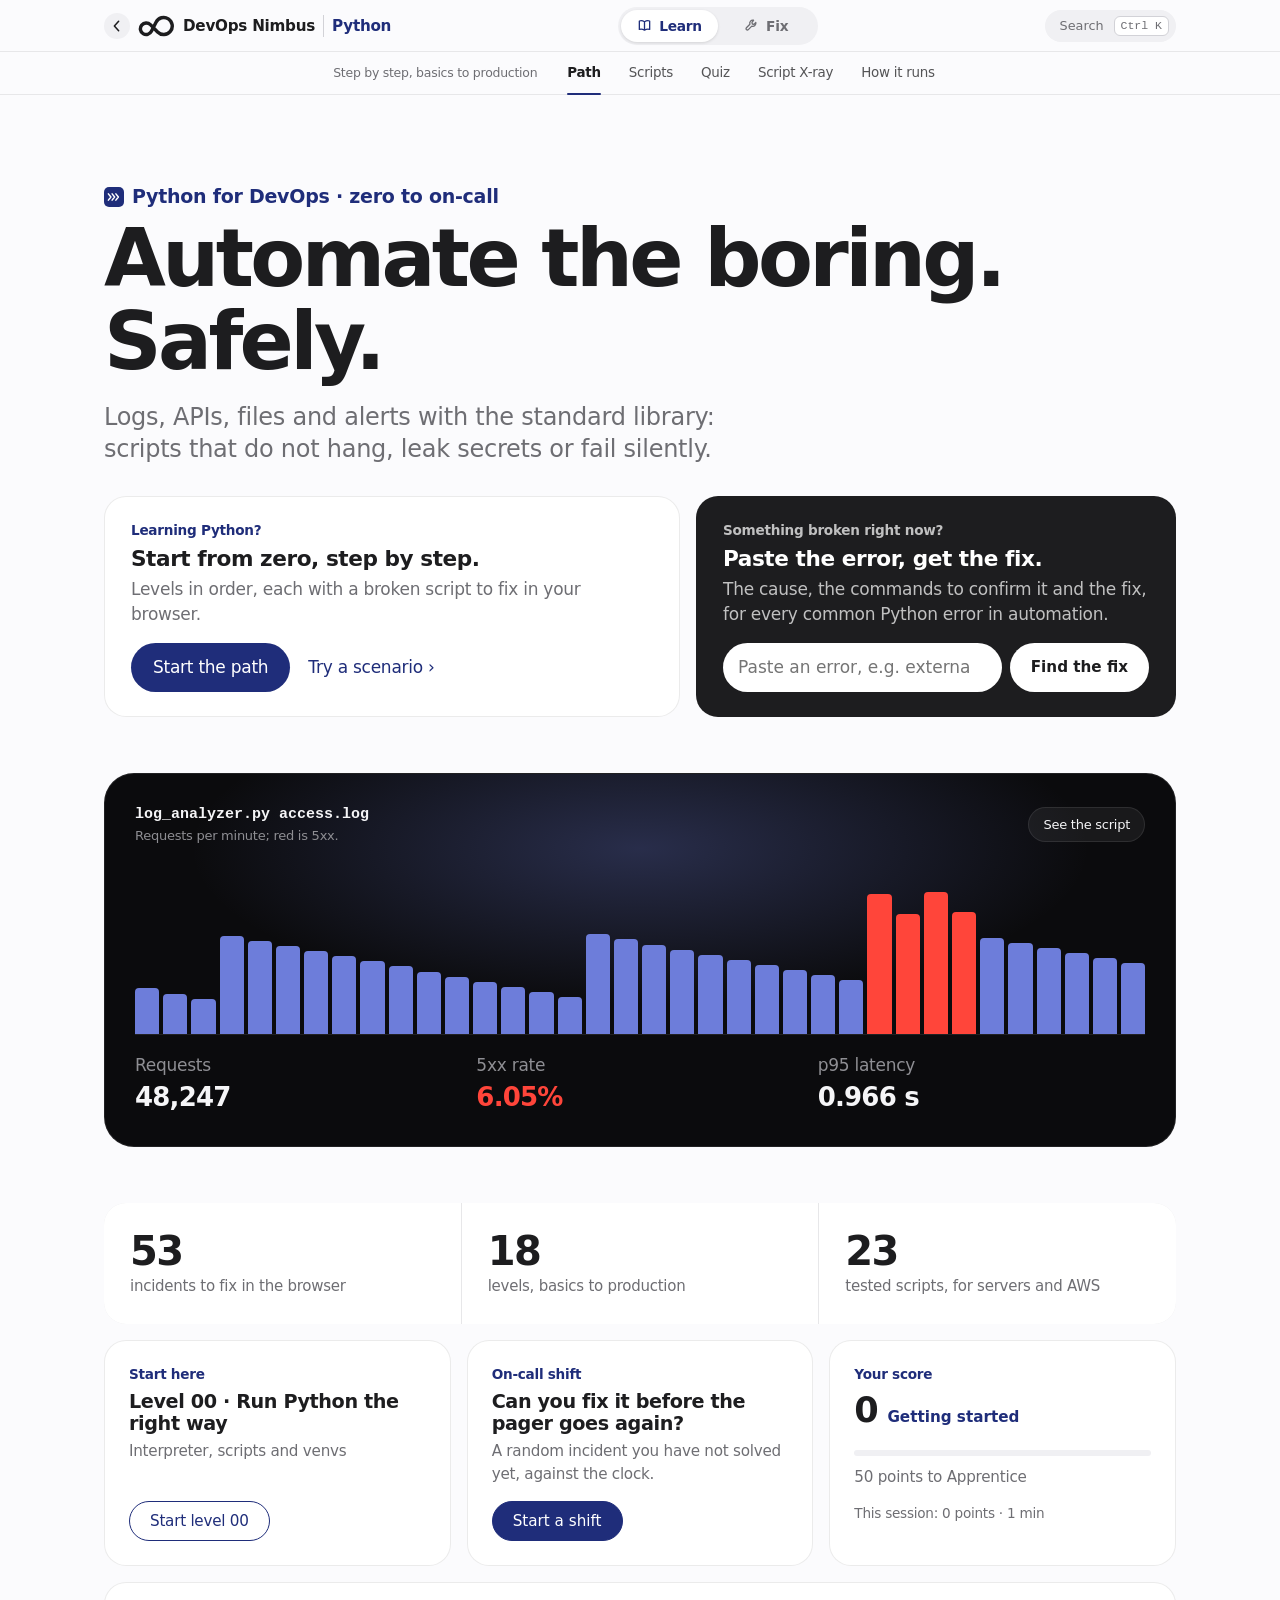
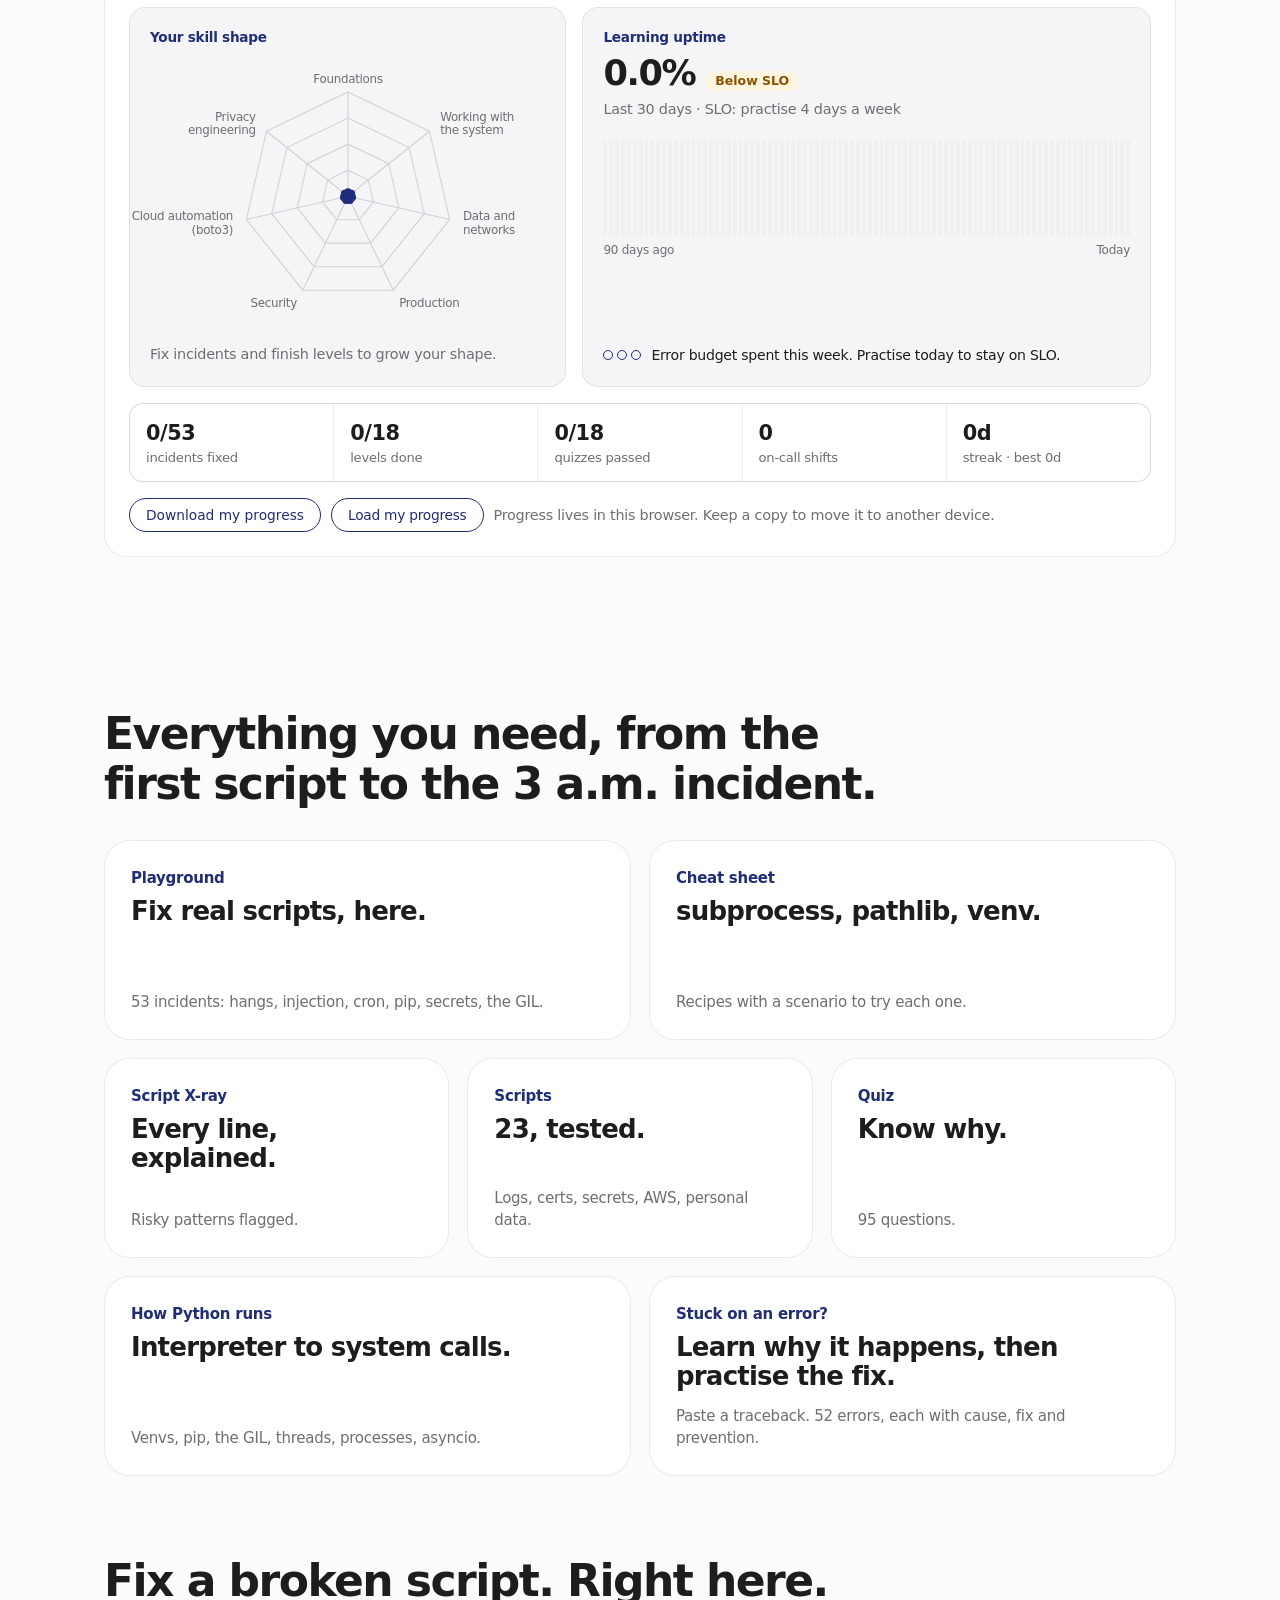
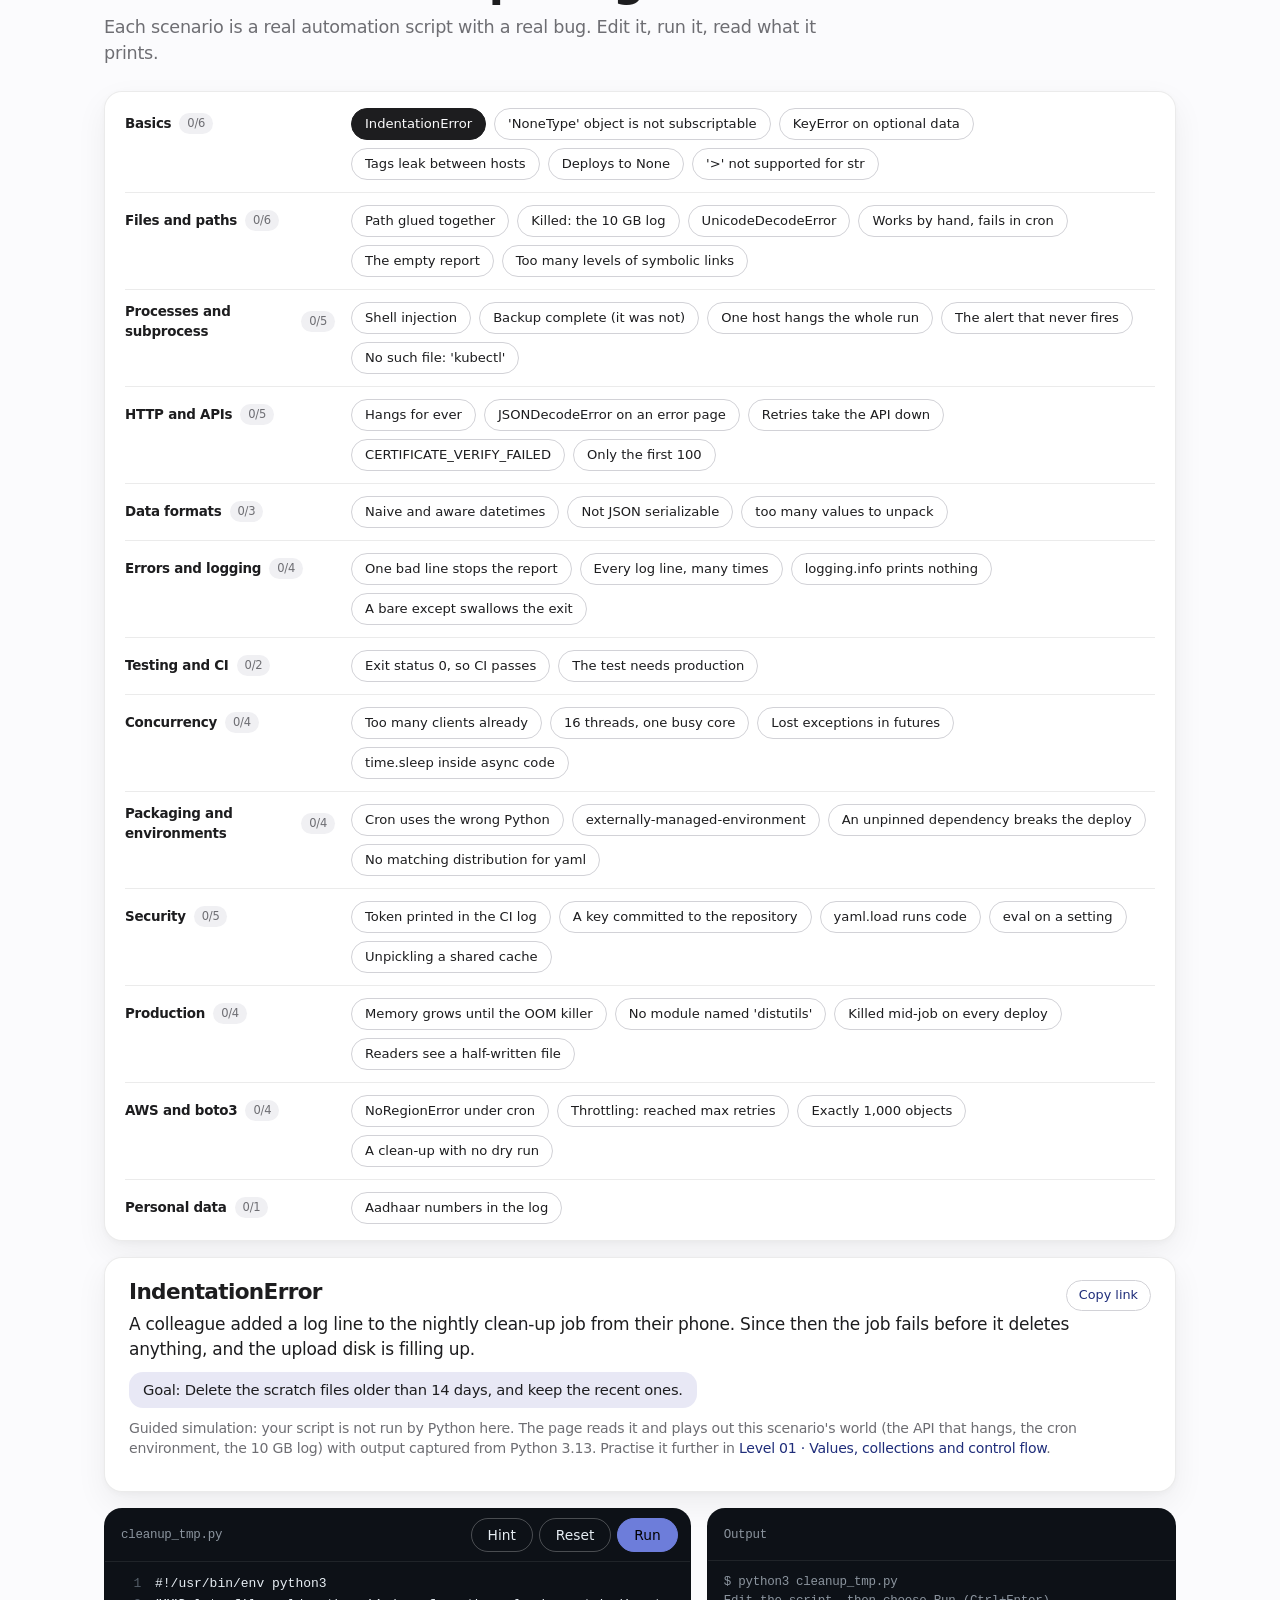
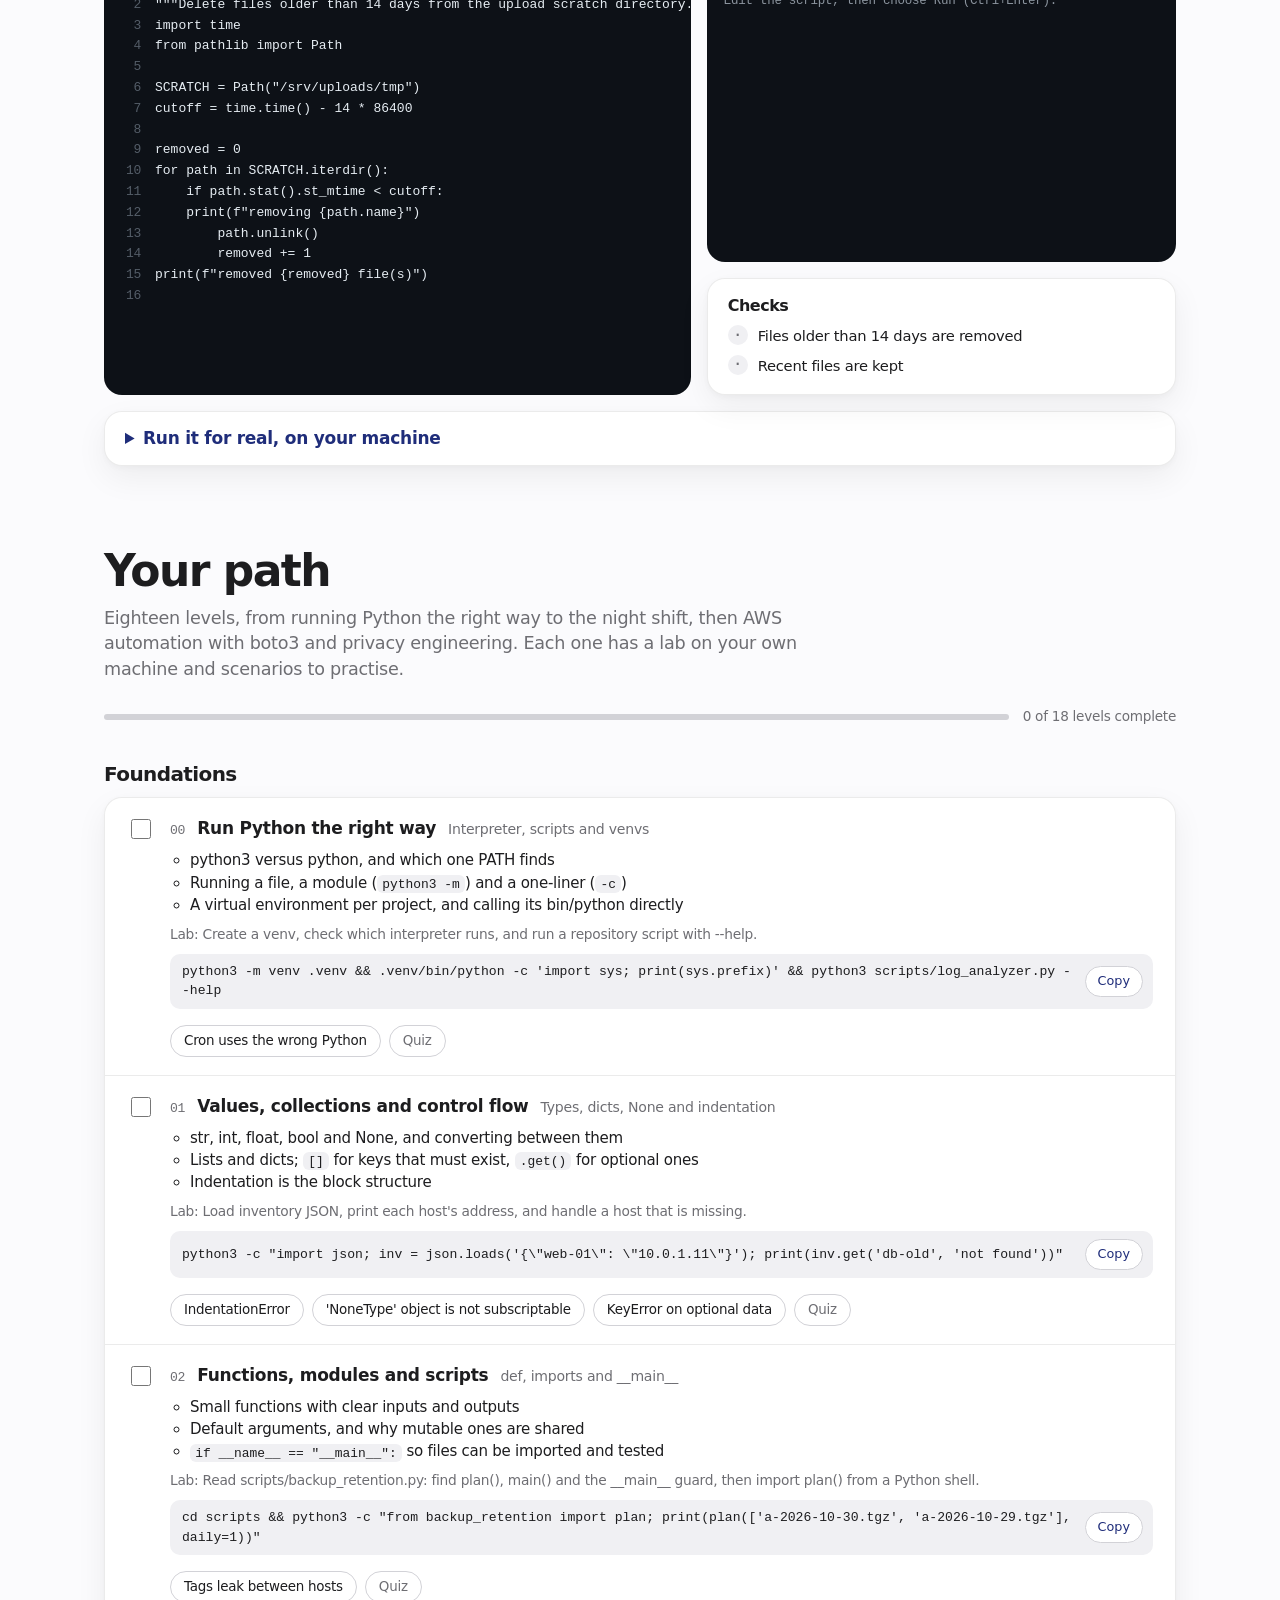
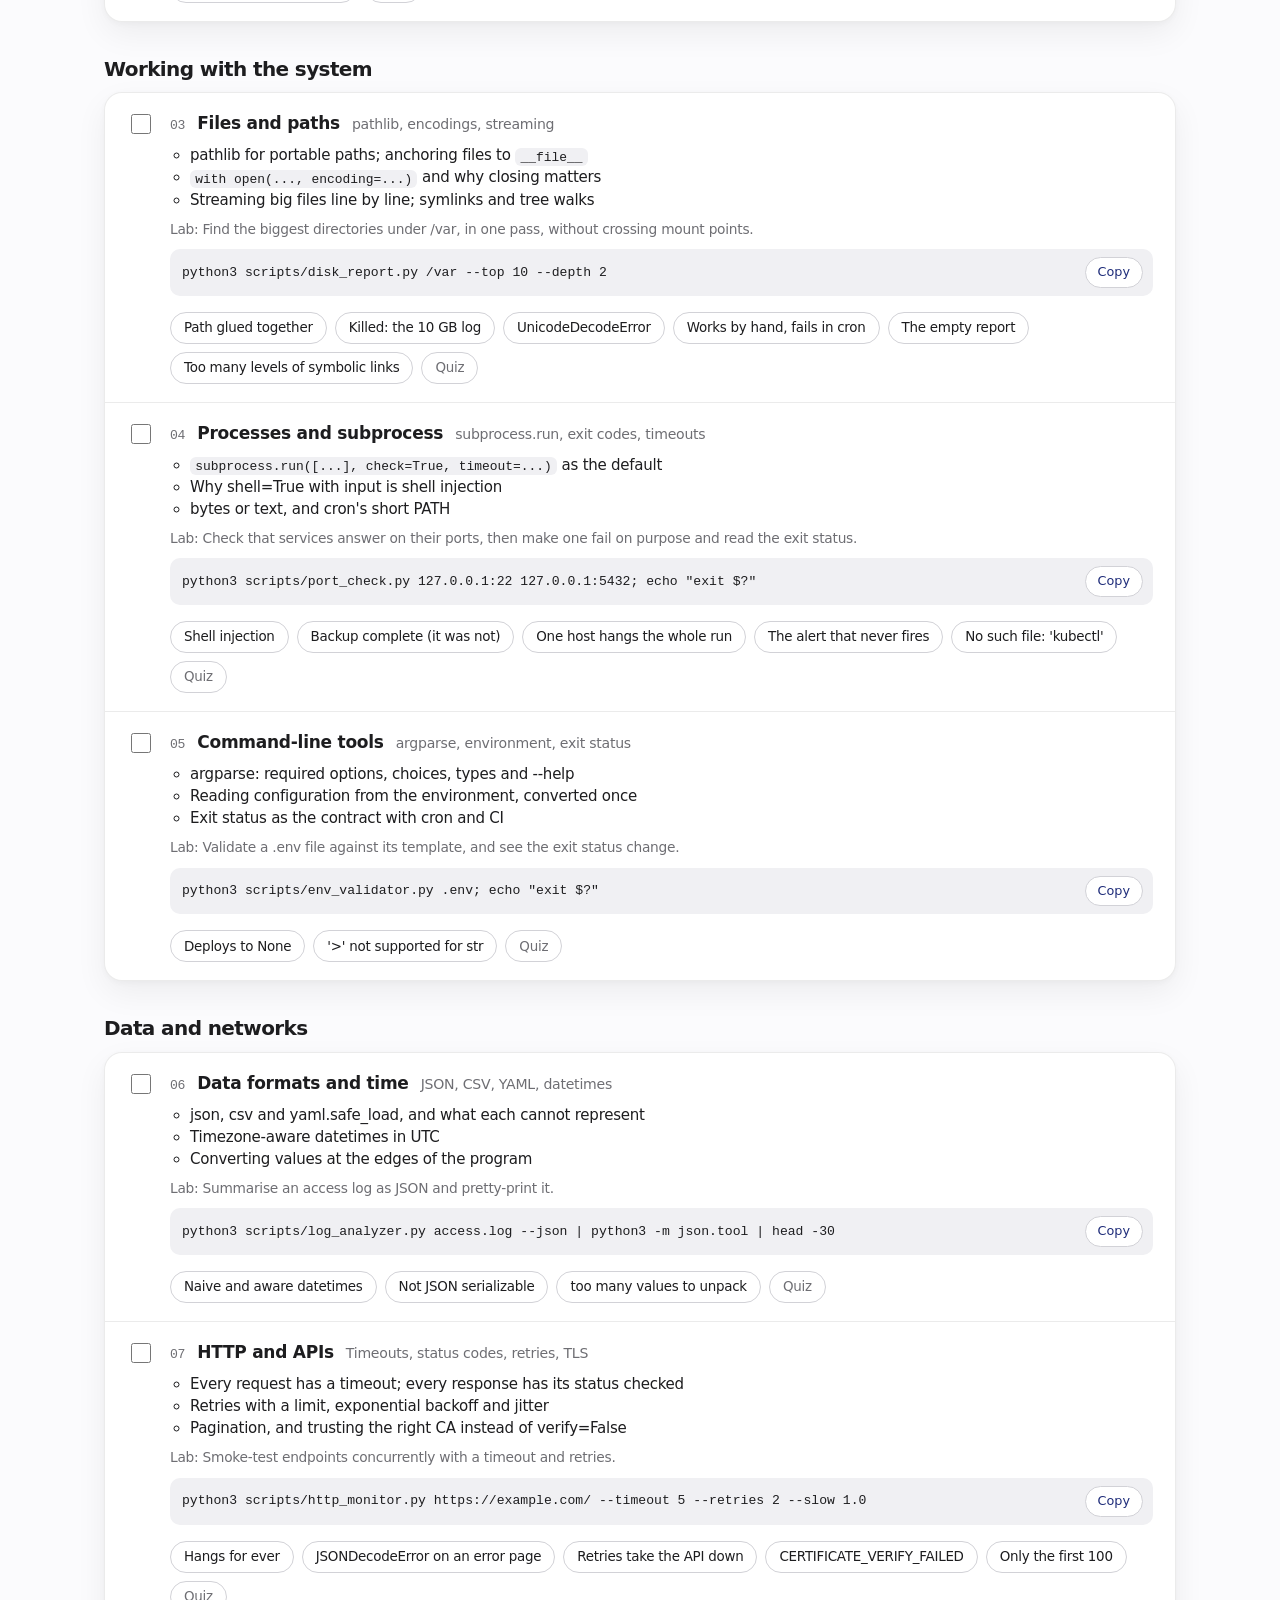
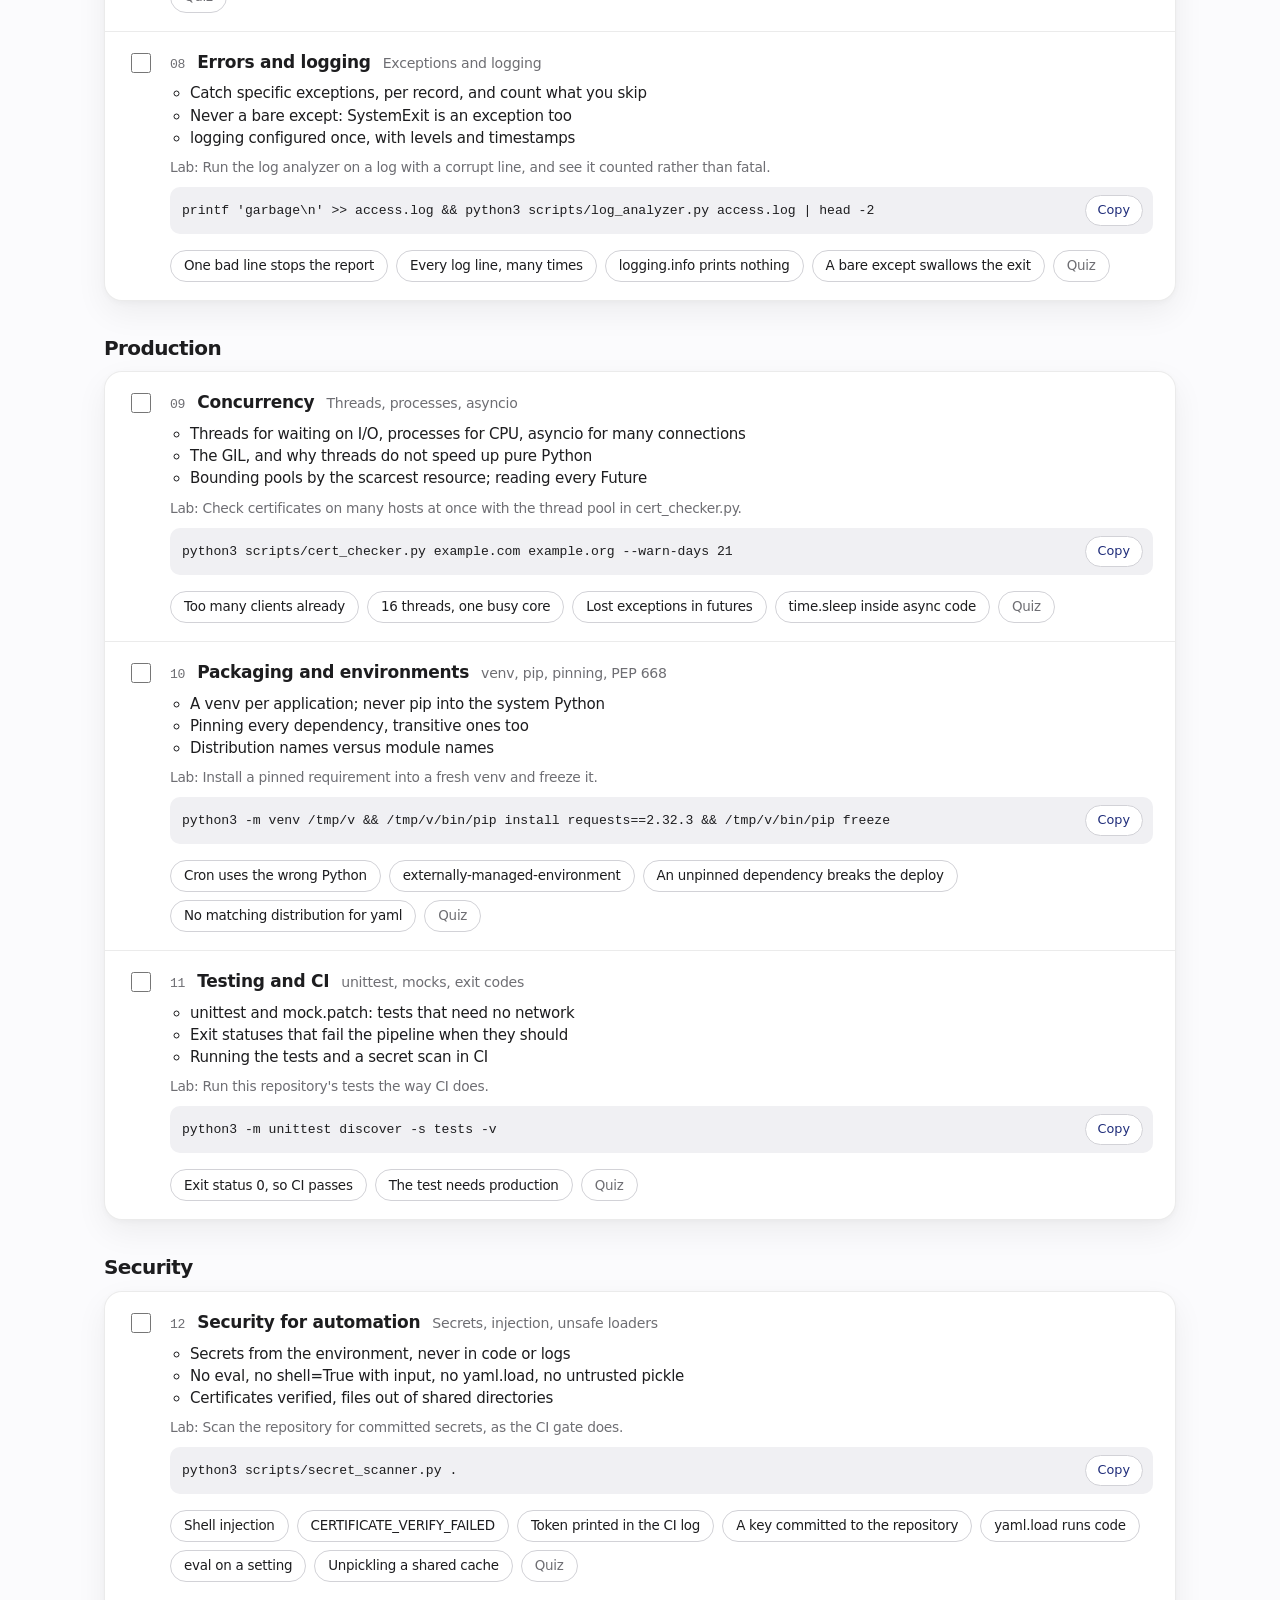
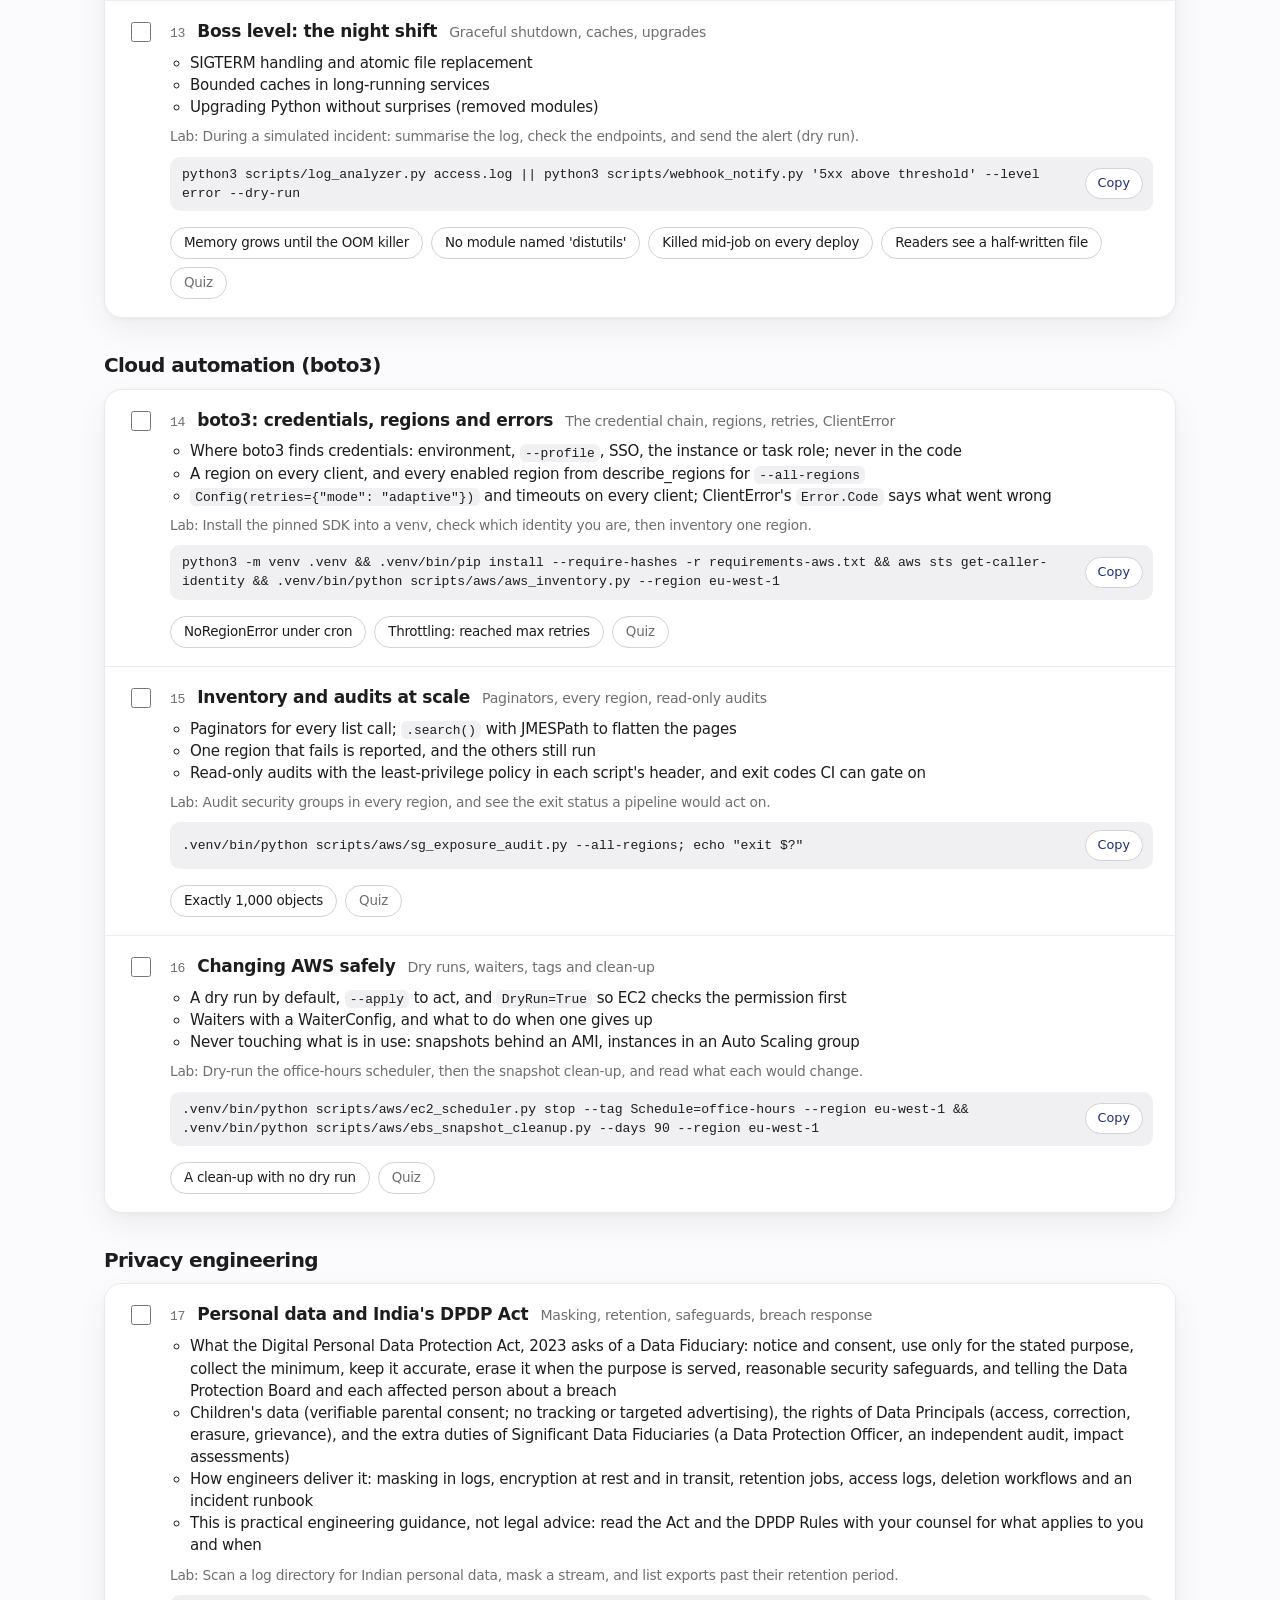
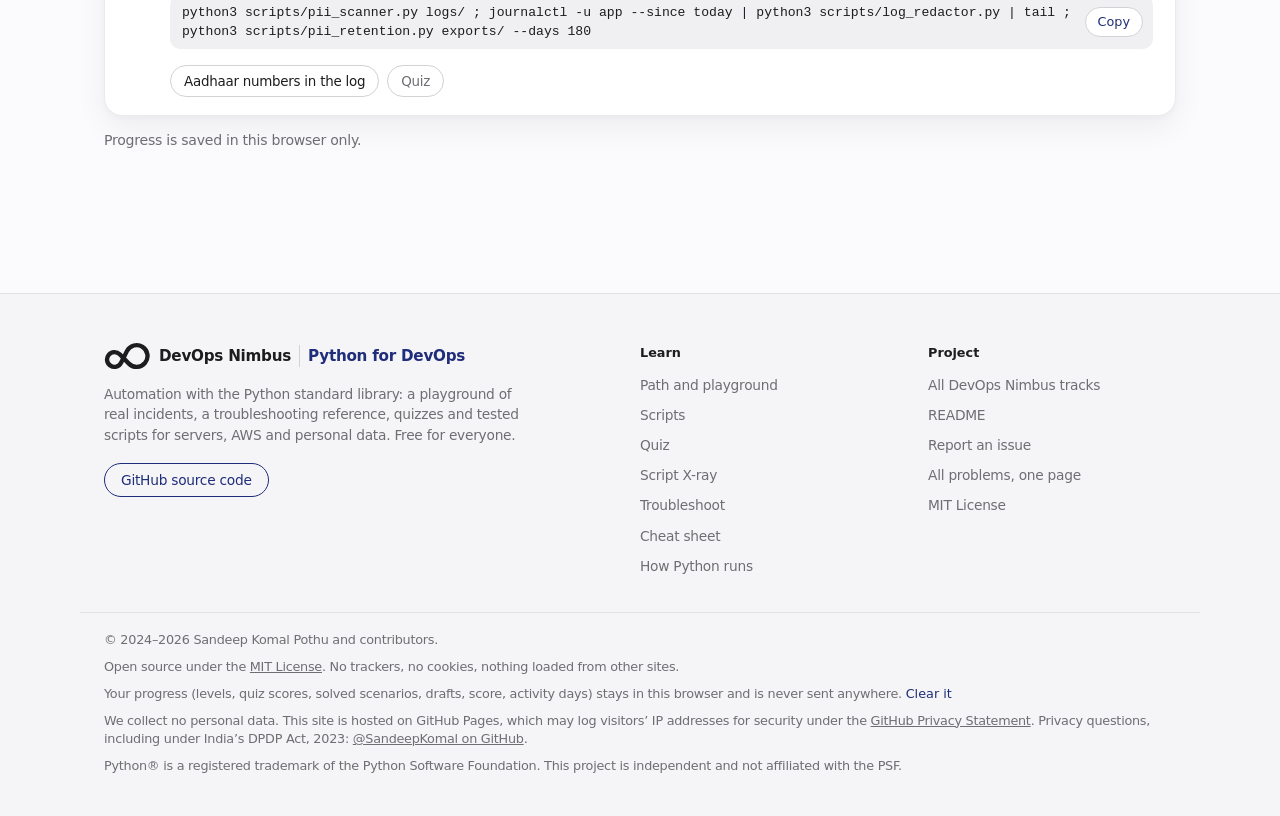
<file: site/index.html>
<!doctype html>
<html lang="en">
<head>
  <meta charset="utf-8">
  <meta name="viewport" content="width=device-width, initial-scale=1">
  <meta http-equiv="Content-Security-Policy" content="default-src 'self'; script-src 'self'; style-src 'self'; img-src 'self' data:; connect-src 'none'; base-uri 'none'; form-action 'none'">
  <meta name="description" content="Python for DevOps: fix 53 real automation incidents in the browser, from hanging HTTP calls and shell injection to cron, venv, pip and boto3 errors. Script X-ray, a troubleshooting reference for Python and AWS SDK errors, quizzes, and tested scripts for servers, AWS and personal data.">
  <meta property="og:type" content="website">
  <meta property="og:site_name" content="DevOps Nimbus">
  <meta property="og:title" content="Python for DevOps, zero to on-call · DevOps Nimbus">
  <meta property="og:description" content="Automation scripts that do not hang, leak secrets or fail silently. Practise on 53 real incidents, look up Python and boto3 errors, and X-ray your own scripts.">
  <meta property="og:url" content="https://sandeepkomal.github.io/python_scripts/">
  <link rel="canonical" href="https://sandeepkomal.github.io/python_scripts/">
  <title>Python for DevOps · DevOps Nimbus</title>
  <link rel="stylesheet" href="style.css">
  <link rel="preload" href="data.js" as="script">
  <link rel="preload" href="scenario-index.js" as="script">
  <link rel="preload" href="app.js" as="script">
  <link rel="preload" href="engage.js" as="script">
  <link rel="icon" href="favicon.svg" type="image/svg+xml">
</head>
<body>
  <a class="skip" href="#main">Skip to content</a>
  <header class="top">
    <div class="wrap top-inner">
      <div class="brand">
        <a class="brand-hub" href="https://sandeepkomal.github.io/devops-nimbus/" title="Back to all DevOps Nimbus tracks"><span class="brand-back" aria-hidden="true"><svg viewBox="0 0 8 14" width="7" height="12"><path d="M6.5 1.5 1.5 7l5 5.5" fill="none" stroke="currentColor" stroke-width="1.8" stroke-linecap="round" stroke-linejoin="round"/></svg></span><img class="mark" src="nimbus.svg" alt="" width="37" height="22"><span>DevOps Nimbus</span><span class="sr-only">: back to all tracks</span></a>
        <a class="brand-track" href="#path">Python</a>
      </div>
      <nav class="switch" aria-label="Mode">
        <a class="sw learn" href="#path"><svg viewBox="0 0 16 16" width="15" height="15" aria-hidden="true"><path d="M2.5 3.2c1.8-.6 3.6-.4 5.5.8 1.9-1.2 3.7-1.4 5.5-.8v9c-1.8-.6-3.6-.4-5.5.8-1.9-1.2-3.7-1.4-5.5-.8zM8 4v9" fill="none" stroke="currentColor" stroke-width="1.4" stroke-linejoin="round"/></svg>Learn</a>
        <a class="sw fix" href="#fix"><svg viewBox="0 0 16 16" width="15" height="15" aria-hidden="true"><path d="M10.2 2.4a3.3 3.3 0 0 0-3.9 4.3L2.6 10.4a1.4 1.4 0 0 0 2 2l3.7-3.7a3.3 3.3 0 0 0 4.3-3.9l-2 2-1.7-.4-.4-1.7z" fill="none" stroke="currentColor" stroke-width="1.4" stroke-linejoin="round"/></svg>Fix</a>
      </nav>
      <button type="button" class="kbd-btn" id="palette-open" aria-label="Search the site (Ctrl+K)"><span>Search</span><kbd id="palette-key">Ctrl K</kbd></button>
    </div>
    <div class="wrap sub-row">
      <nav class="subnav" aria-label="Sections">
        <div class="mode learn" role="group" aria-label="Learn">
          <span class="mode-k">Step by step, basics to production</span>
          <a href="#path" data-tab="path">Path</a>
          <a href="#scripts" data-tab="scripts">Scripts</a>
          <a href="#quiz" data-tab="quiz">Quiz</a>
          <a href="#xray" data-tab="xray">Script X-ray</a>
          <a href="#arch" data-tab="arch">How it runs</a>
        </div>
        <div class="mode fix" role="group" aria-label="Fix">
          <span class="mode-k">Something broken? Find the cause and the fix</span>
          <a href="#fix" data-tab="fix">Troubleshoot</a>
          <a href="#cheats" data-tab="cheats">Cheat sheet</a>
        </div>
      </nav>
    </div>
  </header>

  <main id="main">
    <section id="tab-path" class="tab">
      <header class="hero">
        <div class="wrap">
          <p class="eyebrow"><img class="eyebrow-logo" src="logo.svg" alt="" width="20" height="20">Python for DevOps · zero to on-call</p>
          <h1>Automate the boring.<br>Safely.</h1>
          <p class="sub">Logs, APIs, files and alerts with the standard library: scripts that do not hang, leak secrets or fail silently.</p>
          <div class="doors">
            <div class="door learn">
              <p class="door-k">Learning Python?</p>
              <h2>Start from zero, step by step.</h2>
              <p>Levels in order, each with a broken script to fix in your browser.</p>
              <div class="actions">
                <a class="btn" href="#levels-title" id="cta-path">Start the path</a>
                <a class="link" href="#play/indent" id="cta-play">Try a scenario</a>
              </div>
            </div>
            <div class="door fix">
              <p class="door-k">Something broken right now?</p>
              <h2>Paste the error, get the fix.</h2>
              <p>The cause, the commands to confirm it and the fix, for every common Python error in automation.</p>
              <div class="door-search"><input id="door-q" type="search" placeholder="Paste an error, e.g. externally-managed-environment" aria-label="Paste an error" autocomplete="off"><button type="button" class="pill" id="door-go">Find the fix</button></div>
            </div>
          </div>
          <div class="stage" id="stage" aria-label="A live log analysis, as log_analyzer.py reports it"></div>
          <div class="stats" id="stats"></div>
          <section class="engage" id="engage" aria-label="Your learning"></section>
        </div>
      </header>

      <div class="wrap">
        <section class="bento-block" aria-labelledby="bento-title">
          <h2 id="bento-title" class="section-title">Everything you need, from the first script to the 3 a.m. incident.</h2>
          <div class="bento" id="bento"></div>
        </section>

        <section class="playground" id="pg" aria-labelledby="pg-title">
          <div class="pg-head">
            <div>
              <h2 id="pg-title" class="section-title">Fix a broken script. Right here.</h2>
              <p class="section-sub">Each scenario is a real automation script with a real bug. Edit it, run it, read what it prints.</p>
            </div>
          </div>
          <div class="pg-scenarios" id="pg-scenarios" role="group" aria-label="Scenario"></div>
          <div class="pg-brief card">
            <div class="pg-brief-top">
              <h3 id="pg-title-now"></h3>
              <button type="button" class="copy" id="pg-copy" aria-label="Copy a link to this scenario">Copy link</button>
            </div>
            <p id="pg-story"></p>
            <p id="pg-goal" class="pg-goal" aria-live="polite"></p>
            <p class="note">Guided simulation: your script is not run by Python here. The page reads it and plays out this scenario's world (the API that hangs, the cron environment, the 10 GB log) with output captured from Python 3.13. Practise it further in <a id="pg-level" href="#path"></a>.</p>
          </div>
          <div class="pg-body">
            <div class="pg-editor">
              <div class="pg-bar"><span class="pg-file" id="pg-file"></span>
                <span class="pg-buttons">
                  <button type="button" class="pill small-pill" id="pg-hint-btn">Hint</button>
                  <button type="button" class="pill small-pill" id="pg-reset">Reset</button>
                  <button type="button" class="pill primary small-pill" id="pg-run">Run</button>
                </span>
              </div>
              <div class="pg-code-wrap">
                <div class="pg-gutter" id="pg-gutter" aria-hidden="true"></div>
                <textarea id="pg-code" spellcheck="false" autocapitalize="off" autocomplete="off" aria-label="Script editor. Tab indents, Ctrl+Enter runs, Escape then Tab leaves the editor."></textarea>
              </div>
            </div>
            <div class="pg-side">
              <div class="pg-term">
                <div class="pg-bar dark"><span>Output</span></div>
                <div class="pg-out" id="pg-out" role="log" aria-live="polite" aria-label="Output"></div>
              </div>
              <div class="card pg-status">
                <h3>Checks</h3>
                <ul class="pg-checks" id="pg-checks"></ul>
                <div id="pg-hint" aria-live="polite"></div>
              </div>
            </div>
          </div>
          <details class="card pg-real">
            <summary>Run it for real, on your machine</summary>
            <pre><code id="pg-real"></code></pre>
          </details>
        </section>

        <h2 class="section-title" id="levels-title">Your path</h2>
        <p class="section-sub">Eighteen levels, from running Python the right way to the night shift, then AWS automation with boto3 and privacy engineering. Each one has a lab on your own machine and scenarios to practise.</p>
        <div class="progress-row">
          <div class="bar" role="progressbar" aria-label="Levels complete" aria-valuemin="0" aria-valuemax="14" id="bar"><span id="bar-fill"></span></div>
          <span id="bar-text"></span>
        </div>
        <div id="levels"></div>
        <p class="note">Progress is saved in this browser only.</p>
      </div>
    </section>

    <section id="tab-scripts" class="tab wrap" hidden>
      <h2>Scripts, tested and ready</h2>
      <p class="lede">The repository's <code>scripts/</code> need only Python 3.10 or newer; <code>scripts/aws/</code> adds boto3, pinned in <code>requirements-aws.txt</code>. Every one has <code>--help</code>, safe defaults (changes are dry runs until <code>--apply</code>), JSON output and exit codes for cron and CI, and never prints a secret or personal data. The samples are real runs; the AWS ones ran against botocore's Stubber, as in the tests.</p>
      <div id="scripts-list" class="scripts"></div>
    </section>

    <section id="tab-quiz" class="tab wrap" hidden>
      <h2>Quiz</h2>
      <p class="lede">Scenario questions for every level. You see right or wrong at once, with the reasoning.</p>
      <label class="field">Practise
        <select id="quiz-level"></select>
      </label>
      <div id="quiz-list"></div>
    </section>

    <section id="tab-xray" class="tab wrap" hidden>
      <h2>Script X-ray</h2>
      <p class="lede">Paste a Python script: every line explained, risky patterns flagged, missing essentials listed. Nothing leaves your browser; do not paste real secrets.</p>
      <div class="card xray-paste">
        <label for="xray-input" class="xray-paste-label">Your script</label>
        <textarea id="xray-input" rows="12" spellcheck="false" autocapitalize="off" placeholder="import subprocess&#10;..."></textarea>
        <p id="xray-error" class="xray-warn" hidden></p>
        <div class="xray-paste-actions">
          <button type="button" class="pill primary small-pill" id="xray-go">Explain</button>
          <span id="xray-examples"></span>
          <button type="button" class="pill small-pill" id="xray-clear">Clear</button>
          <span class="note">Ctrl+Enter explains.</span>
        </div>
      </div>
      <div id="xray-result" hidden>
        <p class="xray-result-title" id="xray-summary"></p>
        <div id="xray-review"></div>
        <div class="xray">
          <ol id="xray-lines" class="code" aria-label="Script lines"></ol>
          <aside id="xray-note" class="card" aria-live="polite"><p class="muted">Pick a line on the left.</p></aside>
        </div>
      </div>
    </section>

    <section id="tab-fix" class="tab wrap" hidden>
      <p class="mode-banner"><strong>Fix mode.</strong> For when something is broken right now. Learning Python instead? <a href="#path">Start the path</a>.</p>
      <h2>Stuck on an error?</h2>
      <p class="lede">Paste an error message or a whole traceback, or pick a symptom. Each answer explains why it happens, how to confirm it and how to fix and prevent it, then gives you a safe scenario to break and fix it yourself, so you recognise it next time. Every entry has its own link.</p>
      <label class="field wide">Search errors and symptoms
        <input id="fix-q" type="search" placeholder="Paste an error, e.g. externally-managed-environment" autocomplete="off">
      </label>
      <div id="fix-list" class="doctor-groups"></div>
      <div id="fix-out"></div>
      <p class="note">Also as one plain page, readable without JavaScript: <a href="problems.html">all problems and fixes</a>.</p>
    </section>

    <section id="tab-cheats" class="tab wrap" hidden>
      <h2>Cheat sheet</h2>
      <p class="lede">The recipes and commands people actually use. Try opens the scenario whose fix uses that recipe; Lab needs your own machine.</p>
      <label class="field">Search
        <input id="cheat-q" type="search" placeholder="subprocess, timeout, venv..." autocomplete="off">
      </label>
      <div id="cheat-out"></div>
    </section>

    <section id="tab-arch" class="tab wrap" hidden>
      <h2>How Python runs your script</h2>
      <p class="lede">From the shell that starts python3 to the system calls at the bottom. Point at a component, or tab to it, to read what it does and how it breaks.</p>
      <div class="arch" id="arch"></div>
      <h3 class="section-title small-title">The standard library for operations</h3>
      <div class="stdlib" id="stdlib"></div>
    </section>
  </main>

  <footer class="foot">
    <div class="wrap foot-grid">
      <div class="foot-brand">
        <a class="brand" href="#path"><img class="mark" src="nimbus.svg" alt="" width="47" height="28">DevOps Nimbus <span class="brand-track">Python for DevOps</span></a>
        <p>Automation with the Python standard library: a playground of real incidents, a troubleshooting reference, quizzes and tested scripts for servers, AWS and personal data. Free for everyone.</p>
        <a class="pill small-pill" href="https://github.com/SandeepKomal/python_scripts">GitHub source code</a>
      </div>
      <nav class="foot-col" aria-label="Learn">
        <h2>Learn</h2>
        <a href="#path">Path and playground</a>
        <a href="#scripts">Scripts</a>
        <a href="#quiz">Quiz</a>
        <a href="#xray">Script X-ray</a>
        <a href="#fix">Troubleshoot</a>
        <a href="#cheats">Cheat sheet</a>
        <a href="#arch">How Python runs</a>
      </nav>
      <nav class="foot-col" aria-label="Project">
        <h2>Project</h2>
        <a href="https://sandeepkomal.github.io/devops-nimbus/">All DevOps Nimbus tracks</a>
        <a href="https://github.com/SandeepKomal/python_scripts#readme">README</a>
        <a href="https://github.com/SandeepKomal/python_scripts/issues">Report an issue</a>
        <a href="problems.html">All problems, one page</a>
        <a href="https://github.com/SandeepKomal/python_scripts/blob/main/LICENSE">MIT License</a>
      </nav>
    </div>
    <div class="wrap foot-base">
      <p>© 2024–2026 Sandeep Komal Pothu and contributors.</p>
      <p>Open source under the <a href="https://github.com/SandeepKomal/python_scripts/blob/main/LICENSE">MIT License</a>. No trackers, no cookies, nothing loaded from other sites.</p>
      <p>Your progress (levels, quiz scores, solved scenarios, drafts, score, activity days) stays in this browser and is never sent anywhere. <button type="button" class="link-btn" id="forget">Clear it</button></p>
      <p>We collect no personal data. This site is hosted on GitHub Pages, which may log visitors’ IP addresses for security under the <a href="https://docs.github.com/en/site-policy/privacy-policies/github-general-privacy-statement">GitHub Privacy Statement</a>. Privacy questions, including under India’s DPDP Act, 2023: <a href="https://github.com/SandeepKomal">@SandeepKomal on GitHub</a>.</p>
      <p class="foot-tm">Python® is a registered trademark of the Python Software Foundation. This project is independent and not affiliated with the PSF.</p>
    </div>
  </footer>

  <dialog id="palette" class="palette" aria-label="Search">
    <input id="palette-input" type="text" placeholder="Jump to a scenario, error, level or section" autocomplete="off" aria-controls="palette-list">
    <ul id="palette-list" role="listbox"></ul>
    <p class="palette-foot muted"><kbd>↑</kbd> <kbd>↓</kbd> to move · <kbd>Enter</kbd> to open · <kbd>Esc</kbd> to close</p>
  </dialog>

  <!-- Only what the first screen needs; app.js loads the playground, X-ray, quiz bank and "How Python runs" after it. -->
  <script src="data.js"></script>
  <script src="scenario-index.js"></script>
  <script src="app.js"></script>
  <script src="engage.js"></script>
</body>
</html>
</file>
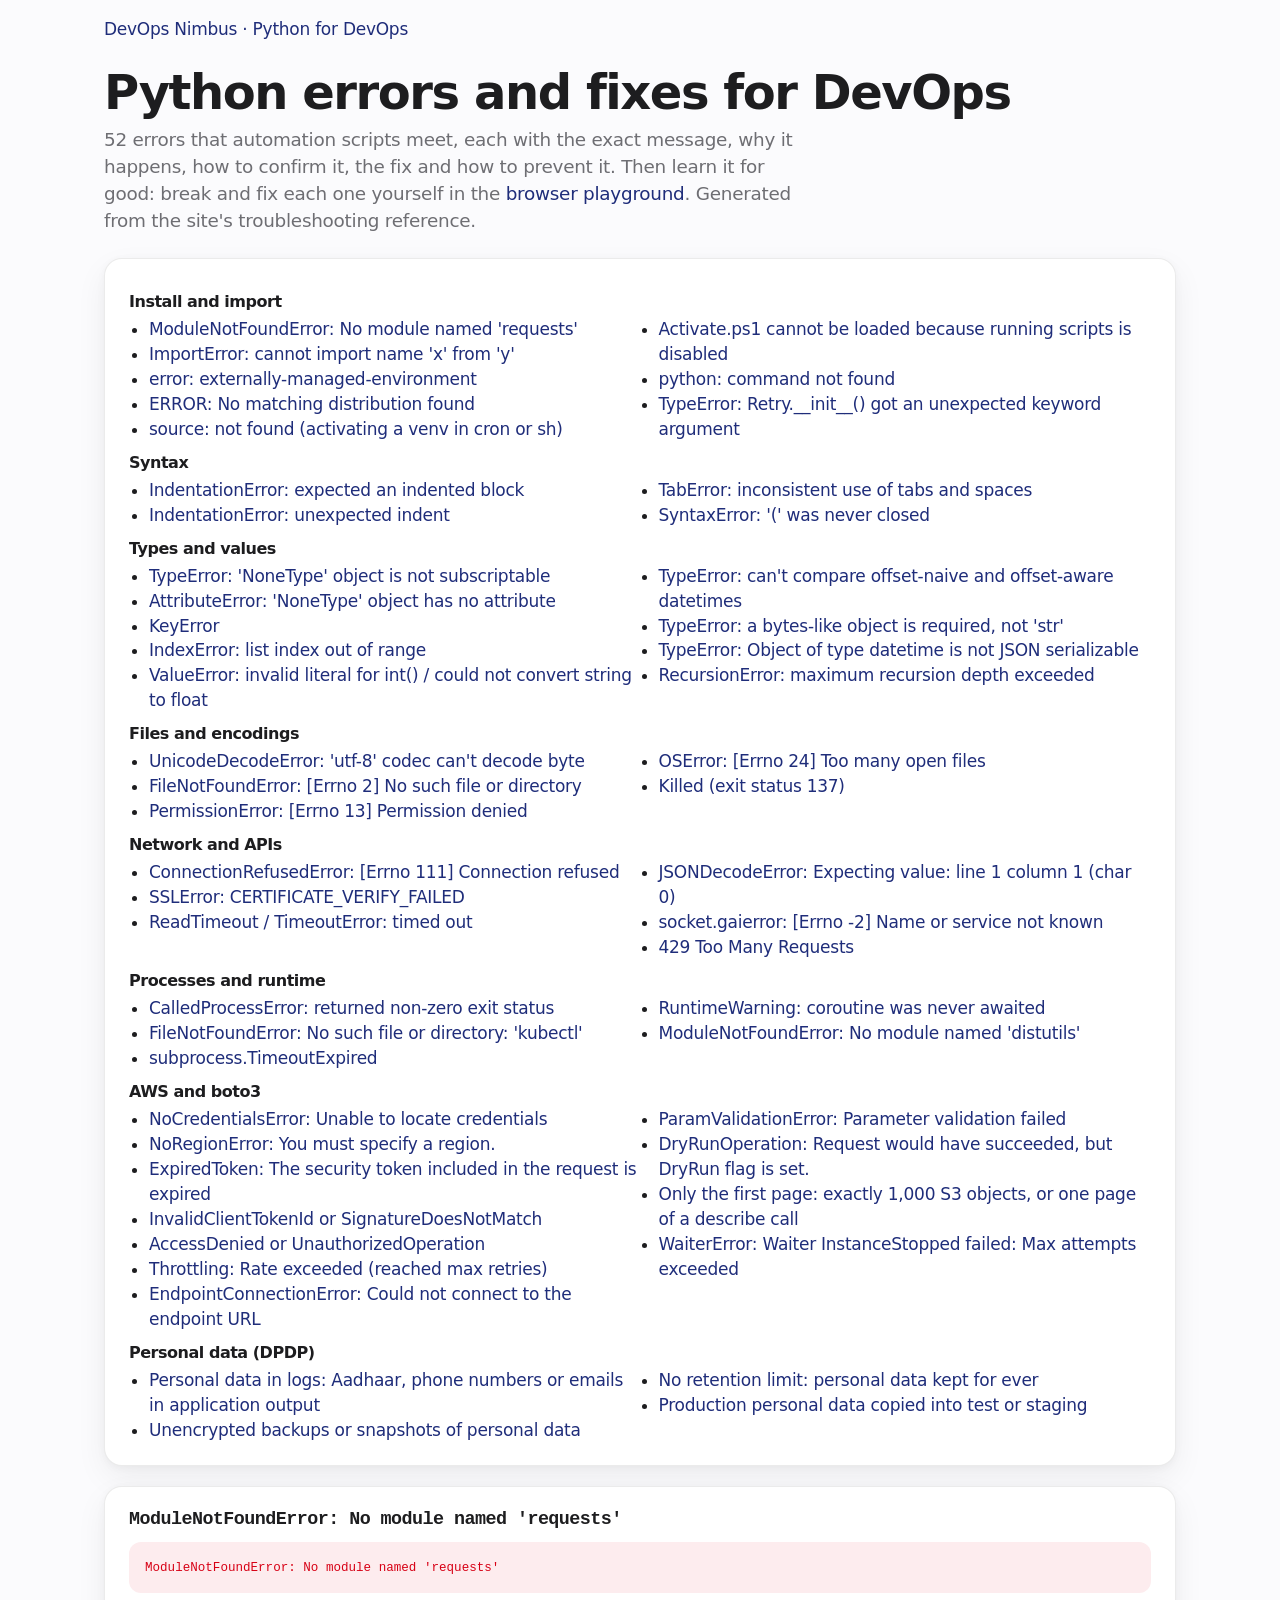
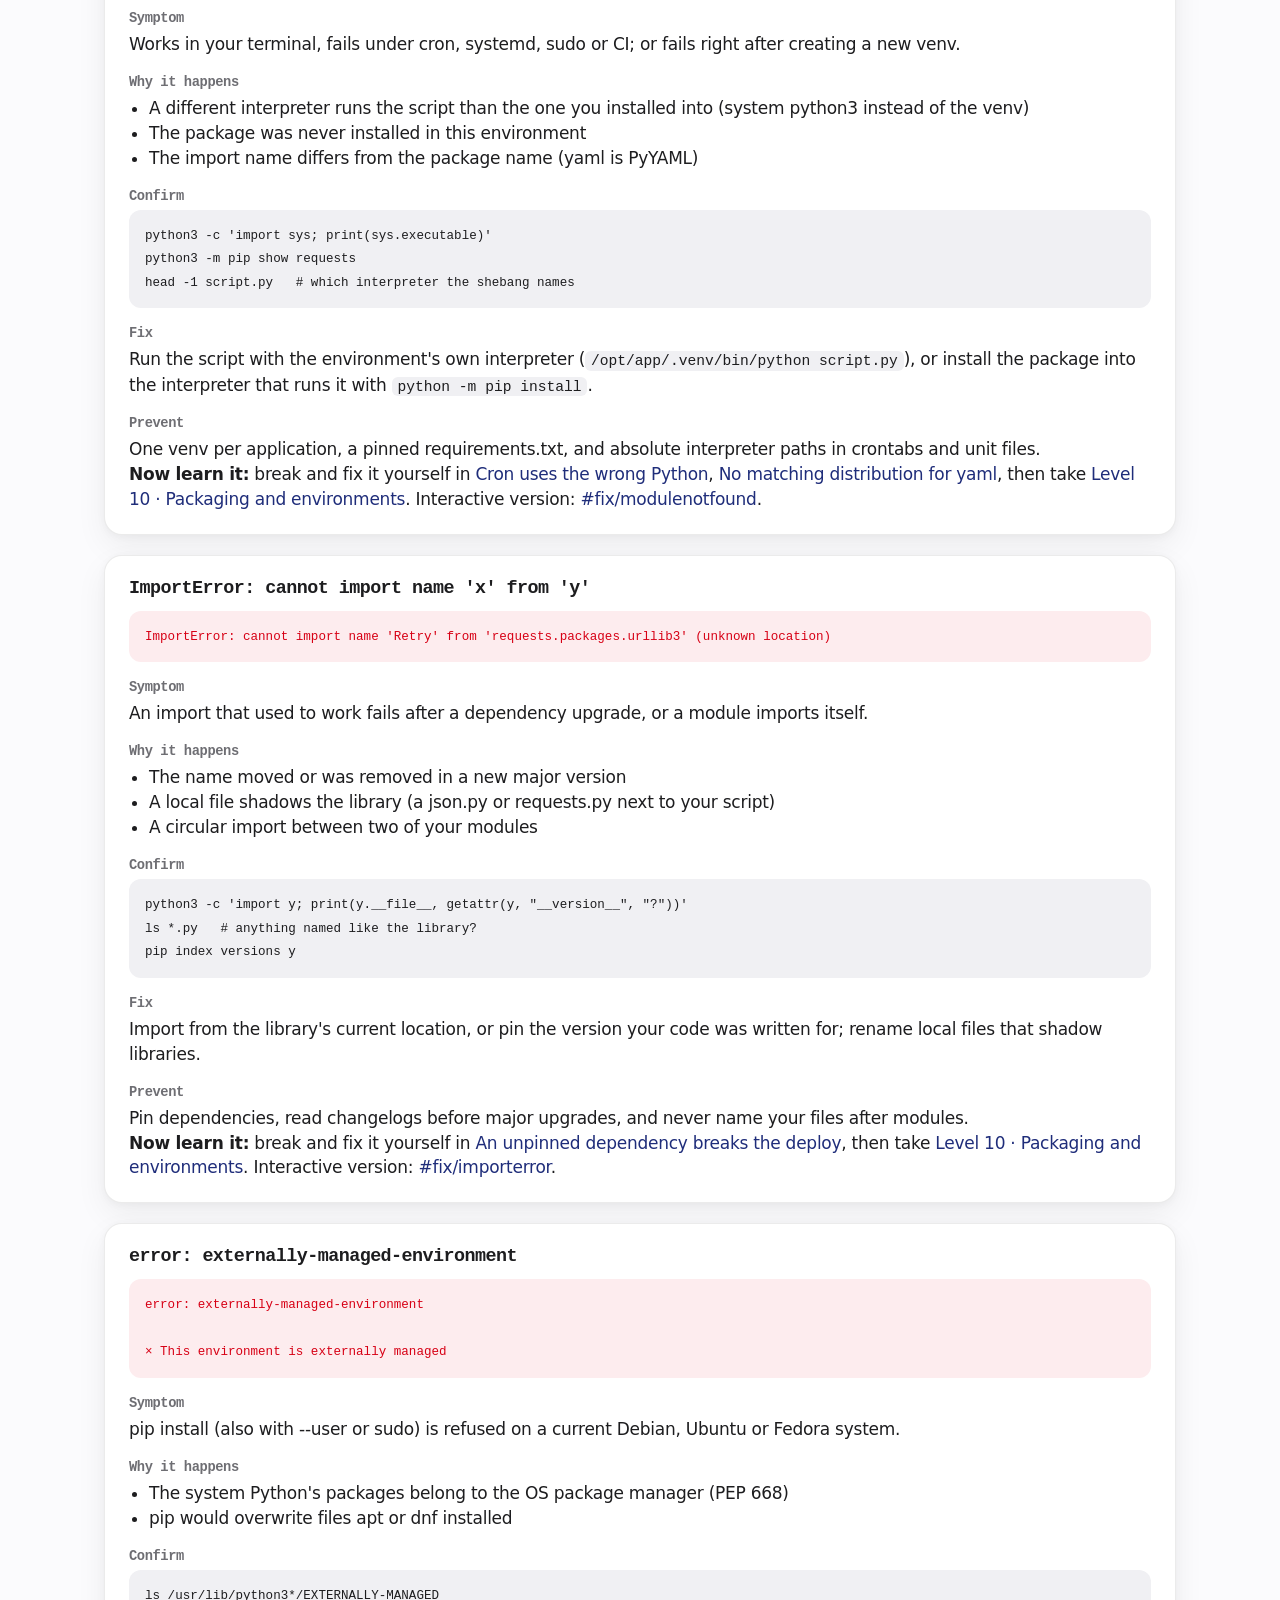
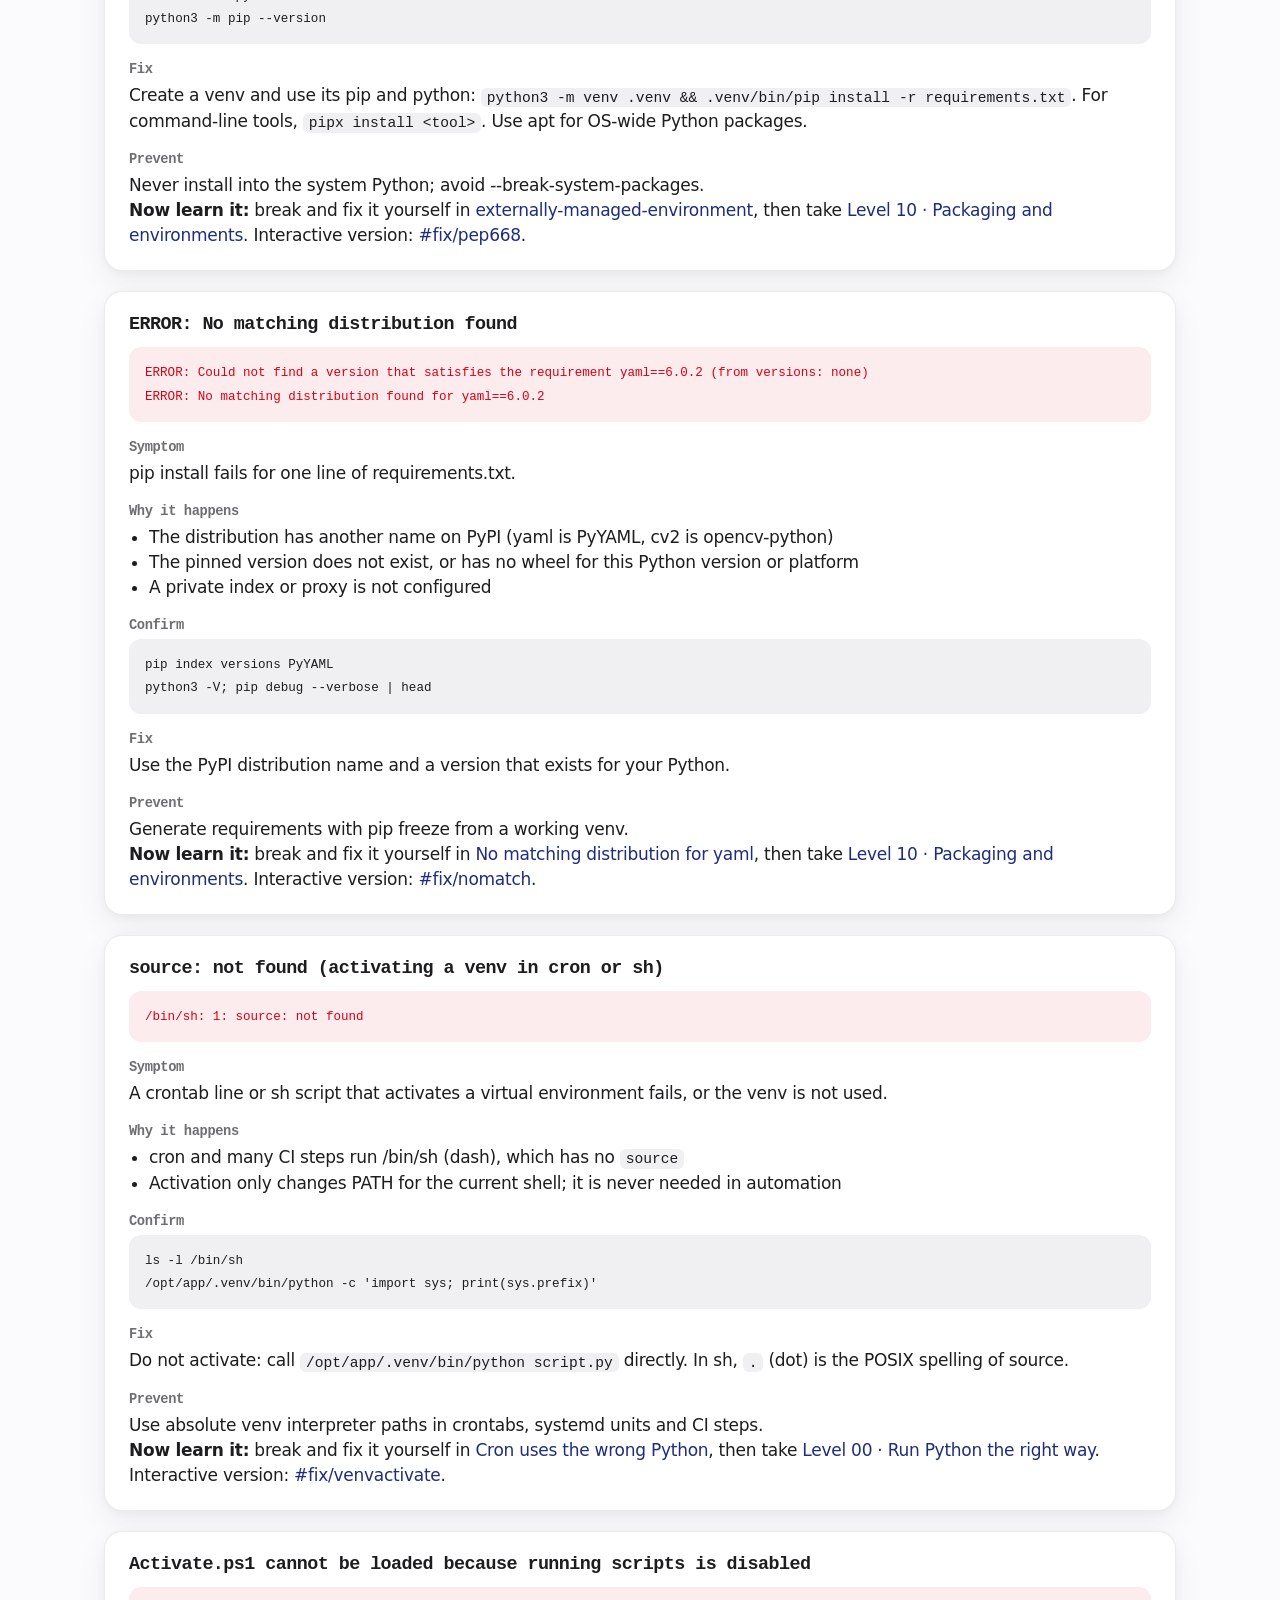
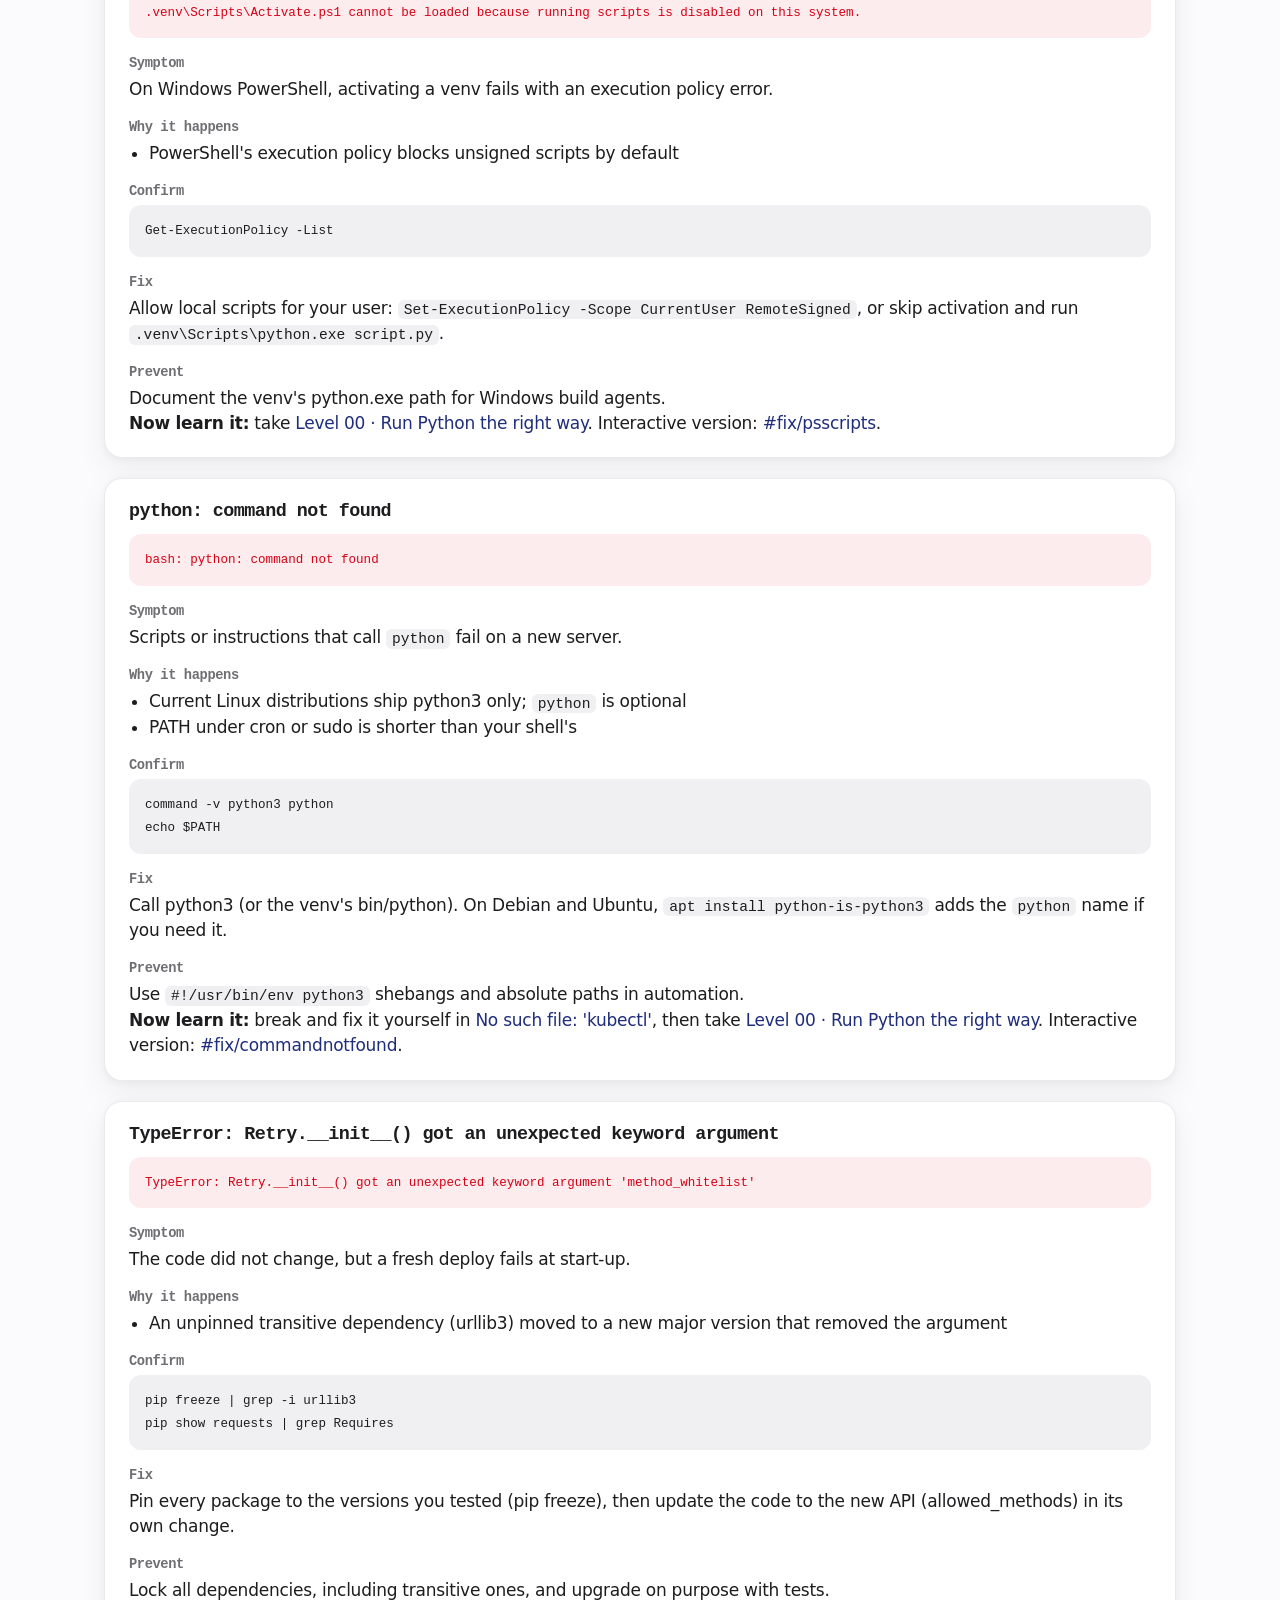
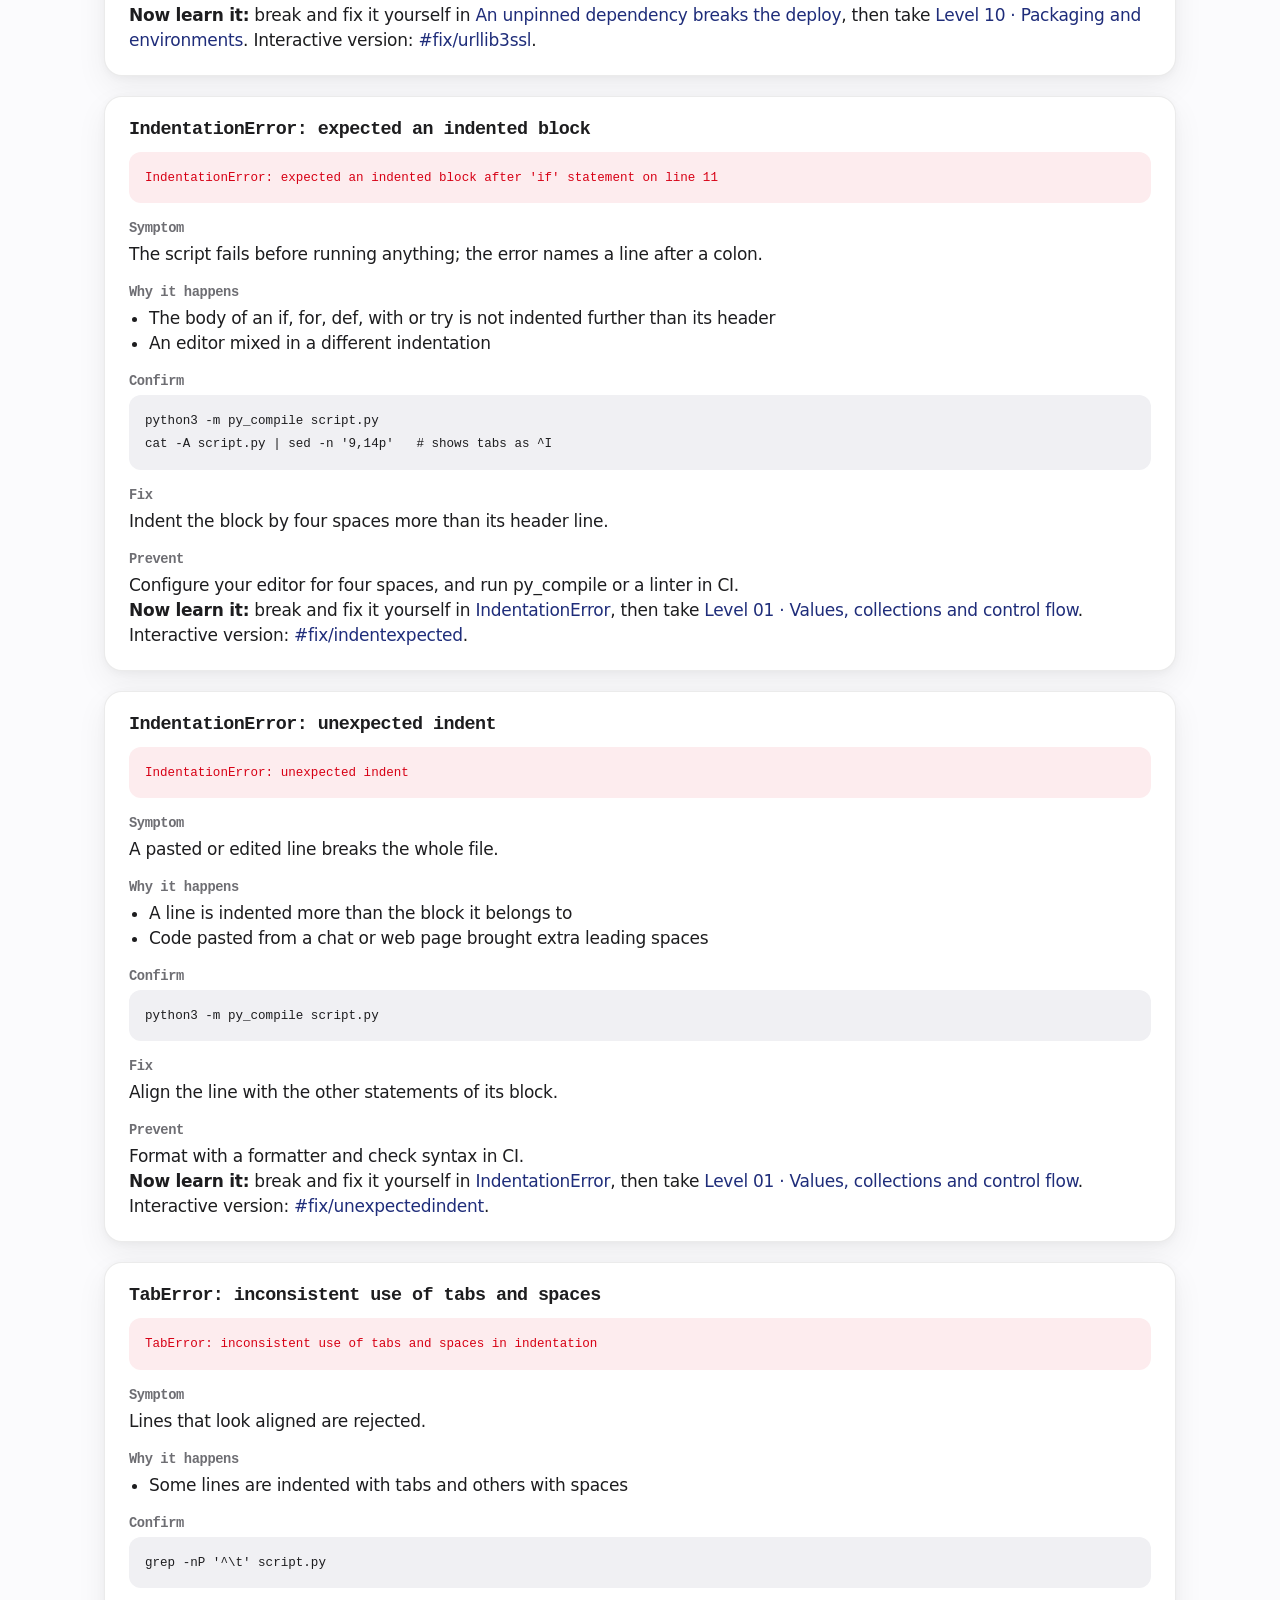
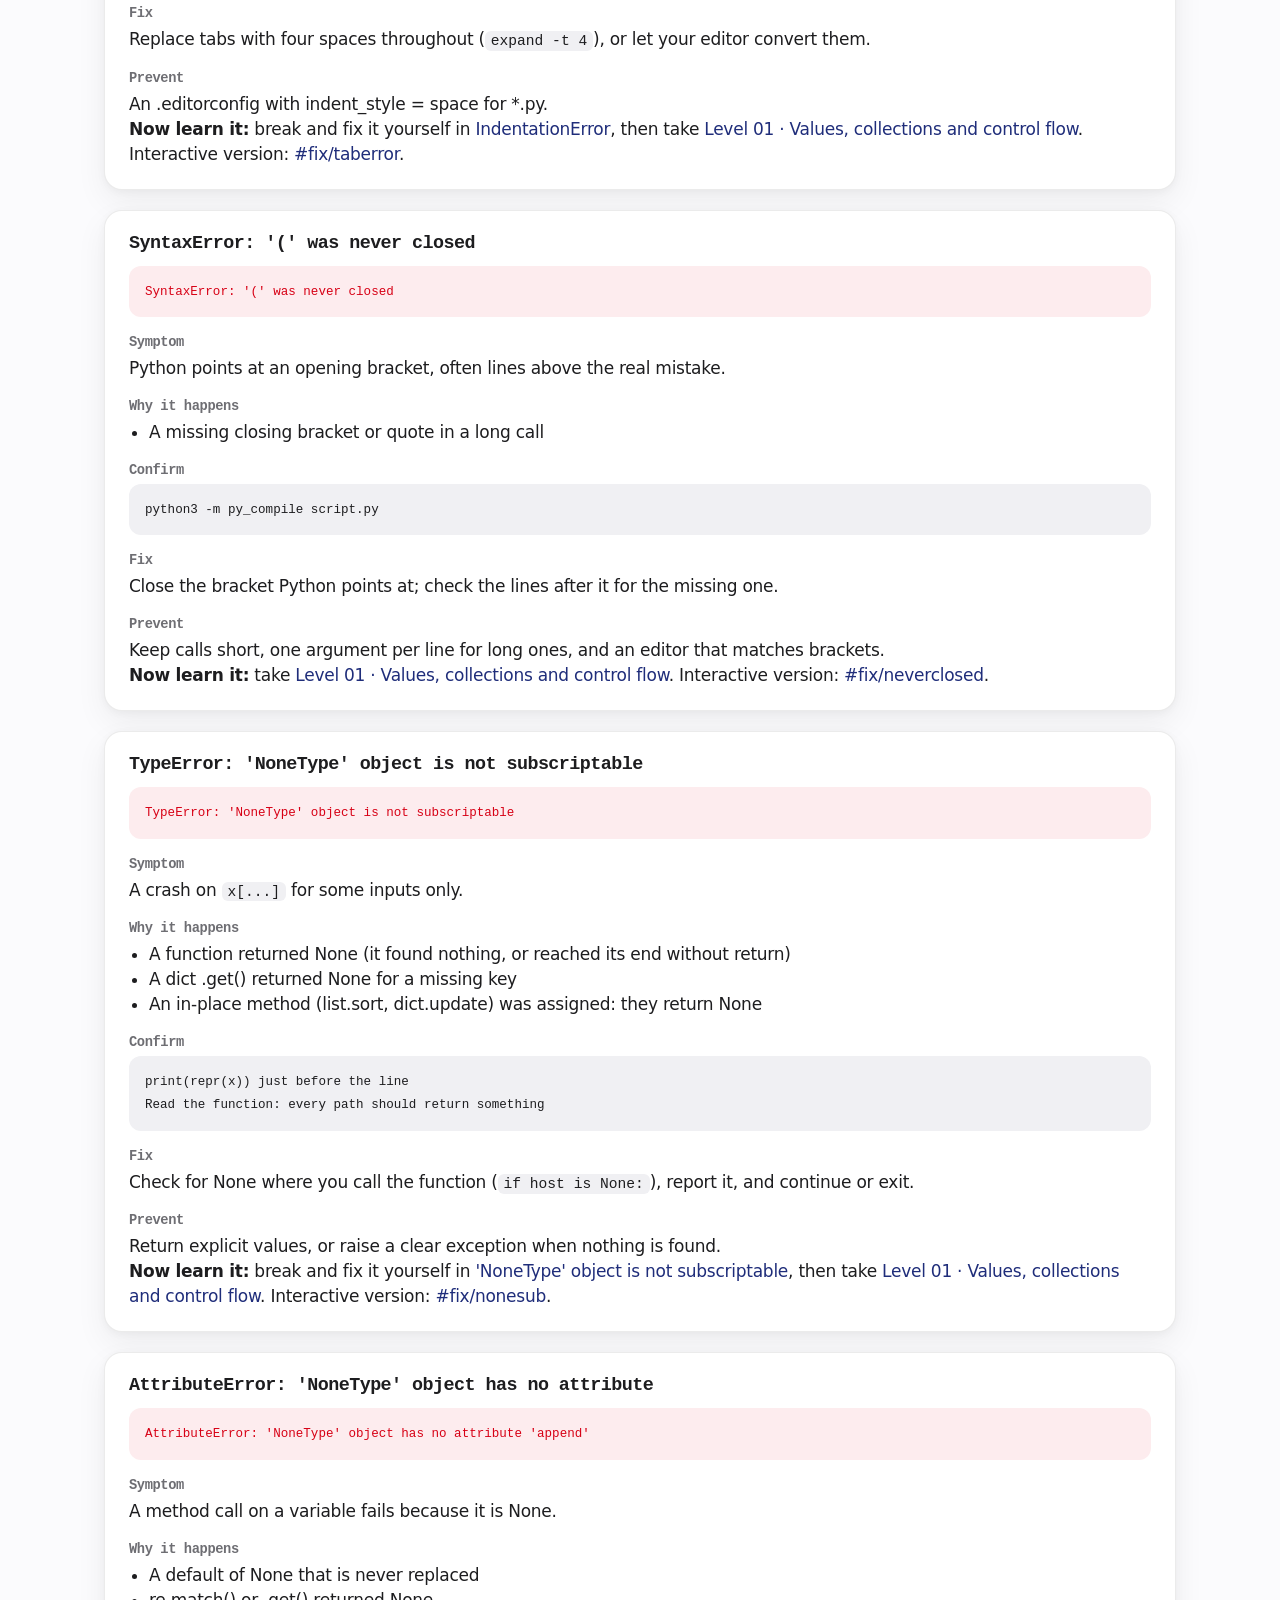
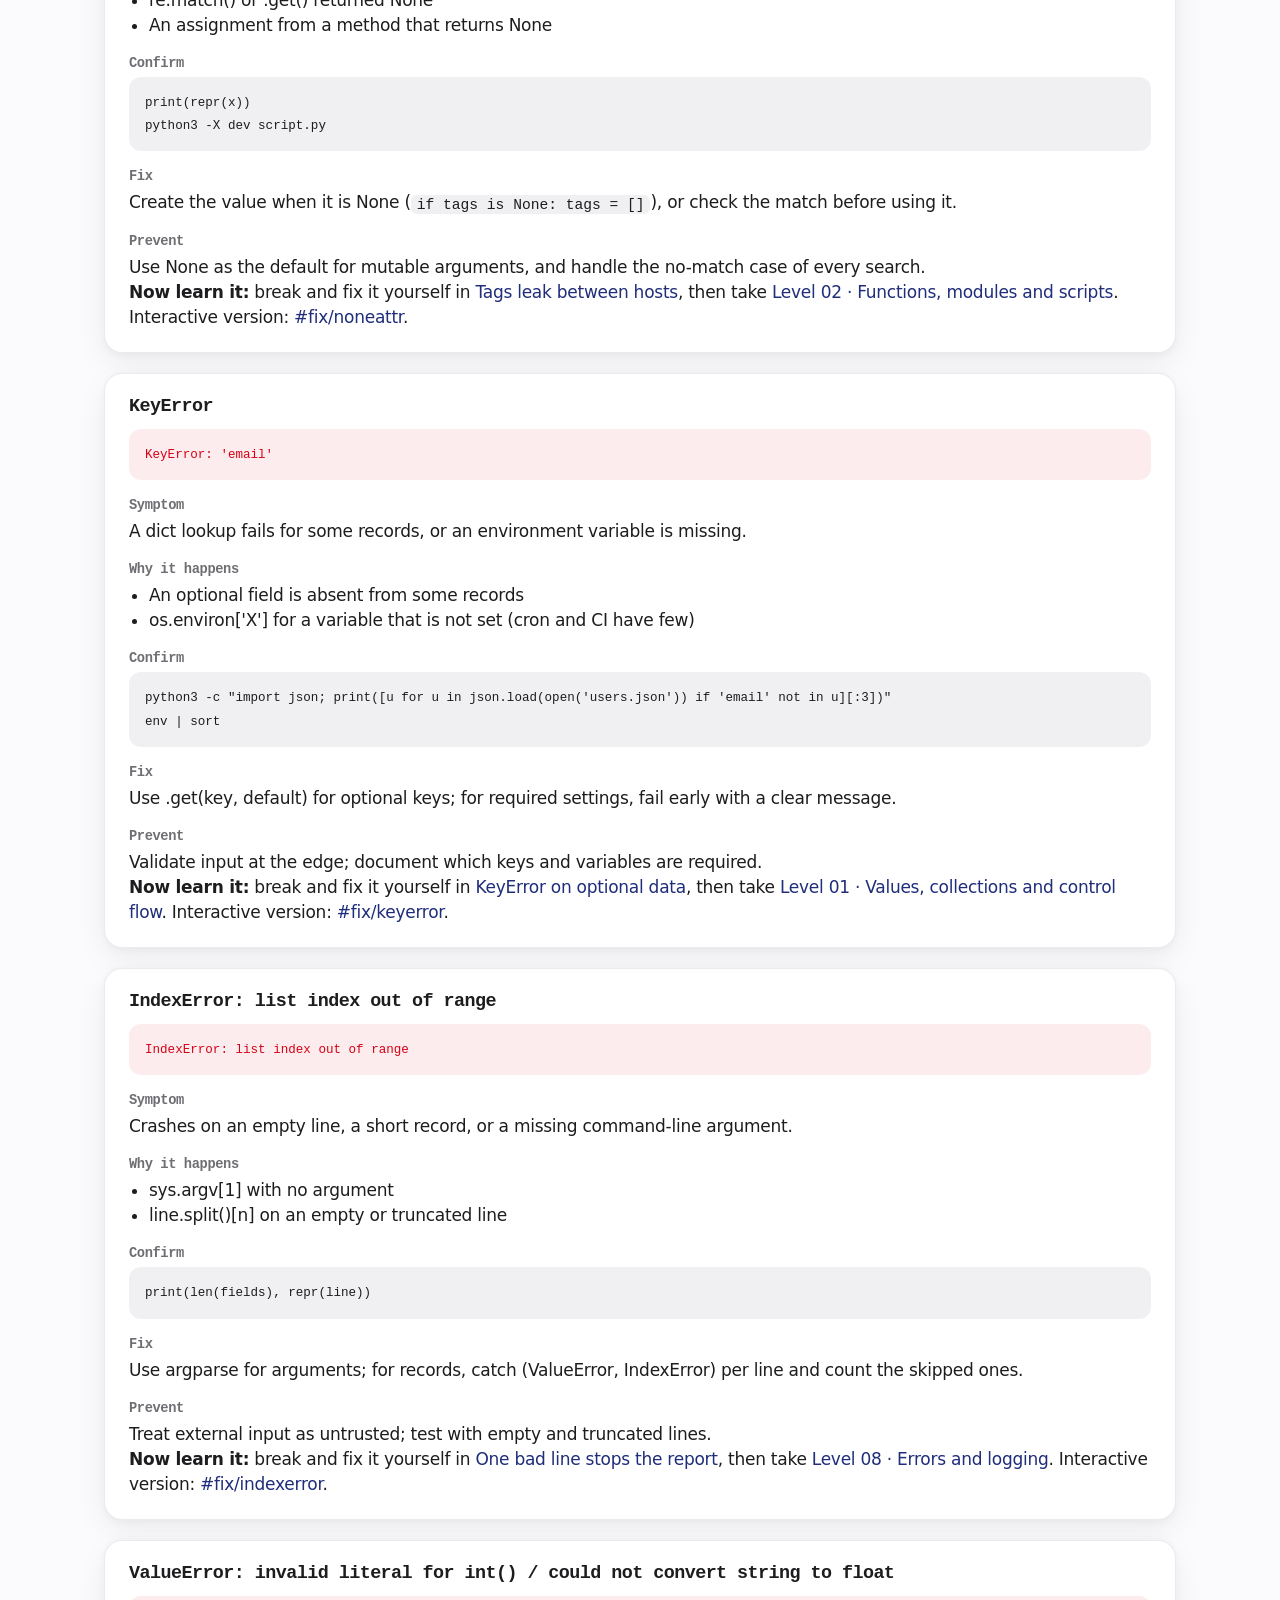
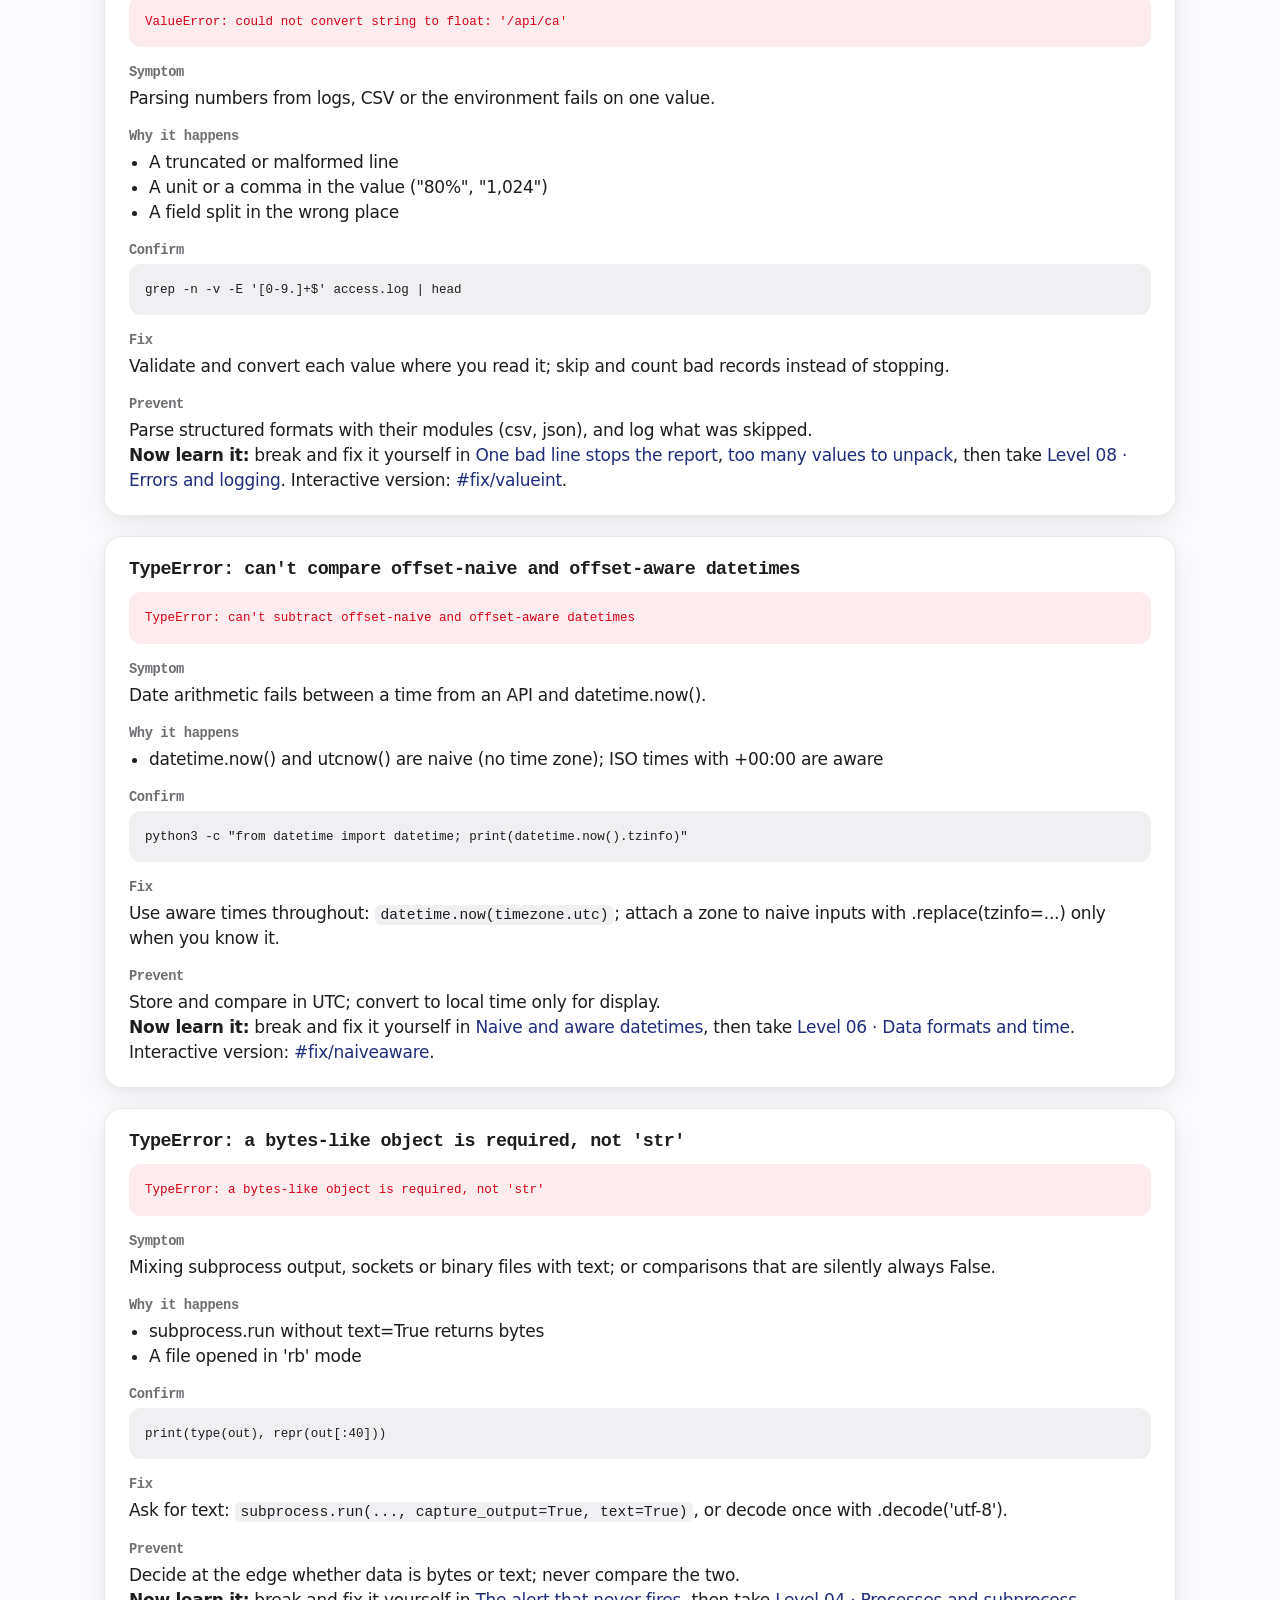
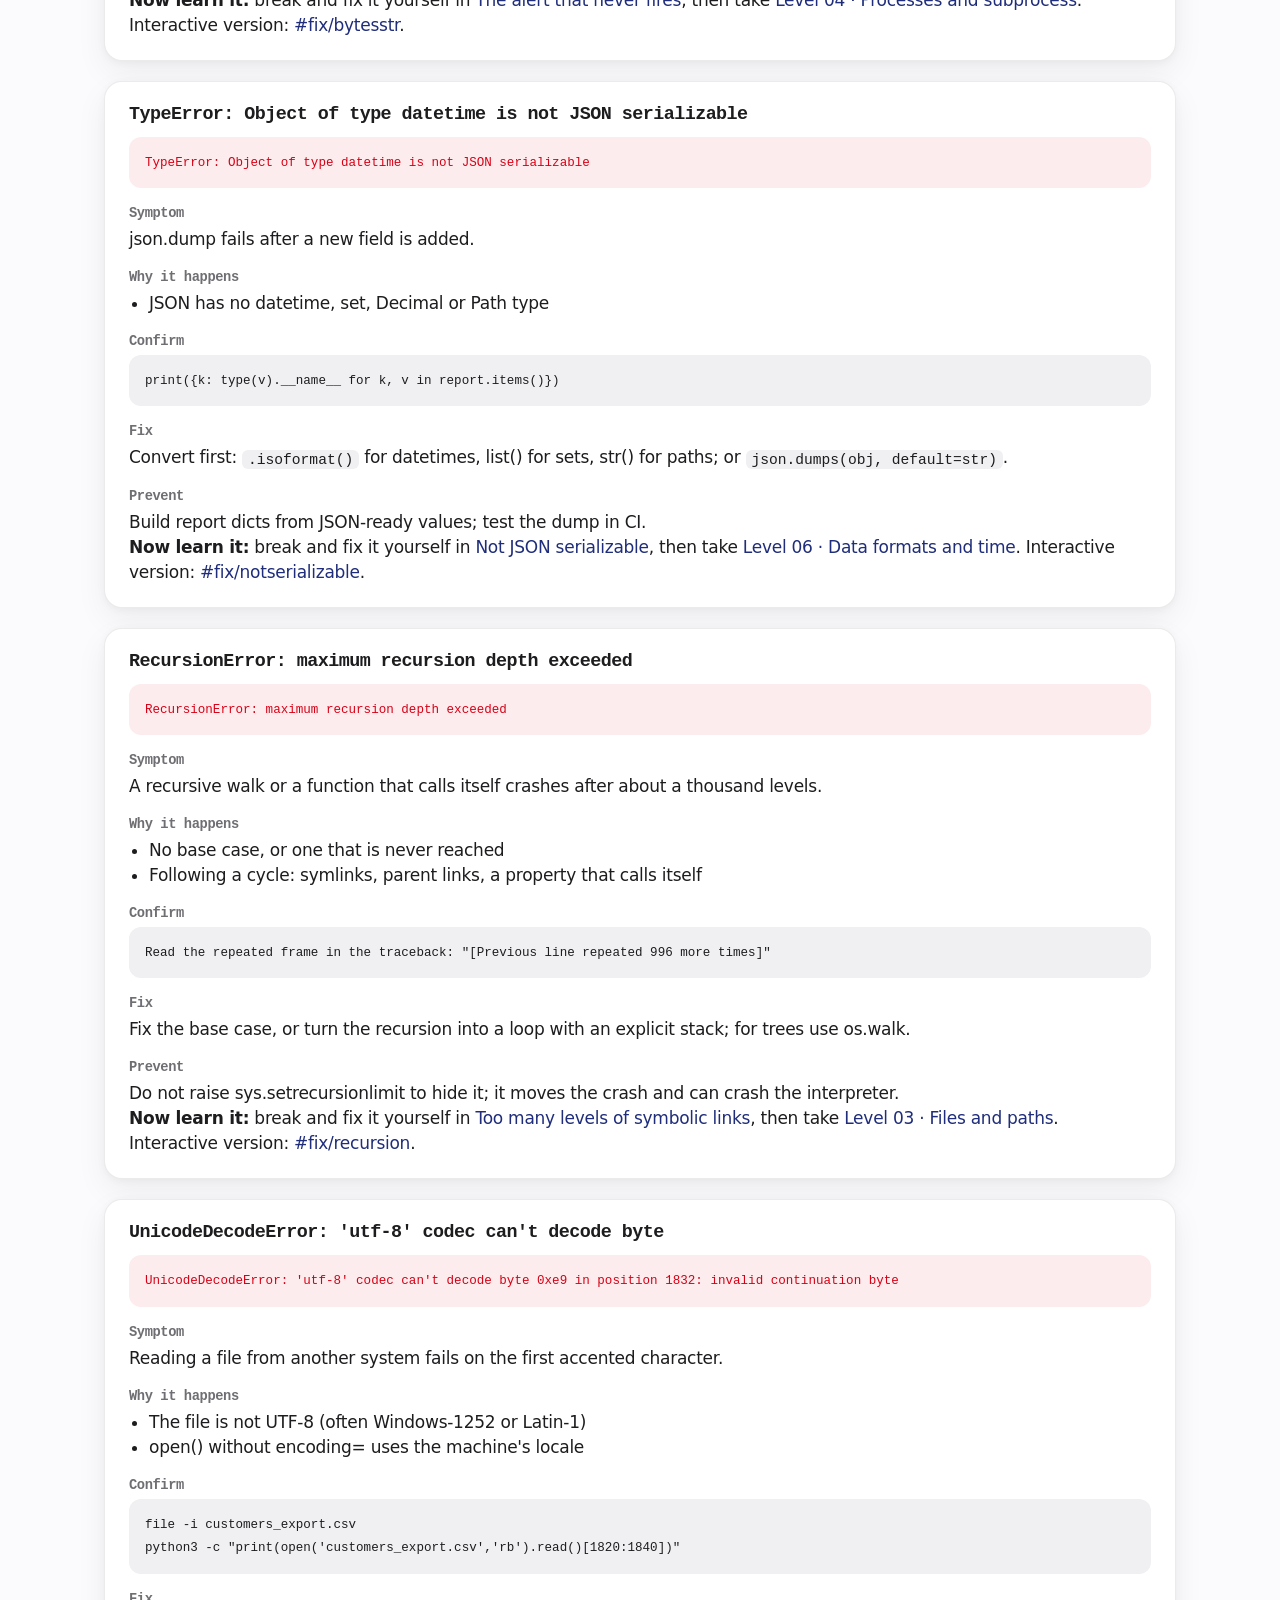
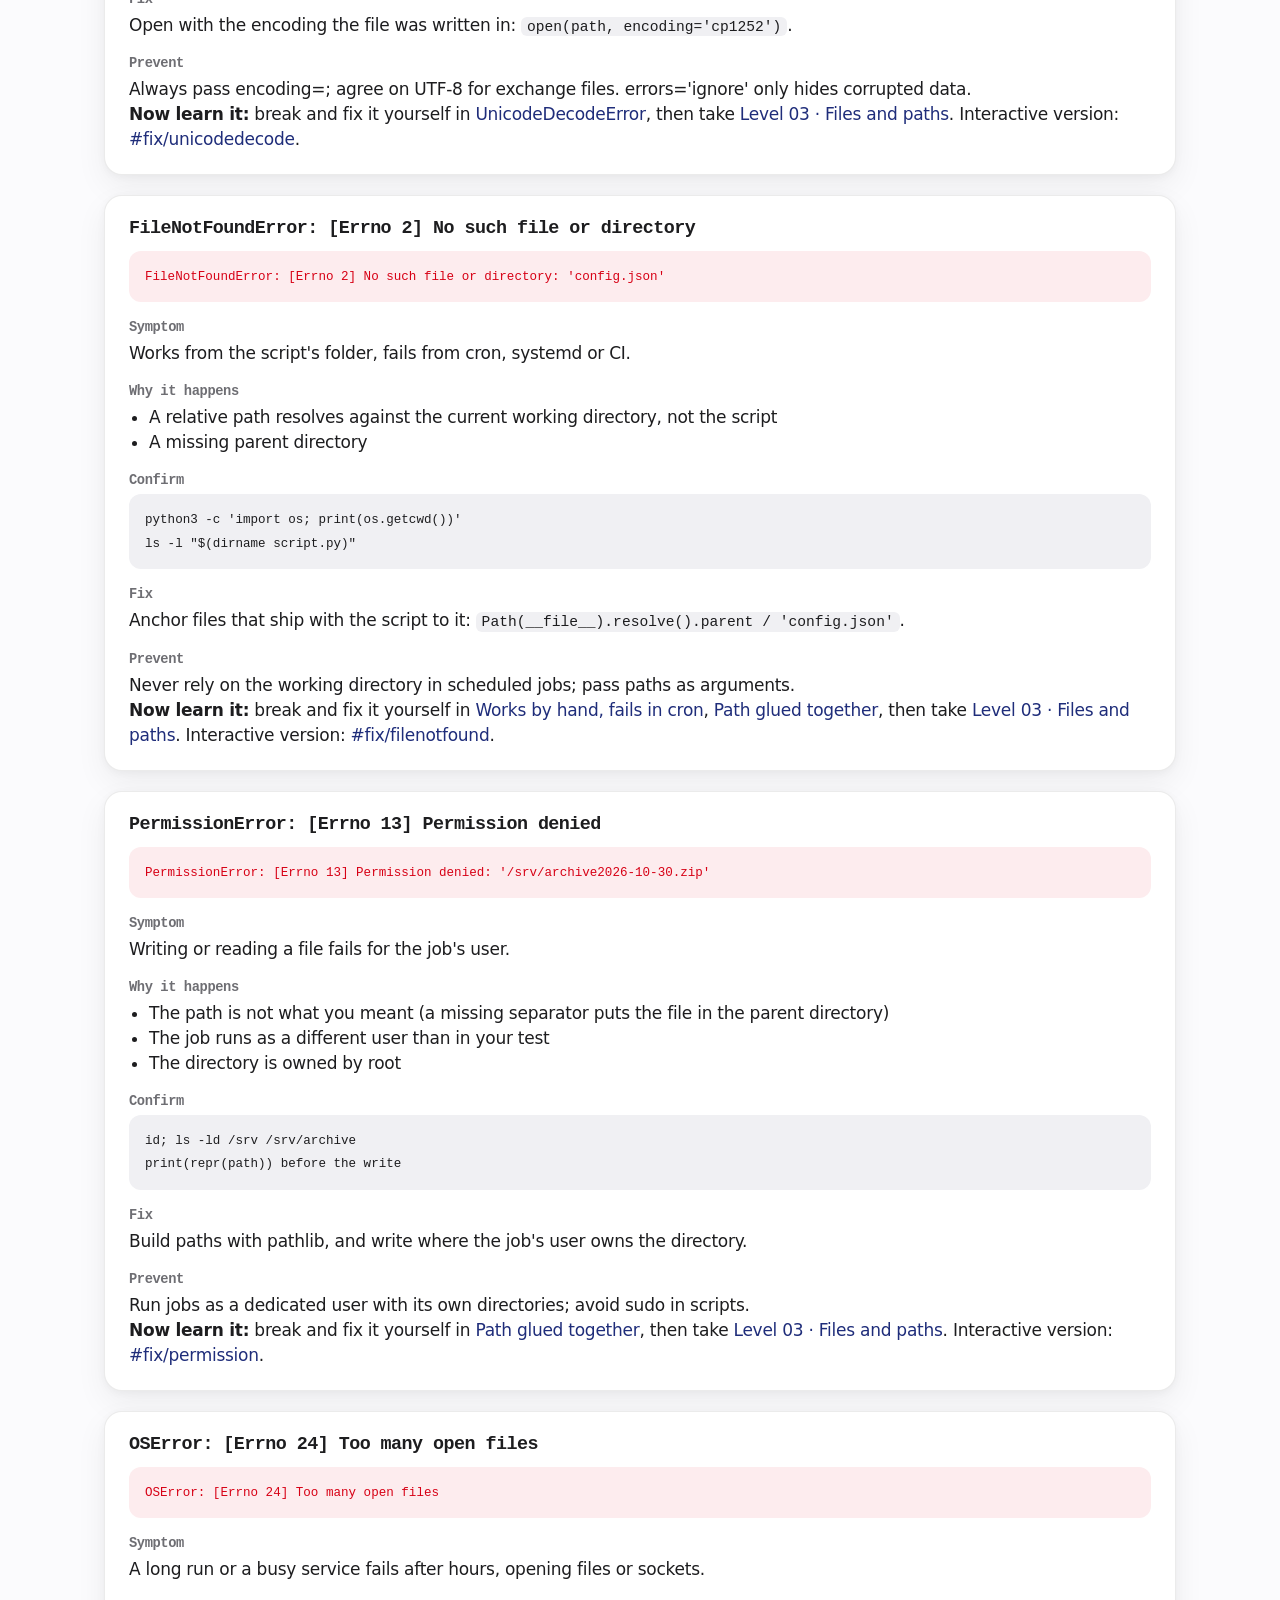
<file: site/problems.html>
<!doctype html>
<html lang="en">
<head>
  <meta charset="utf-8">
  <meta name="viewport" content="width=device-width, initial-scale=1">
  <meta http-equiv="Content-Security-Policy" content="default-src 'self'; script-src 'self'; style-src 'self'; img-src 'self' data:; connect-src 'none'; base-uri 'none'; form-action 'none'">
  <meta name="description" content="Common Python errors in automation scripts, each with the exact error text, its cause, how to confirm it, the fix and how to prevent it: ModuleNotFoundError, ImportError, error, ERROR, source, Activate.ps1 cannot be loaded because running scripts is disabled and more.">
  <meta property="og:type" content="article">
  <meta property="og:title" content="Python errors and fixes for DevOps">
  <meta property="og:description" content="52 common Python errors in automation, with cause, fix and prevention.">
  <meta property="og:url" content="https://sandeepkomal.github.io/python_scripts/problems.html">
  <link rel="canonical" href="https://sandeepkomal.github.io/python_scripts/problems.html">
  <title>Python errors and fixes for DevOps</title>
  <link rel="stylesheet" href="style.css">
  <link rel="icon" href="favicon.svg" type="image/svg+xml">
</head>
<body>
  <main class="wrap problems">
    <p><a href="index.html">DevOps Nimbus · Python for DevOps</a></p>
    <h1>Python errors and fixes for DevOps</h1>
    <p class="lede">52 errors that automation scripts meet, each with the exact message, why it happens, how to confirm it, the fix and how to prevent it. Then learn it for good: break and fix each one yourself in the <a href="index.html#pg">browser playground</a>. Generated from the site's troubleshooting reference.</p>
    <nav class="card" aria-label="Problems">
      <h2>Install and import</h2>
      <ul>
        <li><a href="#modulenotfound">ModuleNotFoundError: No module named 'requests'</a></li>
        <li><a href="#importerror">ImportError: cannot import name 'x' from 'y'</a></li>
        <li><a href="#pep668">error: externally-managed-environment</a></li>
        <li><a href="#nomatch">ERROR: No matching distribution found</a></li>
        <li><a href="#venvactivate">source: not found (activating a venv in cron or sh)</a></li>
        <li><a href="#psscripts">Activate.ps1 cannot be loaded because running scripts is disabled</a></li>
        <li><a href="#commandnotfound">python: command not found</a></li>
        <li><a href="#urllib3ssl">TypeError: Retry.__init__() got an unexpected keyword argument</a></li>
      </ul>
      <h2>Syntax</h2>
      <ul>
        <li><a href="#indentexpected">IndentationError: expected an indented block</a></li>
        <li><a href="#unexpectedindent">IndentationError: unexpected indent</a></li>
        <li><a href="#taberror">TabError: inconsistent use of tabs and spaces</a></li>
        <li><a href="#neverclosed">SyntaxError: '(' was never closed</a></li>
      </ul>
      <h2>Types and values</h2>
      <ul>
        <li><a href="#nonesub">TypeError: 'NoneType' object is not subscriptable</a></li>
        <li><a href="#noneattr">AttributeError: 'NoneType' object has no attribute</a></li>
        <li><a href="#keyerror">KeyError</a></li>
        <li><a href="#indexerror">IndexError: list index out of range</a></li>
        <li><a href="#valueint">ValueError: invalid literal for int() / could not convert string to float</a></li>
        <li><a href="#naiveaware">TypeError: can't compare offset-naive and offset-aware datetimes</a></li>
        <li><a href="#bytesstr">TypeError: a bytes-like object is required, not 'str'</a></li>
        <li><a href="#notserializable">TypeError: Object of type datetime is not JSON serializable</a></li>
        <li><a href="#recursion">RecursionError: maximum recursion depth exceeded</a></li>
      </ul>
      <h2>Files and encodings</h2>
      <ul>
        <li><a href="#unicodedecode">UnicodeDecodeError: 'utf-8' codec can't decode byte</a></li>
        <li><a href="#filenotfound">FileNotFoundError: [Errno 2] No such file or directory</a></li>
        <li><a href="#permission">PermissionError: [Errno 13] Permission denied</a></li>
        <li><a href="#toomanyfiles">OSError: [Errno 24] Too many open files</a></li>
        <li><a href="#killed">Killed (exit status 137)</a></li>
      </ul>
      <h2>Network and APIs</h2>
      <ul>
        <li><a href="#connrefused">ConnectionRefusedError: [Errno 111] Connection refused</a></li>
        <li><a href="#sslverify">SSLError: CERTIFICATE_VERIFY_FAILED</a></li>
        <li><a href="#readtimeout">ReadTimeout / TimeoutError: timed out</a></li>
        <li><a href="#jsondecode">JSONDecodeError: Expecting value: line 1 column 1 (char 0)</a></li>
        <li><a href="#gaierror">socket.gaierror: [Errno -2] Name or service not known</a></li>
        <li><a href="#http429">429 Too Many Requests</a></li>
      </ul>
      <h2>Processes and runtime</h2>
      <ul>
        <li><a href="#calledprocess">CalledProcessError: returned non-zero exit status</a></li>
        <li><a href="#subprocessnotfound">FileNotFoundError: No such file or directory: 'kubectl'</a></li>
        <li><a href="#timeoutexpired">subprocess.TimeoutExpired</a></li>
        <li><a href="#neverawaited">RuntimeWarning: coroutine was never awaited</a></li>
        <li><a href="#distutilsgone">ModuleNotFoundError: No module named 'distutils'</a></li>
      </ul>
      <h2>AWS and boto3</h2>
      <ul>
        <li><a href="#awsnocreds">NoCredentialsError: Unable to locate credentials</a></li>
        <li><a href="#awsnoregion">NoRegionError: You must specify a region.</a></li>
        <li><a href="#awsexpired">ExpiredToken: The security token included in the request is expired</a></li>
        <li><a href="#awsbadkey">InvalidClientTokenId or SignatureDoesNotMatch</a></li>
        <li><a href="#awsdenied">AccessDenied or UnauthorizedOperation</a></li>
        <li><a href="#awsthrottle">Throttling: Rate exceeded (reached max retries)</a></li>
        <li><a href="#awsendpoint">EndpointConnectionError: Could not connect to the endpoint URL</a></li>
        <li><a href="#awsparam">ParamValidationError: Parameter validation failed</a></li>
        <li><a href="#dryrunop">DryRunOperation: Request would have succeeded, but DryRun flag is set.</a></li>
        <li><a href="#awspaging">Only the first page: exactly 1,000 S3 objects, or one page of a describe call</a></li>
        <li><a href="#awswaiter">WaiterError: Waiter InstanceStopped failed: Max attempts exceeded</a></li>
      </ul>
      <h2>Personal data (DPDP)</h2>
      <ul>
        <li><a href="#piiinlogs">Personal data in logs: Aadhaar, phone numbers or emails in application output</a></li>
        <li><a href="#unencryptedbackup">Unencrypted backups or snapshots of personal data</a></li>
        <li><a href="#noretention">No retention limit: personal data kept for ever</a></li>
        <li><a href="#prodtestdata">Production personal data copied into test or staging</a></li>
      </ul>
    </nav>
    <section class="card fix" id="modulenotfound">
      <h2>ModuleNotFoundError: No module named 'requests'</h2>
      <pre class="err-text"><code>ModuleNotFoundError: No module named 'requests'</code></pre>
      <h3>Symptom</h3>
      <p>Works in your terminal, fails under cron, systemd, sudo or CI; or fails right after creating a new venv.</p>
      <h3>Why it happens</h3>
      <ul>
        <li>A different interpreter runs the script than the one you installed into (system python3 instead of the venv)</li>
        <li>The package was never installed in this environment</li>
        <li>The import name differs from the package name (yaml is PyYAML)</li>
      </ul>
      <h3>Confirm</h3>
      <pre><code>python3 -c 'import sys; print(sys.executable)'
python3 -m pip show requests
head -1 script.py   # which interpreter the shebang names</code></pre>
      <h3>Fix</h3>
      <p>Run the script with the environment's own interpreter (<code>/opt/app/.venv/bin/python script.py</code>), or install the package into the interpreter that runs it with <code>python -m pip install</code>.</p>
      <h3>Prevent</h3>
      <p>One venv per application, a pinned requirements.txt, and absolute interpreter paths in crontabs and unit files.</p>
      <p><strong>Now learn it:</strong> break and fix it yourself in <a href="index.html#play/cronvenv">Cron uses the wrong Python</a>, <a href="index.html#play/pkgname">No matching distribution for yaml</a>, then take <a href="index.html#path/10">Level 10 · Packaging and environments</a>. Interactive version: <a href="index.html#fix/modulenotfound">#fix/modulenotfound</a>.</p>
    </section>
    <section class="card fix" id="importerror">
      <h2>ImportError: cannot import name 'x' from 'y'</h2>
      <pre class="err-text"><code>ImportError: cannot import name 'Retry' from 'requests.packages.urllib3' (unknown location)</code></pre>
      <h3>Symptom</h3>
      <p>An import that used to work fails after a dependency upgrade, or a module imports itself.</p>
      <h3>Why it happens</h3>
      <ul>
        <li>The name moved or was removed in a new major version</li>
        <li>A local file shadows the library (a json.py or requests.py next to your script)</li>
        <li>A circular import between two of your modules</li>
      </ul>
      <h3>Confirm</h3>
      <pre><code>python3 -c 'import y; print(y.__file__, getattr(y, &quot;__version__&quot;, &quot;?&quot;))'
ls *.py   # anything named like the library?
pip index versions y</code></pre>
      <h3>Fix</h3>
      <p>Import from the library's current location, or pin the version your code was written for; rename local files that shadow libraries.</p>
      <h3>Prevent</h3>
      <p>Pin dependencies, read changelogs before major upgrades, and never name your files after modules.</p>
      <p><strong>Now learn it:</strong> break and fix it yourself in <a href="index.html#play/pinning">An unpinned dependency breaks the deploy</a>, then take <a href="index.html#path/10">Level 10 · Packaging and environments</a>. Interactive version: <a href="index.html#fix/importerror">#fix/importerror</a>.</p>
    </section>
    <section class="card fix" id="pep668">
      <h2>error: externally-managed-environment</h2>
      <pre class="err-text"><code>error: externally-managed-environment

× This environment is externally managed</code></pre>
      <h3>Symptom</h3>
      <p>pip install (also with --user or sudo) is refused on a current Debian, Ubuntu or Fedora system.</p>
      <h3>Why it happens</h3>
      <ul>
        <li>The system Python's packages belong to the OS package manager (PEP 668)</li>
        <li>pip would overwrite files apt or dnf installed</li>
      </ul>
      <h3>Confirm</h3>
      <pre><code>ls /usr/lib/python3*/EXTERNALLY-MANAGED
python3 -m pip --version</code></pre>
      <h3>Fix</h3>
      <p>Create a venv and use its pip and python: <code>python3 -m venv .venv &amp;&amp; .venv/bin/pip install -r requirements.txt</code>. For command-line tools, <code>pipx install &lt;tool&gt;</code>. Use apt for OS-wide Python packages.</p>
      <h3>Prevent</h3>
      <p>Never install into the system Python; avoid --break-system-packages.</p>
      <p><strong>Now learn it:</strong> break and fix it yourself in <a href="index.html#play/pep668">externally-managed-environment</a>, then take <a href="index.html#path/10">Level 10 · Packaging and environments</a>. Interactive version: <a href="index.html#fix/pep668">#fix/pep668</a>.</p>
    </section>
    <section class="card fix" id="nomatch">
      <h2>ERROR: No matching distribution found</h2>
      <pre class="err-text"><code>ERROR: Could not find a version that satisfies the requirement yaml==6.0.2 (from versions: none)
ERROR: No matching distribution found for yaml==6.0.2</code></pre>
      <h3>Symptom</h3>
      <p>pip install fails for one line of requirements.txt.</p>
      <h3>Why it happens</h3>
      <ul>
        <li>The distribution has another name on PyPI (yaml is PyYAML, cv2 is opencv-python)</li>
        <li>The pinned version does not exist, or has no wheel for this Python version or platform</li>
        <li>A private index or proxy is not configured</li>
      </ul>
      <h3>Confirm</h3>
      <pre><code>pip index versions PyYAML
python3 -V; pip debug --verbose | head</code></pre>
      <h3>Fix</h3>
      <p>Use the PyPI distribution name and a version that exists for your Python.</p>
      <h3>Prevent</h3>
      <p>Generate requirements with pip freeze from a working venv.</p>
      <p><strong>Now learn it:</strong> break and fix it yourself in <a href="index.html#play/pkgname">No matching distribution for yaml</a>, then take <a href="index.html#path/10">Level 10 · Packaging and environments</a>. Interactive version: <a href="index.html#fix/nomatch">#fix/nomatch</a>.</p>
    </section>
    <section class="card fix" id="venvactivate">
      <h2>source: not found (activating a venv in cron or sh)</h2>
      <pre class="err-text"><code>/bin/sh: 1: source: not found</code></pre>
      <h3>Symptom</h3>
      <p>A crontab line or sh script that activates a virtual environment fails, or the venv is not used.</p>
      <h3>Why it happens</h3>
      <ul>
        <li>cron and many CI steps run /bin/sh (dash), which has no <code>source</code></li>
        <li>Activation only changes PATH for the current shell; it is never needed in automation</li>
      </ul>
      <h3>Confirm</h3>
      <pre><code>ls -l /bin/sh
/opt/app/.venv/bin/python -c 'import sys; print(sys.prefix)'</code></pre>
      <h3>Fix</h3>
      <p>Do not activate: call <code>/opt/app/.venv/bin/python script.py</code> directly. In sh, <code>.</code> (dot) is the POSIX spelling of source.</p>
      <h3>Prevent</h3>
      <p>Use absolute venv interpreter paths in crontabs, systemd units and CI steps.</p>
      <p><strong>Now learn it:</strong> break and fix it yourself in <a href="index.html#play/cronvenv">Cron uses the wrong Python</a>, then take <a href="index.html#path/00">Level 00 · Run Python the right way</a>. Interactive version: <a href="index.html#fix/venvactivate">#fix/venvactivate</a>.</p>
    </section>
    <section class="card fix" id="psscripts">
      <h2>Activate.ps1 cannot be loaded because running scripts is disabled</h2>
      <pre class="err-text"><code>.venv\Scripts\Activate.ps1 cannot be loaded because running scripts is disabled on this system.</code></pre>
      <h3>Symptom</h3>
      <p>On Windows PowerShell, activating a venv fails with an execution policy error.</p>
      <h3>Why it happens</h3>
      <ul>
        <li>PowerShell's execution policy blocks unsigned scripts by default</li>
      </ul>
      <h3>Confirm</h3>
      <pre><code>Get-ExecutionPolicy -List</code></pre>
      <h3>Fix</h3>
      <p>Allow local scripts for your user: <code>Set-ExecutionPolicy -Scope CurrentUser RemoteSigned</code>, or skip activation and run <code>.venv\Scripts\python.exe script.py</code>.</p>
      <h3>Prevent</h3>
      <p>Document the venv's python.exe path for Windows build agents.</p>
      <p><strong>Now learn it:</strong> take <a href="index.html#path/00">Level 00 · Run Python the right way</a>. Interactive version: <a href="index.html#fix/psscripts">#fix/psscripts</a>.</p>
    </section>
    <section class="card fix" id="commandnotfound">
      <h2>python: command not found</h2>
      <pre class="err-text"><code>bash: python: command not found</code></pre>
      <h3>Symptom</h3>
      <p>Scripts or instructions that call <code>python</code> fail on a new server.</p>
      <h3>Why it happens</h3>
      <ul>
        <li>Current Linux distributions ship python3 only; <code>python</code> is optional</li>
        <li>PATH under cron or sudo is shorter than your shell's</li>
      </ul>
      <h3>Confirm</h3>
      <pre><code>command -v python3 python
echo $PATH</code></pre>
      <h3>Fix</h3>
      <p>Call python3 (or the venv's bin/python). On Debian and Ubuntu, <code>apt install python-is-python3</code> adds the <code>python</code> name if you need it.</p>
      <h3>Prevent</h3>
      <p>Use <code>#!/usr/bin/env python3</code> shebangs and absolute paths in automation.</p>
      <p><strong>Now learn it:</strong> break and fix it yourself in <a href="index.html#play/cronpath">No such file: 'kubectl'</a>, then take <a href="index.html#path/00">Level 00 · Run Python the right way</a>. Interactive version: <a href="index.html#fix/commandnotfound">#fix/commandnotfound</a>.</p>
    </section>
    <section class="card fix" id="urllib3ssl">
      <h2>TypeError: Retry.__init__() got an unexpected keyword argument</h2>
      <pre class="err-text"><code>TypeError: Retry.__init__() got an unexpected keyword argument 'method_whitelist'</code></pre>
      <h3>Symptom</h3>
      <p>The code did not change, but a fresh deploy fails at start-up.</p>
      <h3>Why it happens</h3>
      <ul>
        <li>An unpinned transitive dependency (urllib3) moved to a new major version that removed the argument</li>
      </ul>
      <h3>Confirm</h3>
      <pre><code>pip freeze | grep -i urllib3
pip show requests | grep Requires</code></pre>
      <h3>Fix</h3>
      <p>Pin every package to the versions you tested (pip freeze), then update the code to the new API (allowed_methods) in its own change.</p>
      <h3>Prevent</h3>
      <p>Lock all dependencies, including transitive ones, and upgrade on purpose with tests.</p>
      <p><strong>Now learn it:</strong> break and fix it yourself in <a href="index.html#play/pinning">An unpinned dependency breaks the deploy</a>, then take <a href="index.html#path/10">Level 10 · Packaging and environments</a>. Interactive version: <a href="index.html#fix/urllib3ssl">#fix/urllib3ssl</a>.</p>
    </section>
    <section class="card fix" id="indentexpected">
      <h2>IndentationError: expected an indented block</h2>
      <pre class="err-text"><code>IndentationError: expected an indented block after 'if' statement on line 11</code></pre>
      <h3>Symptom</h3>
      <p>The script fails before running anything; the error names a line after a colon.</p>
      <h3>Why it happens</h3>
      <ul>
        <li>The body of an if, for, def, with or try is not indented further than its header</li>
        <li>An editor mixed in a different indentation</li>
      </ul>
      <h3>Confirm</h3>
      <pre><code>python3 -m py_compile script.py
cat -A script.py | sed -n '9,14p'   # shows tabs as ^I</code></pre>
      <h3>Fix</h3>
      <p>Indent the block by four spaces more than its header line.</p>
      <h3>Prevent</h3>
      <p>Configure your editor for four spaces, and run py_compile or a linter in CI.</p>
      <p><strong>Now learn it:</strong> break and fix it yourself in <a href="index.html#play/indent">IndentationError</a>, then take <a href="index.html#path/01">Level 01 · Values, collections and control flow</a>. Interactive version: <a href="index.html#fix/indentexpected">#fix/indentexpected</a>.</p>
    </section>
    <section class="card fix" id="unexpectedindent">
      <h2>IndentationError: unexpected indent</h2>
      <pre class="err-text"><code>IndentationError: unexpected indent</code></pre>
      <h3>Symptom</h3>
      <p>A pasted or edited line breaks the whole file.</p>
      <h3>Why it happens</h3>
      <ul>
        <li>A line is indented more than the block it belongs to</li>
        <li>Code pasted from a chat or web page brought extra leading spaces</li>
      </ul>
      <h3>Confirm</h3>
      <pre><code>python3 -m py_compile script.py</code></pre>
      <h3>Fix</h3>
      <p>Align the line with the other statements of its block.</p>
      <h3>Prevent</h3>
      <p>Format with a formatter and check syntax in CI.</p>
      <p><strong>Now learn it:</strong> break and fix it yourself in <a href="index.html#play/indent">IndentationError</a>, then take <a href="index.html#path/01">Level 01 · Values, collections and control flow</a>. Interactive version: <a href="index.html#fix/unexpectedindent">#fix/unexpectedindent</a>.</p>
    </section>
    <section class="card fix" id="taberror">
      <h2>TabError: inconsistent use of tabs and spaces</h2>
      <pre class="err-text"><code>TabError: inconsistent use of tabs and spaces in indentation</code></pre>
      <h3>Symptom</h3>
      <p>Lines that look aligned are rejected.</p>
      <h3>Why it happens</h3>
      <ul>
        <li>Some lines are indented with tabs and others with spaces</li>
      </ul>
      <h3>Confirm</h3>
      <pre><code>grep -nP '^\t' script.py</code></pre>
      <h3>Fix</h3>
      <p>Replace tabs with four spaces throughout (<code>expand -t 4</code>), or let your editor convert them.</p>
      <h3>Prevent</h3>
      <p>An .editorconfig with indent_style = space for *.py.</p>
      <p><strong>Now learn it:</strong> break and fix it yourself in <a href="index.html#play/indent">IndentationError</a>, then take <a href="index.html#path/01">Level 01 · Values, collections and control flow</a>. Interactive version: <a href="index.html#fix/taberror">#fix/taberror</a>.</p>
    </section>
    <section class="card fix" id="neverclosed">
      <h2>SyntaxError: '(' was never closed</h2>
      <pre class="err-text"><code>SyntaxError: '(' was never closed</code></pre>
      <h3>Symptom</h3>
      <p>Python points at an opening bracket, often lines above the real mistake.</p>
      <h3>Why it happens</h3>
      <ul>
        <li>A missing closing bracket or quote in a long call</li>
      </ul>
      <h3>Confirm</h3>
      <pre><code>python3 -m py_compile script.py</code></pre>
      <h3>Fix</h3>
      <p>Close the bracket Python points at; check the lines after it for the missing one.</p>
      <h3>Prevent</h3>
      <p>Keep calls short, one argument per line for long ones, and an editor that matches brackets.</p>
      <p><strong>Now learn it:</strong> take <a href="index.html#path/01">Level 01 · Values, collections and control flow</a>. Interactive version: <a href="index.html#fix/neverclosed">#fix/neverclosed</a>.</p>
    </section>
    <section class="card fix" id="nonesub">
      <h2>TypeError: 'NoneType' object is not subscriptable</h2>
      <pre class="err-text"><code>TypeError: 'NoneType' object is not subscriptable</code></pre>
      <h3>Symptom</h3>
      <p>A crash on <code>x[...]</code> for some inputs only.</p>
      <h3>Why it happens</h3>
      <ul>
        <li>A function returned None (it found nothing, or reached its end without return)</li>
        <li>A dict .get() returned None for a missing key</li>
        <li>An in-place method (list.sort, dict.update) was assigned: they return None</li>
      </ul>
      <h3>Confirm</h3>
      <pre><code>print(repr(x)) just before the line
Read the function: every path should return something</code></pre>
      <h3>Fix</h3>
      <p>Check for None where you call the function (<code>if host is None:</code>), report it, and continue or exit.</p>
      <h3>Prevent</h3>
      <p>Return explicit values, or raise a clear exception when nothing is found.</p>
      <p><strong>Now learn it:</strong> break and fix it yourself in <a href="index.html#play/none">'NoneType' object is not subscriptable</a>, then take <a href="index.html#path/01">Level 01 · Values, collections and control flow</a>. Interactive version: <a href="index.html#fix/nonesub">#fix/nonesub</a>.</p>
    </section>
    <section class="card fix" id="noneattr">
      <h2>AttributeError: 'NoneType' object has no attribute</h2>
      <pre class="err-text"><code>AttributeError: 'NoneType' object has no attribute 'append'</code></pre>
      <h3>Symptom</h3>
      <p>A method call on a variable fails because it is None.</p>
      <h3>Why it happens</h3>
      <ul>
        <li>A default of None that is never replaced</li>
        <li>re.match() or .get() returned None</li>
        <li>An assignment from a method that returns None</li>
      </ul>
      <h3>Confirm</h3>
      <pre><code>print(repr(x))
python3 -X dev script.py</code></pre>
      <h3>Fix</h3>
      <p>Create the value when it is None (<code>if tags is None: tags = []</code>), or check the match before using it.</p>
      <h3>Prevent</h3>
      <p>Use None as the default for mutable arguments, and handle the no-match case of every search.</p>
      <p><strong>Now learn it:</strong> break and fix it yourself in <a href="index.html#play/mutable">Tags leak between hosts</a>, then take <a href="index.html#path/02">Level 02 · Functions, modules and scripts</a>. Interactive version: <a href="index.html#fix/noneattr">#fix/noneattr</a>.</p>
    </section>
    <section class="card fix" id="keyerror">
      <h2>KeyError</h2>
      <pre class="err-text"><code>KeyError: 'email'</code></pre>
      <h3>Symptom</h3>
      <p>A dict lookup fails for some records, or an environment variable is missing.</p>
      <h3>Why it happens</h3>
      <ul>
        <li>An optional field is absent from some records</li>
        <li>os.environ['X'] for a variable that is not set (cron and CI have few)</li>
      </ul>
      <h3>Confirm</h3>
      <pre><code>python3 -c &quot;import json; print([u for u in json.load(open('users.json')) if 'email' not in u][:3])&quot;
env | sort</code></pre>
      <h3>Fix</h3>
      <p>Use .get(key, default) for optional keys; for required settings, fail early with a clear message.</p>
      <h3>Prevent</h3>
      <p>Validate input at the edge; document which keys and variables are required.</p>
      <p><strong>Now learn it:</strong> break and fix it yourself in <a href="index.html#play/keyerror">KeyError on optional data</a>, then take <a href="index.html#path/01">Level 01 · Values, collections and control flow</a>. Interactive version: <a href="index.html#fix/keyerror">#fix/keyerror</a>.</p>
    </section>
    <section class="card fix" id="indexerror">
      <h2>IndexError: list index out of range</h2>
      <pre class="err-text"><code>IndexError: list index out of range</code></pre>
      <h3>Symptom</h3>
      <p>Crashes on an empty line, a short record, or a missing command-line argument.</p>
      <h3>Why it happens</h3>
      <ul>
        <li>sys.argv[1] with no argument</li>
        <li>line.split()[n] on an empty or truncated line</li>
      </ul>
      <h3>Confirm</h3>
      <pre><code>print(len(fields), repr(line))</code></pre>
      <h3>Fix</h3>
      <p>Use argparse for arguments; for records, catch (ValueError, IndexError) per line and count the skipped ones.</p>
      <h3>Prevent</h3>
      <p>Treat external input as untrusted; test with empty and truncated lines.</p>
      <p><strong>Now learn it:</strong> break and fix it yourself in <a href="index.html#play/badline">One bad line stops the report</a>, then take <a href="index.html#path/08">Level 08 · Errors and logging</a>. Interactive version: <a href="index.html#fix/indexerror">#fix/indexerror</a>.</p>
    </section>
    <section class="card fix" id="valueint">
      <h2>ValueError: invalid literal for int() / could not convert string to float</h2>
      <pre class="err-text"><code>ValueError: could not convert string to float: '/api/ca'</code></pre>
      <h3>Symptom</h3>
      <p>Parsing numbers from logs, CSV or the environment fails on one value.</p>
      <h3>Why it happens</h3>
      <ul>
        <li>A truncated or malformed line</li>
        <li>A unit or a comma in the value (&quot;80%&quot;, &quot;1,024&quot;)</li>
        <li>A field split in the wrong place</li>
      </ul>
      <h3>Confirm</h3>
      <pre><code>grep -n -v -E '[0-9.]+$' access.log | head</code></pre>
      <h3>Fix</h3>
      <p>Validate and convert each value where you read it; skip and count bad records instead of stopping.</p>
      <h3>Prevent</h3>
      <p>Parse structured formats with their modules (csv, json), and log what was skipped.</p>
      <p><strong>Now learn it:</strong> break and fix it yourself in <a href="index.html#play/badline">One bad line stops the report</a>, <a href="index.html#play/csvsplit">too many values to unpack</a>, then take <a href="index.html#path/08">Level 08 · Errors and logging</a>. Interactive version: <a href="index.html#fix/valueint">#fix/valueint</a>.</p>
    </section>
    <section class="card fix" id="naiveaware">
      <h2>TypeError: can't compare offset-naive and offset-aware datetimes</h2>
      <pre class="err-text"><code>TypeError: can't subtract offset-naive and offset-aware datetimes</code></pre>
      <h3>Symptom</h3>
      <p>Date arithmetic fails between a time from an API and datetime.now().</p>
      <h3>Why it happens</h3>
      <ul>
        <li>datetime.now() and utcnow() are naive (no time zone); ISO times with +00:00 are aware</li>
      </ul>
      <h3>Confirm</h3>
      <pre><code>python3 -c &quot;from datetime import datetime; print(datetime.now().tzinfo)&quot;</code></pre>
      <h3>Fix</h3>
      <p>Use aware times throughout: <code>datetime.now(timezone.utc)</code>; attach a zone to naive inputs with .replace(tzinfo=...) only when you know it.</p>
      <h3>Prevent</h3>
      <p>Store and compare in UTC; convert to local time only for display.</p>
      <p><strong>Now learn it:</strong> break and fix it yourself in <a href="index.html#play/tz">Naive and aware datetimes</a>, then take <a href="index.html#path/06">Level 06 · Data formats and time</a>. Interactive version: <a href="index.html#fix/naiveaware">#fix/naiveaware</a>.</p>
    </section>
    <section class="card fix" id="bytesstr">
      <h2>TypeError: a bytes-like object is required, not 'str'</h2>
      <pre class="err-text"><code>TypeError: a bytes-like object is required, not 'str'</code></pre>
      <h3>Symptom</h3>
      <p>Mixing subprocess output, sockets or binary files with text; or comparisons that are silently always False.</p>
      <h3>Why it happens</h3>
      <ul>
        <li>subprocess.run without text=True returns bytes</li>
        <li>A file opened in 'rb' mode</li>
      </ul>
      <h3>Confirm</h3>
      <pre><code>print(type(out), repr(out[:40]))</code></pre>
      <h3>Fix</h3>
      <p>Ask for text: <code>subprocess.run(..., capture_output=True, text=True)</code>, or decode once with .decode('utf-8').</p>
      <h3>Prevent</h3>
      <p>Decide at the edge whether data is bytes or text; never compare the two.</p>
      <p><strong>Now learn it:</strong> break and fix it yourself in <a href="index.html#play/bytes">The alert that never fires</a>, then take <a href="index.html#path/04">Level 04 · Processes and subprocess</a>. Interactive version: <a href="index.html#fix/bytesstr">#fix/bytesstr</a>.</p>
    </section>
    <section class="card fix" id="notserializable">
      <h2>TypeError: Object of type datetime is not JSON serializable</h2>
      <pre class="err-text"><code>TypeError: Object of type datetime is not JSON serializable</code></pre>
      <h3>Symptom</h3>
      <p>json.dump fails after a new field is added.</p>
      <h3>Why it happens</h3>
      <ul>
        <li>JSON has no datetime, set, Decimal or Path type</li>
      </ul>
      <h3>Confirm</h3>
      <pre><code>print({k: type(v).__name__ for k, v in report.items()})</code></pre>
      <h3>Fix</h3>
      <p>Convert first: <code>.isoformat()</code> for datetimes, list() for sets, str() for paths; or <code>json.dumps(obj, default=str)</code>.</p>
      <h3>Prevent</h3>
      <p>Build report dicts from JSON-ready values; test the dump in CI.</p>
      <p><strong>Now learn it:</strong> break and fix it yourself in <a href="index.html#play/jsondump">Not JSON serializable</a>, then take <a href="index.html#path/06">Level 06 · Data formats and time</a>. Interactive version: <a href="index.html#fix/notserializable">#fix/notserializable</a>.</p>
    </section>
    <section class="card fix" id="recursion">
      <h2>RecursionError: maximum recursion depth exceeded</h2>
      <pre class="err-text"><code>RecursionError: maximum recursion depth exceeded</code></pre>
      <h3>Symptom</h3>
      <p>A recursive walk or a function that calls itself crashes after about a thousand levels.</p>
      <h3>Why it happens</h3>
      <ul>
        <li>No base case, or one that is never reached</li>
        <li>Following a cycle: symlinks, parent links, a property that calls itself</li>
      </ul>
      <h3>Confirm</h3>
      <pre><code>Read the repeated frame in the traceback: &quot;[Previous line repeated 996 more times]&quot;</code></pre>
      <h3>Fix</h3>
      <p>Fix the base case, or turn the recursion into a loop with an explicit stack; for trees use os.walk.</p>
      <h3>Prevent</h3>
      <p>Do not raise sys.setrecursionlimit to hide it; it moves the crash and can crash the interpreter.</p>
      <p><strong>Now learn it:</strong> break and fix it yourself in <a href="index.html#play/symlinks">Too many levels of symbolic links</a>, then take <a href="index.html#path/03">Level 03 · Files and paths</a>. Interactive version: <a href="index.html#fix/recursion">#fix/recursion</a>.</p>
    </section>
    <section class="card fix" id="unicodedecode">
      <h2>UnicodeDecodeError: 'utf-8' codec can't decode byte</h2>
      <pre class="err-text"><code>UnicodeDecodeError: 'utf-8' codec can't decode byte 0xe9 in position 1832: invalid continuation byte</code></pre>
      <h3>Symptom</h3>
      <p>Reading a file from another system fails on the first accented character.</p>
      <h3>Why it happens</h3>
      <ul>
        <li>The file is not UTF-8 (often Windows-1252 or Latin-1)</li>
        <li>open() without encoding= uses the machine's locale</li>
      </ul>
      <h3>Confirm</h3>
      <pre><code>file -i customers_export.csv
python3 -c &quot;print(open('customers_export.csv','rb').read()[1820:1840])&quot;</code></pre>
      <h3>Fix</h3>
      <p>Open with the encoding the file was written in: <code>open(path, encoding='cp1252')</code>.</p>
      <h3>Prevent</h3>
      <p>Always pass encoding=; agree on UTF-8 for exchange files. errors='ignore' only hides corrupted data.</p>
      <p><strong>Now learn it:</strong> break and fix it yourself in <a href="index.html#play/unicode">UnicodeDecodeError</a>, then take <a href="index.html#path/03">Level 03 · Files and paths</a>. Interactive version: <a href="index.html#fix/unicodedecode">#fix/unicodedecode</a>.</p>
    </section>
    <section class="card fix" id="filenotfound">
      <h2>FileNotFoundError: [Errno 2] No such file or directory</h2>
      <pre class="err-text"><code>FileNotFoundError: [Errno 2] No such file or directory: 'config.json'</code></pre>
      <h3>Symptom</h3>
      <p>Works from the script's folder, fails from cron, systemd or CI.</p>
      <h3>Why it happens</h3>
      <ul>
        <li>A relative path resolves against the current working directory, not the script</li>
        <li>A missing parent directory</li>
      </ul>
      <h3>Confirm</h3>
      <pre><code>python3 -c 'import os; print(os.getcwd())'
ls -l &quot;$(dirname script.py)&quot;</code></pre>
      <h3>Fix</h3>
      <p>Anchor files that ship with the script to it: <code>Path(__file__).resolve().parent / 'config.json'</code>.</p>
      <h3>Prevent</h3>
      <p>Never rely on the working directory in scheduled jobs; pass paths as arguments.</p>
      <p><strong>Now learn it:</strong> break and fix it yourself in <a href="index.html#play/cwd">Works by hand, fails in cron</a>, <a href="index.html#play/pathjoin">Path glued together</a>, then take <a href="index.html#path/03">Level 03 · Files and paths</a>. Interactive version: <a href="index.html#fix/filenotfound">#fix/filenotfound</a>.</p>
    </section>
    <section class="card fix" id="permission">
      <h2>PermissionError: [Errno 13] Permission denied</h2>
      <pre class="err-text"><code>PermissionError: [Errno 13] Permission denied: '/srv/archive2026-10-30.zip'</code></pre>
      <h3>Symptom</h3>
      <p>Writing or reading a file fails for the job's user.</p>
      <h3>Why it happens</h3>
      <ul>
        <li>The path is not what you meant (a missing separator puts the file in the parent directory)</li>
        <li>The job runs as a different user than in your test</li>
        <li>The directory is owned by root</li>
      </ul>
      <h3>Confirm</h3>
      <pre><code>id; ls -ld /srv /srv/archive
print(repr(path)) before the write</code></pre>
      <h3>Fix</h3>
      <p>Build paths with pathlib, and write where the job's user owns the directory.</p>
      <h3>Prevent</h3>
      <p>Run jobs as a dedicated user with its own directories; avoid sudo in scripts.</p>
      <p><strong>Now learn it:</strong> break and fix it yourself in <a href="index.html#play/pathjoin">Path glued together</a>, then take <a href="index.html#path/03">Level 03 · Files and paths</a>. Interactive version: <a href="index.html#fix/permission">#fix/permission</a>.</p>
    </section>
    <section class="card fix" id="toomanyfiles">
      <h2>OSError: [Errno 24] Too many open files</h2>
      <pre class="err-text"><code>OSError: [Errno 24] Too many open files</code></pre>
      <h3>Symptom</h3>
      <p>A long run or a busy service fails after hours, opening files or sockets.</p>
      <h3>Why it happens</h3>
      <ul>
        <li>Files or responses are opened and never closed</li>
        <li>A connection per request without a session or pool</li>
      </ul>
      <h3>Confirm</h3>
      <pre><code>ls /proc/&lt;pid&gt;/fd | wc -l
ulimit -n</code></pre>
      <h3>Fix</h3>
      <p>Open files and responses in with blocks; reuse a requests.Session.</p>
      <h3>Prevent</h3>
      <p>with for every resource; watch the open-file count in monitoring.</p>
      <p><strong>Now learn it:</strong> break and fix it yourself in <a href="index.html#play/flush">The empty report</a>, then take <a href="index.html#path/03">Level 03 · Files and paths</a>. Interactive version: <a href="index.html#fix/toomanyfiles">#fix/toomanyfiles</a>.</p>
    </section>
    <section class="card fix" id="killed">
      <h2>Killed (exit status 137)</h2>
      <pre class="err-text"><code>Killed</code></pre>
      <h3>Symptom</h3>
      <p>The script stops with one word and exit status 137; no traceback.</p>
      <h3>Why it happens</h3>
      <ul>
        <li>The kernel's out-of-memory killer: the process used too much memory</li>
        <li>Reading a whole large file, or an unbounded cache</li>
      </ul>
      <h3>Confirm</h3>
      <pre><code>dmesg -T | grep -i -E 'killed process|out of memory'
/usr/bin/time -v python3 script.py   # Maximum resident set size</code></pre>
      <h3>Fix</h3>
      <p>Stream input line by line, process in batches, and bound caches.</p>
      <h3>Prevent</h3>
      <p>Measure peak memory on realistic data before it reaches production.</p>
      <p><strong>Now learn it:</strong> break and fix it yourself in <a href="index.html#play/bigfile">Killed: the 10 GB log</a>, <a href="index.html#play/cache">Memory grows until the OOM killer</a>, then take <a href="index.html#path/03">Level 03 · Files and paths</a>. Interactive version: <a href="index.html#fix/killed">#fix/killed</a>.</p>
    </section>
    <section class="card fix" id="connrefused">
      <h2>ConnectionRefusedError: [Errno 111] Connection refused</h2>
      <pre class="err-text"><code>requests.exceptions.ConnectionError: HTTPConnectionPool(host='127.0.0.1', port=8080): Max retries exceeded with url: / (Caused by NewConnectionError(&quot;HTTPConnection(host='127.0.0.1', port=8080): Failed to establish a new connection: [Errno 111] Connection refused&quot;))</code></pre>
      <h3>Symptom</h3>
      <p>The connection is rejected at once.</p>
      <h3>Why it happens</h3>
      <ul>
        <li>Nothing listens on that host and port (service down, wrong port)</li>
        <li>It listens on 127.0.0.1 only and you connect from elsewhere</li>
        <li>A firewall rejecting with RST</li>
      </ul>
      <h3>Confirm</h3>
      <pre><code>python3 scripts/port_check.py host:8080
ss -ltnp | grep 8080   # on the server</code></pre>
      <h3>Fix</h3>
      <p>Start the service or use the right host and port; make it listen on the right interface.</p>
      <h3>Prevent</h3>
      <p>Health checks with port_check.py or http_monitor.py after every deploy.</p>
      <p><strong>Now learn it:</strong> break and fix it yourself in <a href="index.html#play/timeout">Hangs for ever</a>, then take <a href="index.html#path/07">Level 07 · HTTP and APIs</a>. Interactive version: <a href="index.html#fix/connrefused">#fix/connrefused</a>.</p>
    </section>
    <section class="card fix" id="sslverify">
      <h2>SSLError: CERTIFICATE_VERIFY_FAILED</h2>
      <pre class="err-text"><code>requests.exceptions.SSLError: ... [SSL: CERTIFICATE_VERIFY_FAILED] certificate verify failed: unable to get local issuer certificate (_ssl.c:1032)</code></pre>
      <h3>Symptom</h3>
      <p>HTTPS to an internal service fails, often only from Python.</p>
      <h3>Why it happens</h3>
      <ul>
        <li>The server uses a private CA that requests (certifi) does not trust</li>
        <li>The server does not send its intermediate certificate</li>
        <li>An expired certificate, or a name mismatch</li>
        <li>A TLS-inspecting proxy</li>
      </ul>
      <h3>Confirm</h3>
      <pre><code>openssl s_client -connect host:443 -servername host -showcerts &lt;/dev/null
python3 scripts/cert_checker.py host:443</code></pre>
      <h3>Fix</h3>
      <p>Trust the right CA: <code>verify='/etc/ssl/certs/corp-root-ca.pem'</code> or REQUESTS_CA_BUNDLE; fix the server's chain if it is incomplete. Never verify=False.</p>
      <h3>Prevent</h3>
      <p>Distribute the company CA bundle to hosts and CI; monitor expiry with cert_checker.py.</p>
      <p><strong>Now learn it:</strong> break and fix it yourself in <a href="index.html#play/verify">CERTIFICATE_VERIFY_FAILED</a>, then take <a href="index.html#path/07">Level 07 · HTTP and APIs</a>. Interactive version: <a href="index.html#fix/sslverify">#fix/sslverify</a>.</p>
    </section>
    <section class="card fix" id="readtimeout">
      <h2>ReadTimeout / TimeoutError: timed out</h2>
      <pre class="err-text"><code>requests.exceptions.ReadTimeout: HTTPConnectionPool(host='status.internal', port=8080): Read timed out. (read timeout=10)</code></pre>
      <h3>Symptom</h3>
      <p>A request gives up after its timeout; or, with no timeout, the script hangs for ever.</p>
      <h3>Why it happens</h3>
      <ul>
        <li>The server accepted the connection but answers slowly or not at all</li>
        <li>A dropped connection with no RST, so only a timeout notices</li>
      </ul>
      <h3>Confirm</h3>
      <pre><code>curl -m 10 -sv http://status.internal:8080/api/health
time python3 status_check.py</code></pre>
      <h3>Fix</h3>
      <p>Keep the timeout, catch requests.exceptions.RequestException, report the service as down, and exit non-zero; retry with backoff if it makes sense.</p>
      <h3>Prevent</h3>
      <p>A timeout on every network call: requests, urlopen, sockets and subprocess.</p>
      <p><strong>Now learn it:</strong> break and fix it yourself in <a href="index.html#play/timeout">Hangs for ever</a>, <a href="index.html#play/hang">One host hangs the whole run</a>, then take <a href="index.html#path/07">Level 07 · HTTP and APIs</a>. Interactive version: <a href="index.html#fix/readtimeout">#fix/readtimeout</a>.</p>
    </section>
    <section class="card fix" id="jsondecode">
      <h2>JSONDecodeError: Expecting value: line 1 column 1 (char 0)</h2>
      <pre class="err-text"><code>requests.exceptions.JSONDecodeError: Expecting value: line 1 column 1 (char 0)</code></pre>
      <h3>Symptom</h3>
      <p>Reading an API response as JSON fails, usually during an outage.</p>
      <h3>Why it happens</h3>
      <ul>
        <li>The body is an HTML error page (502, 503) or empty</li>
        <li>A login redirect returned HTML</li>
      </ul>
      <h3>Confirm</h3>
      <pre><code>curl -s -o /dev/null -w '%{http_code} %{content_type}\n' URL</code></pre>
      <h3>Fix</h3>
      <p>Call <code>resp.raise_for_status()</code> (or check status_code) before <code>resp.json()</code>.</p>
      <h3>Prevent</h3>
      <p>Never treat a failed call as an empty result; alert on the status.</p>
      <p><strong>Now learn it:</strong> break and fix it yourself in <a href="index.html#play/jsonhtml">JSONDecodeError on an error page</a>, then take <a href="index.html#path/07">Level 07 · HTTP and APIs</a>. Interactive version: <a href="index.html#fix/jsondecode">#fix/jsondecode</a>.</p>
    </section>
    <section class="card fix" id="gaierror">
      <h2>socket.gaierror: [Errno -2] Name or service not known</h2>
      <pre class="err-text"><code>socket.gaierror: [Errno -2] Name or service not known</code></pre>
      <h3>Symptom</h3>
      <p>A host name does not resolve from where the script runs.</p>
      <h3>Why it happens</h3>
      <ul>
        <li>A typo, or an internal name used outside the network or VPN</li>
        <li>DNS not configured in a container or CI runner</li>
      </ul>
      <h3>Confirm</h3>
      <pre><code>getent hosts db.internal
cat /etc/resolv.conf</code></pre>
      <h3>Fix</h3>
      <p>Use a name that resolves where the script runs, or fix DNS for that environment.</p>
      <h3>Prevent</h3>
      <p>Read host names from configuration per environment.</p>
      <p><strong>Now learn it:</strong> take <a href="index.html#path/07">Level 07 · HTTP and APIs</a>. Interactive version: <a href="index.html#fix/gaierror">#fix/gaierror</a>.</p>
    </section>
    <section class="card fix" id="http429">
      <h2>429 Too Many Requests</h2>
      <pre class="err-text"><code>requests.exceptions.HTTPError: 429 Client Error: Too Many Requests for url: https://config.internal/v1/hosts/self</code></pre>
      <h3>Symptom</h3>
      <p>An API starts refusing a script, or every client at once.</p>
      <h3>Why it happens</h3>
      <ul>
        <li>Retries in a tight loop</li>
        <li>Many hosts retrying in step after an outage</li>
        <li>No pagination: re-fetching everything</li>
      </ul>
      <h3>Confirm</h3>
      <pre><code>Count requests per minute in the API's logs
resp.headers.get('Retry-After')</code></pre>
      <h3>Fix</h3>
      <p>Limit attempts, back off exponentially with random jitter, and honour Retry-After.</p>
      <h3>Prevent</h3>
      <p>One shared retry helper with backoff and jitter for every API client.</p>
      <p><strong>Now learn it:</strong> break and fix it yourself in <a href="index.html#play/backoff">Retries take the API down</a>, <a href="index.html#play/pagination">Only the first 100</a>, then take <a href="index.html#path/07">Level 07 · HTTP and APIs</a>. Interactive version: <a href="index.html#fix/http429">#fix/http429</a>.</p>
    </section>
    <section class="card fix" id="calledprocess">
      <h2>CalledProcessError: returned non-zero exit status</h2>
      <pre class="err-text"><code>subprocess.CalledProcessError: Command '['pg_dump', '--format=custom', '--file', '/backups/shop-2026-10-30.dump', 'shop']' returned non-zero exit status 1.</code></pre>
      <h3>Symptom</h3>
      <p>A command the script runs failed, and check=True turned it into an exception. This is the good outcome.</p>
      <h3>Why it happens</h3>
      <ul>
        <li>The command itself failed: read its stderr above the traceback</li>
      </ul>
      <h3>Confirm</h3>
      <pre><code>Run the exact command from the error in a shell
subprocess.run(..., capture_output=True, text=True) and print .stderr</code></pre>
      <h3>Fix</h3>
      <p>Fix the command's cause; catch CalledProcessError only where you can do something useful, and exit non-zero otherwise.</p>
      <h3>Prevent</h3>
      <p>check=True on every subprocess.run, so failures are never silent.</p>
      <p><strong>Now learn it:</strong> break and fix it yourself in <a href="index.html#play/checktrue">Backup complete (it was not)</a>, <a href="index.html#play/futures">Lost exceptions in futures</a>, then take <a href="index.html#path/04">Level 04 · Processes and subprocess</a>. Interactive version: <a href="index.html#fix/calledprocess">#fix/calledprocess</a>.</p>
    </section>
    <section class="card fix" id="subprocessnotfound">
      <h2>FileNotFoundError: No such file or directory: 'kubectl'</h2>
      <pre class="err-text"><code>FileNotFoundError: [Errno 2] No such file or directory: 'kubectl'</code></pre>
      <h3>Symptom</h3>
      <p>subprocess cannot start a program that works in your shell.</p>
      <h3>Why it happens</h3>
      <ul>
        <li>The program is not on PATH for this process (cron: /usr/bin:/bin)</li>
        <li>A whole command line passed as one string without a shell</li>
      </ul>
      <h3>Confirm</h3>
      <pre><code>env -i PATH=/usr/bin:/bin sh -c 'command -v kubectl'
print(args) before the call</code></pre>
      <h3>Fix</h3>
      <p>Use the absolute path (<code>/usr/local/bin/kubectl</code>), or set PATH where the job is defined; pass a list of arguments.</p>
      <h3>Prevent</h3>
      <p>Absolute paths to tools in scheduled scripts.</p>
      <p><strong>Now learn it:</strong> break and fix it yourself in <a href="index.html#play/cronpath">No such file: 'kubectl'</a>, <a href="index.html#play/shellinj">Shell injection</a>, then take <a href="index.html#path/04">Level 04 · Processes and subprocess</a>. Interactive version: <a href="index.html#fix/subprocessnotfound">#fix/subprocessnotfound</a>.</p>
    </section>
    <section class="card fix" id="timeoutexpired">
      <h2>subprocess.TimeoutExpired</h2>
      <pre class="err-text"><code>subprocess.TimeoutExpired: Command '['ssh', 'nfs-01', 'df', '-h', '/']' timed out after 30 seconds</code></pre>
      <h3>Symptom</h3>
      <p>A command took longer than its timeout and was killed.</p>
      <h3>Why it happens</h3>
      <ul>
        <li>A stuck remote host or mount</li>
        <li>A command waiting for input or a password prompt</li>
      </ul>
      <h3>Confirm</h3>
      <pre><code>Run the command by hand with `timeout 30`
ssh -o BatchMode=yes host true</code></pre>
      <h3>Fix</h3>
      <p>Catch subprocess.TimeoutExpired per host, report it, and carry on with the others.</p>
      <h3>Prevent</h3>
      <p>A timeout on every command that touches the network; BatchMode for ssh.</p>
      <p><strong>Now learn it:</strong> break and fix it yourself in <a href="index.html#play/hang">One host hangs the whole run</a>, then take <a href="index.html#path/04">Level 04 · Processes and subprocess</a>. Interactive version: <a href="index.html#fix/timeoutexpired">#fix/timeoutexpired</a>.</p>
    </section>
    <section class="card fix" id="neverawaited">
      <h2>RuntimeWarning: coroutine was never awaited</h2>
      <pre class="err-text"><code>RuntimeWarning: coroutine 'sleep' was never awaited</code></pre>
      <h3>Symptom</h3>
      <p>An async call seems to do nothing.</p>
      <h3>Why it happens</h3>
      <ul>
        <li>Calling a coroutine function without await only creates the coroutine</li>
      </ul>
      <h3>Confirm</h3>
      <pre><code>python3 -X dev script.py</code></pre>
      <h3>Fix</h3>
      <p>Add await (await asyncio.sleep(1)), or schedule it with asyncio.create_task.</p>
      <h3>Prevent</h3>
      <p>Run asyncio code with -X dev in tests; it reports blocking calls and unawaited coroutines.</p>
      <p><strong>Now learn it:</strong> break and fix it yourself in <a href="index.html#play/asyncblock">time.sleep inside async code</a>, then take <a href="index.html#path/09">Level 09 · Concurrency</a>. Interactive version: <a href="index.html#fix/neverawaited">#fix/neverawaited</a>.</p>
    </section>
    <section class="card fix" id="distutilsgone">
      <h2>ModuleNotFoundError: No module named 'distutils'</h2>
      <pre class="err-text"><code>ModuleNotFoundError: No module named 'distutils'</code></pre>
      <h3>Symptom</h3>
      <p>A script breaks after an OS or Python upgrade to 3.12 or later.</p>
      <h3>Why it happens</h3>
      <ul>
        <li>distutils was removed from the standard library in Python 3.12 (PEP 632)</li>
        <li>Other removals: imp, asynchat, asyncore, smtpd (3.12); cgi, crypt, telnetlib, pipes (3.13)</li>
      </ul>
      <h3>Confirm</h3>
      <pre><code>python3 -V
python3 -W error::DeprecationWarning script.py   # on the old version</code></pre>
      <h3>Fix</h3>
      <p>Replace the module: version comparison with tuples of ints or packaging.version; imp with importlib; pipes.quote with shlex.quote.</p>
      <h3>Prevent</h3>
      <p>Run tests with deprecation warnings as errors before upgrading.</p>
      <p><strong>Now learn it:</strong> break and fix it yourself in <a href="index.html#play/distutils">No module named 'distutils'</a>, then take <a href="index.html#path/13">Level 13 · Boss level: the night shift</a>. Interactive version: <a href="index.html#fix/distutilsgone">#fix/distutilsgone</a>.</p>
    </section>
    <section class="card fix" id="awsnocreds">
      <h2>NoCredentialsError: Unable to locate credentials</h2>
      <pre class="err-text"><code>botocore.exceptions.NoCredentialsError: Unable to locate credentials</code></pre>
      <h3>Symptom</h3>
      <p>A boto3 script works on your laptop and fails in cron, a container, CI or on a new server, before any request is sent.</p>
      <h3>Why it happens</h3>
      <ul>
        <li>Nothing in the credential chain is set for this process: no AWS_* variables, no profile in ~/.aws, no SSO session, no role</li>
        <li>cron, systemd and sudo run with another HOME or a clean environment, so ~/.aws and your exported variables are not there</li>
        <li>A container on EC2 cannot reach the instance metadata service: IMDSv2 with a hop limit of 1 stops one network hop short of the container</li>
        <li>The task or pod has no role attached (ECS task role, EKS IRSA or Pod Identity)</li>
      </ul>
      <h3>Confirm</h3>
      <pre><code>aws configure list   # where each setting comes from; keys shown masked
aws sts get-caller-identity
env | grep -o '^AWS_[A-Z_]*'   # which AWS variables are set, without their values
aws ec2 describe-instances --instance-ids &quot;$INSTANCE_ID&quot; --query 'Reservations[].Instances[].MetadataOptions'</code></pre>
      <h3>Fix</h3>
      <p>Give the process an identity the standard way: a role on the instance, task or pod (best), <code>--profile</code> or AWS_PROFILE with that user's HOME, or <code>aws sso login</code>. In containers on EC2, raise the IMDSv2 hop limit to 2. Never paste keys into the script.</p>
      <h3>Prevent</h3>
      <p>Run automation with roles, not long-lived keys; test a new job with the same user and environment cron will use; make credential errors exit 2 with one clear line (<code>awskit.run</code>).</p>
      <p><strong>Now learn it:</strong> take <a href="index.html#path/14">Level 14 · boto3: credentials, regions and errors</a>. Interactive version: <a href="index.html#fix/awsnocreds">#fix/awsnocreds</a>.</p>
    </section>
    <section class="card fix" id="awsnoregion">
      <h2>NoRegionError: You must specify a region.</h2>
      <pre class="err-text"><code>botocore.exceptions.NoRegionError: You must specify a region.</code></pre>
      <h3>Symptom</h3>
      <p><code>boto3.client(&quot;ec2&quot;)</code> fails as soon as it is created, under cron or in a fresh container, but works in your shell.</p>
      <h3>Why it happens</h3>
      <ul>
        <li>No region_name in the code, and no AWS_REGION or AWS_DEFAULT_REGION in this environment</li>
        <li>The region was exported in ~/.bashrc, which cron does not read</li>
        <li>The profile in ~/.aws/config has no region line, or a different profile is used</li>
      </ul>
      <h3>Confirm</h3>
      <pre><code>aws configure get region
env | grep -E '^AWS_(DEFAULT_)?REGION='
python3 -c 'import boto3; print(boto3.Session().region_name)'</code></pre>
      <h3>Fix</h3>
      <p>Pass the region explicitly (<code>boto3.client(&quot;ec2&quot;, region_name=args.region)</code>), or set AWS_REGION where the job is defined. For every region, list them with <code>describe_regions</code> and create one client per region.</p>
      <h3>Prevent</h3>
      <p>Give every script a --region option (and --all-regions), and fail with exit 2 and a clear message when none is set.</p>
      <p><strong>Now learn it:</strong> break and fix it yourself in <a href="index.html#play/awsregion">NoRegionError under cron</a>, then take <a href="index.html#path/14">Level 14 · boto3: credentials, regions and errors</a>. Interactive version: <a href="index.html#fix/awsnoregion">#fix/awsnoregion</a>.</p>
    </section>
    <section class="card fix" id="awsexpired">
      <h2>ExpiredToken: The security token included in the request is expired</h2>
      <pre class="err-text"><code>botocore.exceptions.ClientError: An error occurred (ExpiredToken) when calling the GetCallerIdentity operation: The security token included in the request is expired</code></pre>
      <h3>Symptom</h3>
      <p>A long job or a script run from an old terminal fails part-way through; the same command works after logging in again. SSO users may see <code>Error when retrieving token from sso: Token has expired and refresh failed</code>.</p>
      <h3>Why it happens</h3>
      <ul>
        <li>Temporary credentials (SSO, assume-role, MFA sessions) expire at the end of their session, often after an hour</li>
        <li>Old AWS_ACCESS_KEY_ID, AWS_SECRET_ACCESS_KEY and AWS_SESSION_TOKEN values left in the environment win over the refreshed profile</li>
        <li>A job longer than the role's maximum session duration</li>
      </ul>
      <h3>Confirm</h3>
      <pre><code>aws sts get-caller-identity
env | grep -o '^AWS_[A-Z_]*'
aws configure list</code></pre>
      <h3>Fix</h3>
      <p>Refresh: <code>aws sso login --profile &lt;name&gt;</code>, or assume the role again; unset stale AWS_* variables so the profile is used. Profiles that assume a role (<code>role_arn</code> with <code>source_profile</code>) are refreshed by botocore automatically.</p>
      <h3>Prevent</h3>
      <p>Use profiles or instance roles instead of exported keys, so botocore refreshes them; split very long jobs or raise the role's maximum session duration.</p>
      <p><strong>Now learn it:</strong> take <a href="index.html#path/14">Level 14 · boto3: credentials, regions and errors</a>. Interactive version: <a href="index.html#fix/awsexpired">#fix/awsexpired</a>.</p>
    </section>
    <section class="card fix" id="awsbadkey">
      <h2>InvalidClientTokenId or SignatureDoesNotMatch</h2>
      <pre class="err-text"><code>botocore.exceptions.ClientError: An error occurred (InvalidClientTokenId) when calling the GetCallerIdentity operation: The security token included in the request is invalid.</code></pre>
      <h3>Symptom</h3>
      <p>Every call fails at once, often right after rotating a key, copying credentials, or switching accounts. With SignatureDoesNotMatch: &quot;The request signature we calculated does not match the signature you provided. Check your AWS Secret Access Key and signing method.&quot;</p>
      <h3>Why it happens</h3>
      <ul>
        <li>InvalidClientTokenId: the access key was deleted or deactivated, belongs to another partition, or is a temporary (ASIA...) key used without its session token</li>
        <li>SignatureDoesNotMatch: the secret key is wrong, or was copied with a space or a line break</li>
        <li>Stale AWS_* variables in the environment override the profile you meant</li>
        <li>The region is not enabled for the account (EC2 answers AuthFailure); a skewed clock gives &quot;Signature expired&quot; instead</li>
      </ul>
      <h3>Confirm</h3>
      <pre><code>aws configure list
aws sts get-caller-identity
aws iam list-access-keys --user-name &quot;$USER_NAME&quot;   # from a working identity: is the key Active?
date -u   # compare with the real time</code></pre>
      <h3>Fix</h3>
      <p>Use one source of credentials: unset the AWS_* variables or fix the profile; replace a deleted key; pass the session token with temporary keys; sync the clock (chrony or systemd-timesyncd).</p>
      <h3>Prevent</h3>
      <p>Prefer roles and SSO to static keys; when a key must exist, rotate it with a check (<code>get-caller-identity</code>) before deleting the old one.</p>
      <p><strong>Now learn it:</strong> take <a href="index.html#path/14">Level 14 · boto3: credentials, regions and errors</a>. Interactive version: <a href="index.html#fix/awsbadkey">#fix/awsbadkey</a>.</p>
    </section>
    <section class="card fix" id="awsdenied">
      <h2>AccessDenied or UnauthorizedOperation</h2>
      <pre class="err-text"><code>botocore.exceptions.ClientError: An error occurred (UnauthorizedOperation) when calling the StopInstances operation: You are not authorized to perform this operation. User: arn:aws:sts::111122223333:assumed-role/ops-scheduler/cron is not authorized to perform: ec2:StopInstances on resource: arn:aws:ec2:eu-west-1:111122223333:instance/i-0abc123 because no identity-based policy allows the ec2:StopInstances action. Encoded authorization failure message: ...</code></pre>
      <h3>Symptom</h3>
      <p>Credentials work (get-caller-identity succeeds), but one operation, one region or one resource is refused.</p>
      <h3>Why it happens</h3>
      <ul>
        <li>The identity's policies do not allow this action, or not on this resource or under this condition (a tag, a region)</li>
        <li>A service control policy, a permission boundary or a session policy denies it</li>
        <li>A resource policy denies it: an S3 bucket policy, a KMS key policy (encrypted volumes and buckets need key permissions too)</li>
        <li>A different identity is used than you think</li>
      </ul>
      <h3>Confirm</h3>
      <pre><code>aws sts get-caller-identity
aws sts decode-authorization-message --encoded-message &quot;$MSG&quot; --query DecodedMessage --output text   # EC2's encoded message
aws iam simulate-principal-policy --policy-source-arn &quot;$ROLE_ARN&quot; --action-names ec2:StopInstances
CloudTrail: the event's errorCode and errorMessage</code></pre>
      <h3>Fix</h3>
      <p>Grant exactly the missing action on the resources it needs (each script's header lists its minimum policy), or fix the SCP, boundary, bucket or key policy that denies it.</p>
      <h3>Prevent</h3>
      <p>Start from the documented least-privilege policy, dry-run (DryRun=True) before the run that matters, and handle one denied region without stopping the rest.</p>
      <p><strong>Now learn it:</strong> break and fix it yourself in <a href="index.html#play/awsdryrun">A clean-up with no dry run</a>, then take <a href="index.html#path/14">Level 14 · boto3: credentials, regions and errors</a>. Interactive version: <a href="index.html#fix/awsdenied">#fix/awsdenied</a>.</p>
    </section>
    <section class="card fix" id="awsthrottle">
      <h2>Throttling: Rate exceeded (reached max retries)</h2>
      <pre class="err-text"><code>botocore.exceptions.ClientError: An error occurred (Throttling) when calling the GetMetricStatistics operation (reached max retries: 4): Rate exceeded</code></pre>
      <h3>Symptom</h3>
      <p>A script that calls AWS many times, often from a thread pool or several jobs at once, fails part-way. EC2 calls it RequestLimitExceeded, DynamoDB ProvisionedThroughputExceededException, S3 SlowDown.</p>
      <h3>Why it happens</h3>
      <ul>
        <li>Too many requests per second for the account, region and API: limits are shared by every job using them</li>
        <li>The default (legacy) retry mode gives up after four retries</li>
        <li>Many threads each retrying on their own make the burst worse</li>
      </ul>
      <h3>Confirm</h3>
      <pre><code>grep -c 'reached max retries' job.log
CloudTrail: events with errorCode Throttling or RequestLimitExceeded at that time
aws service-quotas list-service-quotas --service-code ec2 --query 'Quotas[].QuotaName' | head</code></pre>
      <h3>Fix</h3>
      <p>Create the client with <code>Config(retries={&quot;mode&quot;: &quot;adaptive&quot;, &quot;max_attempts&quot;: 10})</code>: exponential backoff with jitter, and adaptive mode also slows the client down when throttled. Share one client between threads and keep the pool small.</p>
      <h3>Prevent</h3>
      <p>Retries configured on every client, fewer and bigger calls (paginators, filters, batch APIs), and jobs spread out in time instead of all at minute 0.</p>
      <p><strong>Now learn it:</strong> break and fix it yourself in <a href="index.html#play/awsretry">Throttling: reached max retries</a>, then take <a href="index.html#path/15">Level 15 · Inventory and audits at scale</a>. Interactive version: <a href="index.html#fix/awsthrottle">#fix/awsthrottle</a>.</p>
    </section>
    <section class="card fix" id="awsendpoint">
      <h2>EndpointConnectionError: Could not connect to the endpoint URL</h2>
      <pre class="err-text"><code>botocore.exceptions.EndpointConnectionError: Could not connect to the endpoint URL: &quot;https://ec2.eu-centrl-1.amazonaws.com/&quot;</code></pre>
      <h3>Symptom</h3>
      <p>Calls fail without any AWS error code, after a pause; sometimes only on one server or in one subnet.</p>
      <h3>Why it happens</h3>
      <ul>
        <li>A misspelt or non-existent region name (the host name does not resolve)</li>
        <li>The server has no route to AWS: a private subnet with no NAT gateway and no VPC endpoint for that service</li>
        <li>A proxy is required (HTTPS_PROXY) or is set but unreachable; a firewall blocks port 443</li>
        <li>The service is not offered in that region</li>
      </ul>
      <h3>Confirm</h3>
      <pre><code>python3 -c &quot;import socket; print(socket.getaddrinfo('ec2.eu-west-1.amazonaws.com', 443)[0][4])&quot;
curl -sS -o /dev/null -w '%{http_code}\n' https://sts.eu-west-1.amazonaws.com/
env | grep -i -o '^[a-z_]*proxy'</code></pre>
      <h3>Fix</h3>
      <p>Correct the region; add a NAT gateway or interface VPC endpoints for the services the job calls; set HTTPS_PROXY (and NO_PROXY for 169.254.169.254) where a proxy is required.</p>
      <h3>Prevent</h3>
      <p>Validate --region against <code>describe_regions</code>, set connect and read timeouts in Config, and test new subnets with a one-line <code>aws sts get-caller-identity</code>.</p>
      <p><strong>Now learn it:</strong> take <a href="index.html#path/14">Level 14 · boto3: credentials, regions and errors</a>. Interactive version: <a href="index.html#fix/awsendpoint">#fix/awsendpoint</a>.</p>
    </section>
    <section class="card fix" id="awsparam">
      <h2>ParamValidationError: Parameter validation failed</h2>
      <pre class="err-text"><code>botocore.exceptions.ParamValidationError: Parameter validation failed:
Invalid type for parameter MaxResults, value: 50, type: &lt;class 'str'&gt;, valid types: &lt;class 'int'&gt;</code></pre>
      <h3>Symptom</h3>
      <p>The call fails immediately, before anything is sent to AWS; nothing in CloudTrail.</p>
      <h3>Why it happens</h3>
      <ul>
        <li>A value from argparse or the environment is still a string where the API wants a number or a list</li>
        <li>A required parameter is missing: <code>Missing required parameter in input: &quot;Bucket&quot;</code></li>
        <li>A parameter name in Python style instead of the API's: <code>Unknown parameter in input: &quot;instance_ids&quot;, must be one of: InstanceIds, ...</code></li>
      </ul>
      <h3>Confirm</h3>
      <pre><code>python3 -c &quot;import boto3; m = boto3.client('ec2', region_name='eu-west-1').meta.service_model; print(list(m.operation_model('StopInstances').input_shape.members))&quot;
aws ec2 stop-instances help</code></pre>
      <h3>Fix</h3>
      <p>Convert values once where you read them (<code>type=int</code> in argparse), use the API's exact parameter names (InstanceIds, not instance_ids), and pass lists where the API takes lists.</p>
      <h3>Prevent</h3>
      <p>Unit tests with botocore's Stubber: it validates every request against the API model, without the network.</p>
      <p><strong>Now learn it:</strong> take <a href="index.html#path/15">Level 15 · Inventory and audits at scale</a>. Interactive version: <a href="index.html#fix/awsparam">#fix/awsparam</a>.</p>
    </section>
    <section class="card fix" id="dryrunop">
      <h2>DryRunOperation: Request would have succeeded, but DryRun flag is set.</h2>
      <pre class="err-text"><code>botocore.exceptions.ClientError: An error occurred (DryRunOperation) when calling the StopInstances operation: Request would have succeeded, but DryRun flag is set.</code></pre>
      <h3>Symptom</h3>
      <p>A script that passes DryRun=True to an EC2 call crashes with a traceback, although the message says the call would have worked.</p>
      <h3>Why it happens</h3>
      <ul>
        <li>EC2 answers every dry run with an error: DryRunOperation when the call would succeed, UnauthorizedOperation when it would be refused</li>
        <li>The script calls with DryRun=True but does not catch ClientError</li>
      </ul>
      <h3>Confirm</h3>
      <pre><code>aws ec2 stop-instances --instance-ids &quot;$ID&quot; --dry-run   # the CLI prints the same message</code></pre>
      <h3>Fix</h3>
      <p>Catch ClientError and look at <code>e.response[&quot;Error&quot;][&quot;Code&quot;]</code>: DryRunOperation means it would succeed (report &quot;would stop&quot;); re-raise or report anything else.</p>
      <h3>Prevent</h3>
      <p>Keep one helper for it (<code>awskit.dry_run</code>), make the dry run the default and real changes need <code>--apply</code>.</p>
      <p><strong>Now learn it:</strong> break and fix it yourself in <a href="index.html#play/awsdryrun">A clean-up with no dry run</a>, then take <a href="index.html#path/16">Level 16 · Changing AWS safely</a>. Interactive version: <a href="index.html#fix/dryrunop">#fix/dryrunop</a>.</p>
    </section>
    <section class="card fix" id="awspaging">
      <h2>Only the first page: exactly 1,000 S3 objects, or one page of a describe call</h2>
      <pre class="err-text"><code>checked 1000 objects, 12.7 GB   # the bucket holds 48,213</code></pre>
      <h3>Symptom</h3>
      <p>A report counts a suspiciously round number (1,000 objects, 50 or 100 items), or misses resources that the console shows. No error is raised.</p>
      <h3>Why it happens</h3>
      <ul>
        <li>List and describe calls return one page at a time; list_objects_v2 returns at most 1,000 keys per call</li>
        <li>The script never follows NextToken, NextContinuationToken or Marker</li>
        <li>Asking for a bigger page only works up to the API's cap</li>
      </ul>
      <h3>Confirm</h3>
      <pre><code>aws s3api list-objects-v2 --bucket &quot;$BUCKET&quot; --prefix orders/ --query 'length(Contents)'   # the CLI pages for you
python3 -c &quot;import boto3; print(boto3.client('s3').can_paginate('list_objects_v2'))&quot;</code></pre>
      <h3>Fix</h3>
      <p>Use a paginator for every list call: <code>for page in client.get_paginator(&quot;list_objects_v2&quot;).paginate(Bucket=b): ...</code>, or <code>.search(&quot;Contents[]&quot;)</code> to get the items directly. Note <code>page.get(&quot;Contents&quot;, [])</code>: an empty page has no Contents key.</p>
      <h3>Prevent</h3>
      <p>Paginate by default, even where today's data fits in one page; test with Stubber responses that carry a NextToken.</p>
      <p><strong>Now learn it:</strong> break and fix it yourself in <a href="index.html#play/awspager">Exactly 1,000 objects</a>, then take <a href="index.html#path/15">Level 15 · Inventory and audits at scale</a>. Interactive version: <a href="index.html#fix/awspaging">#fix/awspaging</a>.</p>
    </section>
    <section class="card fix" id="awswaiter">
      <h2>WaiterError: Waiter InstanceStopped failed: Max attempts exceeded</h2>
      <pre class="err-text"><code>botocore.exceptions.WaiterError: Waiter InstanceStopped failed: Max attempts exceeded</code></pre>
      <h3>Symptom</h3>
      <p>A script that waits for instances, snapshots or stacks fails after minutes of waiting; or with &quot;Waiter encountered a terminal failure state&quot; when the resource went somewhere it will never come back from.</p>
      <h3>Why it happens</h3>
      <ul>
        <li>The resource takes longer than the waiter's default (EC2 instance waiters poll every 15 seconds, 40 times: 10 minutes)</li>
        <li>The resource is stuck (an instance stuck in stopping, a shutdown script that hangs)</li>
        <li>It reached a failure state: the instance was terminated while you waited for running</li>
      </ul>
      <h3>Confirm</h3>
      <pre><code>aws ec2 describe-instances --instance-ids &quot;$ID&quot; --query 'Reservations[].Instances[].[State.Name,StateTransitionReason]'
aws ec2 describe-instance-status --instance-ids &quot;$ID&quot; --include-all-instances</code></pre>
      <h3>Fix</h3>
      <p>Look at the resource before retrying; if it is just slow, pass <code>WaiterConfig={&quot;Delay&quot;: 15, &quot;MaxAttempts&quot;: 80}</code>; catch WaiterError and report which resource did not get there instead of crashing the whole run.</p>
      <h3>Prevent</h3>
      <p>Wait only when the next step needs it, set WaiterConfig deliberately, and treat a timeout as a finding to report.</p>
      <p><strong>Now learn it:</strong> take <a href="index.html#path/16">Level 16 · Changing AWS safely</a>. Interactive version: <a href="index.html#fix/awswaiter">#fix/awswaiter</a>.</p>
    </section>
    <section class="card fix" id="piiinlogs">
      <h2>Personal data in logs: Aadhaar, phone numbers or emails in application output</h2>
      <pre class="err-text"><code>INFO verifying customer {'id': 'c-1042', 'name': 'Asha Rao', 'phone': '+91 9XXXXXXXXX', 'aadhaar': '...'}</code></pre>
      <h3>Symptom</h3>
      <p>The personal-data scanner finds Aadhaar, PAN, phone numbers or emails in logs, traces, error reports or a log platform outside the team's control.</p>
      <h3>Why it happens</h3>
      <ul>
        <li>Whole request bodies, records or exception locals are logged &quot;for debugging&quot;</li>
        <li>Logs are copied to more systems (shipping, SIEM, support tickets) and kept longer than the data itself</li>
        <li>Nobody owns a rule for what may be logged</li>
      </ul>
      <h3>Confirm</h3>
      <pre><code>python3 scripts/pii_scanner.py /var/log/app/
python3 scripts/pii_scanner.py --loose /var/log/app/ | tail -1   # also numbers without a context word</code></pre>
      <h3>Fix</h3>
      <p>Log identifiers, not records (<code>customer[&quot;id&quot;]</code>); mask at the source; redact what is already written (<code>log_redactor.py --apply</code> on rotated files) and purge copies in every log store. Treat a leak to an outside system as a possible breach and follow the incident runbook.</p>
      <h3>Prevent</h3>
      <p>A logging rule in code review, the scanner in CI over test output and sample logs, short log retention, and redaction in the log pipeline.</p>
      <p><strong>Now learn it:</strong> break and fix it yourself in <a href="index.html#play/piilog">Aadhaar numbers in the log</a>, then take <a href="index.html#path/17">Level 17 · Personal data and India's DPDP Act</a>. Interactive version: <a href="index.html#fix/piiinlogs">#fix/piiinlogs</a>.</p>
    </section>
    <section class="card fix" id="unencryptedbackup">
      <h2>Unencrypted backups or snapshots of personal data</h2>
      <pre class="err-text"><code>FIX  arn:aws:rds:ap-south-1:111122223333:db:customers  - storage not encrypted</code></pre>
      <h3>Symptom</h3>
      <p>An audit finds an RDS instance, EBS volume, snapshot or bucket holding personal data without encryption at rest, or a database dump copied to a plain server or laptop.</p>
      <h3>Why it happens</h3>
      <ul>
        <li>The resource was created before encryption was the default, or from an unencrypted snapshot</li>
        <li>Dumps and exports are made outside the managed backup and land wherever there is space</li>
      </ul>
      <h3>Confirm</h3>
      <pre><code>python3 scripts/aws/pii_storage_audit.py --all-regions
aws rds describe-db-instances --query 'DBInstances[].[DBInstanceIdentifier,StorageEncrypted]'
aws ec2 get-ebs-encryption-by-default</code></pre>
      <h3>Fix</h3>
      <p>Encrypt by copying: an encrypted copy of the snapshot (<code>aws rds copy-db-snapshot --kms-key-id ...</code>), restore from it, switch over, then delete the unencrypted originals. Turn on EBS encryption by default in every region.</p>
      <h3>Prevent</h3>
      <p>Encryption by default, the storage audit in a scheduled job, and backups only through the managed, encrypted path with access logging.</p>
      <p><strong>Now learn it:</strong> take <a href="index.html#path/17">Level 17 · Personal data and India's DPDP Act</a>. Interactive version: <a href="index.html#fix/unencryptedbackup">#fix/unencryptedbackup</a>.</p>
    </section>
    <section class="card fix" id="noretention">
      <h2>No retention limit: personal data kept for ever</h2>
      <pre class="err-text"><code>delete   exports/orders-2025-01.csv  (640 days old; Aadhaar number 212, Indian mobile number 4310)</code></pre>
      <h3>Symptom</h3>
      <p>Exports, CSV dumps, uploads and logs from years ago are still on disk or in buckets, and nobody knows if they are needed.</p>
      <h3>Why it happens</h3>
      <ul>
        <li>Data is collected for a purpose, but no job erases it when the purpose is served</li>
        <li>Copies (exports, backups, test environments) are outside every retention rule</li>
      </ul>
      <h3>Confirm</h3>
      <pre><code>python3 scripts/pii_retention.py /srv/exports --days 180
aws s3api get-bucket-lifecycle-configuration --bucket &quot;$BUCKET&quot;</code></pre>
      <h3>Fix</h3>
      <p>Agree a retention period per kind of data with its owner, then enforce it: S3 lifecycle rules, database deletion jobs, and <code>pii_retention.py --apply</code> for file shares, with the dry-run report reviewed first.</p>
      <h3>Prevent</h3>
      <p>A retention period recorded for every data store when it is created, enforced by a scheduled job whose report someone reads; erasure requests handled by the same code path.</p>
      <p><strong>Now learn it:</strong> take <a href="index.html#path/17">Level 17 · Personal data and India's DPDP Act</a>. Interactive version: <a href="index.html#fix/noretention">#fix/noretention</a>.</p>
    </section>
    <section class="card fix" id="prodtestdata">
      <h2>Production personal data copied into test or staging</h2>
      <pre class="err-text"><code>staging-db: 1,204,331 rows with real phone numbers and PAN, readable by every developer</code></pre>
      <h3>Symptom</h3>
      <p>Test databases, fixtures or a developer's laptop hold real customers' data, usually from a &quot;quick&quot; restore of a production backup.</p>
      <h3>Why it happens</h3>
      <ul>
        <li>Restoring production is the easiest way to get realistic data</li>
        <li>Test environments have weaker access control, logging and retention than production</li>
      </ul>
      <h3>Confirm</h3>
      <pre><code>python3 scripts/pii_scanner.py tests/fixtures/ seed/
python3 scripts/aws/pii_storage_audit.py --all-regions   # with test resources tagged too</code></pre>
      <h3>Fix</h3>
      <p>Replace it with synthetic data or an irreversibly masked copy, then delete the copied data everywhere it went (snapshots, dumps, laptops).</p>
      <h3>Prevent</h3>
      <p>A masking step in the only allowed path from production to test, the scanner in CI over fixtures, and production backups restorable only into production accounts.</p>
      <p><strong>Now learn it:</strong> take <a href="index.html#path/17">Level 17 · Personal data and India's DPDP Act</a>. Interactive version: <a href="index.html#fix/prodtestdata">#fix/prodtestdata</a>.</p>
    </section>
  </main>
  <footer class="foot">
    <div class="wrap foot-base">
      <p>© 2024–2026 Sandeep Komal Pothu and contributors. Open source under the MIT License. No trackers, no cookies.</p>
      <p class="foot-tm">Python® is a registered trademark of the Python Software Foundation. This project is independent and not affiliated with the PSF.</p>
    </div>
  </footer>
</body>
</html>
</file>
<file: site/style.css>
/* DevOps Nimbus Python for DevOps. Calm product-page styling: system font, solid surfaces,
   hairline borders, one accent (#1f2d7a, #6d7dda in dark mode). */
:root {
  --bg: #fbfbfd; --surface: #fff; --surface-2: #f5f5f7; --text: #1d1d1f; --muted: #6e6e73; --line: #d2d2d7; --hair: rgba(0, 0, 0, .08);
  --accent: #1f2d7a; --accent-hover: #17225c; --accent-2: #1f2d7a; --accent-soft: #e8e8f5; --on-accent: #fff;
  --stage-accent: #6d7dda; /* the dark stage keeps the dark-mode accent */
  --ok: #1d8a3a; --ok-soft: #e9f6ec; --bad: #d70015; --bad-soft: #fdecee; --warn: #c77700; --warn-text: #8a5300; --warn-soft: #fff4e0;
  --code-bg: #f0f0f3; --nav: #fbfbfd;
  --stage: #0b0b0d; --stage-text: #f5f5f7; --stage-muted: #8e8e93; --stage-line: rgba(255, 255, 255, .09);
  --term: #0d1117; --term-text: #e6edf3; --term-dim: #8b949e;
  --shadow: 0 2px 8px rgba(0, 0, 0, .04), 0 12px 32px rgba(0, 0, 0, .06);
  --radius: 18px; --radius-sm: 12px; --ease: cubic-bezier(.22, .8, .2, 1);
  color-scheme: light dark;
}
@media (prefers-color-scheme: dark) {
  :root {
    --bg: #000; --surface: #1c1c1e; --surface-2: #161617; --text: #f5f5f7; --muted: #a1a1a6; --line: #424245; --hair: rgba(255, 255, 255, .1);
    --accent: #6d7dda; --accent-hover: #8e9ae2; --accent-2: #6d7dda; --accent-soft: #2b2d40; --on-accent: #000;
    --ok: #30d158; --ok-soft: #0f2e18; --bad: #ff6961; --bad-soft: #3a1414; --warn: #ffb340; --warn-text: #ffcc80; --warn-soft: #3a2a0c;
    --code-bg: #2c2c2e; --nav: #161617; --shadow: none;
  }
}

* { box-sizing: border-box; }
html { -webkit-text-size-adjust: 100%; scroll-padding-top: 80px; }
body { margin: 0; background: var(--bg); color: var(--text); font: 17px/1.47 -apple-system, BlinkMacSystemFont, "SF Pro Text", "Helvetica Neue", "Segoe UI", system-ui, sans-serif; letter-spacing: -.015em; -webkit-font-smoothing: antialiased; }
a { color: var(--accent); text-decoration: none; }
a:hover { text-decoration: underline; }
code, pre, .mono { font-family: "SF Mono", ui-monospace, Menlo, Consolas, monospace; letter-spacing: 0; }
code, pre { font-size: .86em; }
:not(pre) > code { background: var(--code-bg); padding: .12em .4em; border-radius: 6px; }
pre { background: var(--code-bg); padding: 14px 16px; border-radius: var(--radius-sm); overflow-x: auto; margin: 0; line-height: 1.6; }
h1, h2, h3, h4 { letter-spacing: -.03em; line-height: 1.12; }
:focus-visible { outline: 3px solid var(--accent); outline-offset: 3px; border-radius: 8px; }
button { font: inherit; }
.wrap { max-width: 1120px; margin: 0 auto; padding: 0 24px; }
.skip { position: absolute; left: -9999px; }
.skip:focus { left: 16px; top: 8px; background: var(--surface); padding: 6px 10px; z-index: 30; }
.muted { color: var(--muted); }
.small { font-size: .86rem; }
.note { color: var(--muted); font-size: .88rem; }
.lede { color: var(--muted); font-size: 1.15rem; margin: -6px 0 24px; max-width: 700px; }
.ok { color: var(--ok); } .bad { color: var(--bad); }
.card { background: var(--surface); border-radius: var(--radius); box-shadow: var(--shadow); border: 1px solid var(--hair); padding: 22px 24px; }
.visually-hidden { position: absolute; width: 1px; height: 1px; overflow: hidden; clip-path: inset(50%); }

/* Navigation */
.top { position: sticky; top: 0; z-index: 20; background: var(--nav); border-bottom: 1px solid var(--hair); }
.top-inner { display: flex; align-items: center; gap: 18px; height: 52px; }
.brand { display: flex; align-items: center; gap: 8px; font-weight: 600; font-size: .95rem; color: var(--text); white-space: nowrap; }
.brand:hover { text-decoration: none; }
/* Two modes: Learn (the course) and Fix (the reference for something broken now). */
.kbd-btn { display: inline-flex; align-items: center; gap: 10px; font-size: .8rem; color: var(--muted); background: var(--code-bg); border: 1px solid transparent; border-radius: 99px; padding: 5px 6px 5px 14px; cursor: pointer; }
kbd { font: 500 .72rem/1 "SF Mono", ui-monospace, Menlo, monospace; color: var(--muted); background: var(--surface); border: 1px solid var(--line); border-radius: 6px; padding: 3px 6px; }

/* Hero: immersive, plain in light mode, the stage colour in dark mode. */
.hero { padding: 88px 0 72px; }
.eyebrow { color: var(--accent); font-weight: 600; font-size: 19px; margin: 0 0 6px; }
.hero h1 { font-size: clamp(44px, 7vw, 80px); line-height: 1.04; letter-spacing: -.045em; font-weight: 700; margin: 0 0 18px; }
.hero .sub { font-size: clamp(19px, 2.2vw, 24px); color: var(--muted); line-height: 1.35; max-width: 660px; margin: 0 0 30px; }
.actions { display: flex; gap: 18px; flex-wrap: wrap; align-items: center; }
.btn { border-radius: 99px; padding: 12px 22px; font-size: 17px; background: var(--accent); color: var(--on-accent); }
.btn:hover, .link:hover { text-decoration: none; }
.btn:hover { background: var(--accent-hover); }
.link { font-size: 17px; }
.link::after { content: " ›"; }
.doors { display: grid; grid-template-columns: 1.2fr 1fr; gap: 16px; }
.door { padding: 24px 26px; border-radius: 22px; border: 1px solid var(--hair); background: var(--surface); display: flex; flex-direction: column; gap: 6px; }
.door h2 { margin: 0; font-size: 1.35rem; letter-spacing: -.02em; }
.door p { margin: 0; color: var(--muted); }
.door .door-k { font-size: .85rem; font-weight: 600; color: var(--accent); }
.door.fix { background: var(--oncall); border-color: transparent; color: var(--on-oncall); }
.door.fix p, .door.fix .door-k { color: color-mix(in srgb, var(--on-oncall) 72%, transparent); }
.door .actions { margin-top: 10px; }
.door-search { display: flex; gap: 8px; margin-top: 10px; }
.door-search input[type="search"] { flex: 1; min-width: 0; border-radius: 99px; }
.mode-banner { margin: 32px 0 0; padding: 12px 16px; border-radius: 12px; background: var(--surface); border: 1px solid var(--hair); box-shadow: inset 3px 0 0 var(--oncall); font-size: .95rem; }
.stage { position: relative; margin-top: 56px; background: var(--stage); color: var(--stage-text); border-radius: 30px; padding: 30px; overflow: hidden; isolation: isolate; border: 1px solid var(--stage-line); }
.stage::before { content: ""; position: absolute; inset: -40% -10% auto; height: 120%; background: radial-gradient(closest-side, color-mix(in srgb, var(--stage-accent) 30%, transparent), transparent 70%); z-index: -1; pointer-events: none; }
.stage-bar { display: flex; justify-content: space-between; align-items: center; gap: 12px; margin-bottom: 20px; font-size: 13px; color: var(--stage-muted); }
.stage-bar strong { color: var(--stage-text); font-weight: 600; font-size: 15px; }
.toggle { border: 1px solid var(--stage-line); background: rgba(255, 255, 255, .06); color: var(--stage-text); border-radius: 99px; padding: 7px 14px; font-size: 13px; white-space: nowrap; }
.toggle:hover { text-decoration: none; border-color: var(--stage-accent); }
.chart { display: flex; align-items: flex-end; gap: 4px; height: 170px; border-bottom: 1px solid var(--stage-line); }
.chart i { flex: 1; border-radius: 4px 4px 0 0; background: var(--stage-accent); transition: height .5s var(--ease), background .3s; }
.chart i.err { background: #ff453a; }
.readout { display: grid; grid-template-columns: repeat(3, 1fr); gap: 14px; margin-top: 18px; }
.readout b { display: block; font-size: 26px; letter-spacing: -.03em; }
.readout .ok { color: #30d158; } .readout .bad { color: #ff453a; }
.dim { color: var(--stage-muted); }
.stats { display: grid; grid-template-columns: repeat(3, 1fr); gap: 1px; background: var(--hair); border-radius: 22px; overflow: hidden; margin: 56px 0 0; }
.stats div { background: var(--surface); padding: 26px; }
.stats b { display: block; font-size: 40px; letter-spacing: -.04em; line-height: 1.1; }
.stats span { color: var(--muted); font-size: 15px; }
@media (prefers-color-scheme: dark) {
  .hero { background: var(--stage); }
  .stats { background: var(--stage-line); }
  .stats div { background: #161618; }
}

.section-title { font-size: clamp(30px, 4.2vw, 44px); letter-spacing: -.035em; font-weight: 700; margin: 80px 0 10px; max-width: 800px; }
.small-title { font-size: 1.6rem; margin-top: 48px; }
.section-sub { color: var(--muted); font-size: 1.1rem; margin: 0 0 24px; max-width: 720px; }
.bento { display: grid; grid-template-columns: repeat(6, 1fr); gap: 18px; margin-top: 32px; }
.tile { background: var(--surface); border: 1px solid var(--hair); border-radius: 26px; padding: 26px; grid-column: span 2; min-height: 200px; display: flex; flex-direction: column; justify-content: space-between; color: var(--text); transition: transform .35s var(--ease), box-shadow .35s var(--ease); }
.tile:hover { text-decoration: none; transform: translateY(-3px); box-shadow: 0 18px 40px -22px rgba(0, 0, 0, .3); }
.tile.wide { grid-column: span 3; }
.tile .k { color: var(--accent); font-weight: 600; font-size: 15px; }
.tile h3 { font-size: 26px; margin: 8px 0 0; }
.tile p { color: var(--muted); margin: 10px 0 0; font-size: 15px; }

/* Buttons and chips */
.pill { display: inline-flex; align-items: center; justify-content: center; min-height: 40px; padding: 0 20px; border-radius: 99px; font-size: .95rem; color: var(--accent); background: transparent; border: 1px solid var(--accent); cursor: pointer; }
.pill:hover { text-decoration: none; background: var(--accent-soft); }
.pill.primary { background: var(--accent); color: var(--on-accent); }
.small-pill { min-height: 34px; padding: 0 16px; font-size: .86rem; }
.chips { display: flex; flex-wrap: wrap; gap: 8px; align-items: center; margin-top: 12px; }
.chip { display: inline-flex; align-items: center; min-height: 32px; font-size: .84rem; border: 1px solid var(--line); background: var(--surface); color: var(--text); padding: 4px 13px; border-radius: 99px; cursor: pointer; line-height: 1.3; }
.chip:hover { text-decoration: none; border-color: var(--accent); }
.chip.quiet { color: var(--muted); }
.copy { font-size: .8rem; border: 1px solid var(--line); background: var(--surface); color: var(--accent); padding: 5px 12px; border-radius: 99px; cursor: pointer; flex: none; white-space: nowrap; }
.copy:hover { text-decoration: none; border-color: var(--accent); }
.copy.lab { color: var(--muted); }
.link-btn { color: var(--accent); background: none; border: 0; padding: 0; cursor: pointer; }
.link-btn:hover { text-decoration: underline; }

/* Playground: an editor beside the output */
.playground { margin-top: 24px; scroll-margin-top: 64px; }
.pg-scenarios { margin: 0 0 16px; padding: 4px 20px; background: var(--surface); border: 1px solid var(--hair); border-radius: var(--radius); box-shadow: var(--shadow); }
.pg-group { display: grid; grid-template-columns: 210px minmax(0, 1fr); align-items: start; gap: 8px 16px; padding: 12px 0; }
.pg-group + .pg-group { border-top: 1px solid var(--hair); }
.pg-group-name { display: flex; align-items: center; gap: 8px; min-height: 32px; font-size: .84rem; font-weight: 600; }
.pg-group-count, .count { font-size: .72rem; font-weight: 500; color: var(--muted); background: var(--code-bg); border-radius: 99px; padding: 2px 8px; font-variant-numeric: tabular-nums; }
.pg-group-count.done { color: var(--ok); }
.pg-group-items { display: flex; flex-wrap: wrap; gap: 8px; }
.pg-scn { font-size: .82rem; display: inline-flex; align-items: center; gap: 6px; min-height: 32px; padding: 3px 13px; border-radius: 99px; border: 1px solid var(--line); background: var(--surface); color: var(--text); cursor: pointer; text-align: left; }
.pg-scn:hover { border-color: var(--accent); }
.pg-scn[aria-pressed="true"] { background: var(--text); color: var(--bg); border-color: var(--text); }
.pg-scn-done { color: var(--ok); font-weight: 700; }
.pg-scn[aria-pressed="true"] .pg-scn-done { color: inherit; }
.pg-brief { margin-bottom: 16px; }
.pg-brief-top { display: flex; justify-content: space-between; align-items: flex-start; gap: 12px; }
.pg-brief h3 { margin: 0 0 8px; font-size: 1.35rem; }
.pg-brief p { margin: 0 0 10px; }
.pg-goal { display: inline-block; font-size: .92rem; font-weight: 500; padding: 7px 14px; border-radius: 14px; background: var(--accent-soft); color: var(--text); }
.pg-goal.done { background: var(--ok-soft); color: var(--ok); }
.pg-body { display: grid; grid-template-columns: minmax(0, 1.25fr) minmax(0, 1fr); gap: 16px; align-items: stretch; }
.pg-editor, .pg-term { background: var(--term); color: var(--term-text); border-radius: var(--radius); border: 1px solid var(--hair); overflow: hidden; display: flex; flex-direction: column; min-width: 0; }
.pg-bar { display: flex; align-items: center; justify-content: space-between; gap: 10px; padding: 9px 12px 9px 16px; border-bottom: 1px solid rgba(255, 255, 255, .08); font: .78rem "SF Mono", ui-monospace, Menlo, monospace; color: var(--term-dim); min-height: 52px; }
.pg-buttons { display: flex; gap: 6px; }
.pg-editor .pill { color: var(--term-text); border-color: rgba(255, 255, 255, .25); }
.pg-editor .pill:hover { background: rgba(255, 255, 255, .08); }
.pg-editor .pill.primary { background: var(--stage-accent); border-color: var(--stage-accent); color: #000; }
.pg-code-wrap { display: flex; flex: 1; min-height: 420px; position: relative; }
.pg-gutter { flex: none; width: 44px; overflow: hidden; padding: 12px 8px 12px 0; text-align: right; font: 13px/1.6 "SF Mono", ui-monospace, Menlo, monospace; color: #545d68; user-select: none; }
.pg-gutter span { display: block; }
.pg-gutter span.err { color: #ff7b72; font-weight: 700; }
#pg-code { flex: 1; min-width: 0; resize: none; border: 0; outline: none; background: transparent; color: var(--term-text); caret-color: var(--stage-accent); padding: 12px 14px 12px 6px; font: 13px/1.6 "SF Mono", ui-monospace, Menlo, Consolas, monospace; white-space: pre; overflow: auto; tab-size: 4; }
.pg-editor:focus-within { border-color: var(--accent); }
.pg-side { display: flex; flex-direction: column; gap: 16px; min-width: 0; }
.pg-out { overflow: auto; padding: 12px 16px; height: 300px; font: 12.5px/1.55 "SF Mono", ui-monospace, Menlo, Consolas, monospace; }
.pg-line { white-space: pre-wrap; word-break: break-word; min-height: 1.55em; }
.pg-line.cmd { color: #79c0ff; }
.pg-line.err { color: #ffa198; }
.pg-line.dim { color: var(--term-dim); }
.pg-line.ok { color: #56d364; font-weight: 600; white-space: pre-wrap; }
.pg-status h3 { margin: 0 0 10px; font-size: 1rem; }
.pg-status { padding: 18px 20px; }
.pg-checks { list-style: none; padding: 0; margin: 0; display: grid; gap: 8px; font-size: .92rem; }
.pg-checks li { display: flex; gap: 10px; align-items: flex-start; }
.pg-check-dot { flex: none; display: inline-grid; place-items: center; width: 20px; height: 20px; border-radius: 50%; background: var(--code-bg); color: var(--muted); font-size: .72rem; font-weight: 700; }
.pg-checks li.ok .pg-check-dot { background: var(--ok); color: #fff; }
.pg-checks li.bad .pg-check-dot { background: var(--bad); color: #fff; }
#pg-hint p { margin: 14px 0 0; font-size: .92rem; padding: 10px 12px; border-radius: 10px; background: var(--accent-soft); }
.pg-real { margin-top: 16px; padding: 14px 20px; }
.pg-real summary { cursor: pointer; font-weight: 600; color: var(--accent); }
.pg-real pre { margin-top: 12px; white-space: pre-wrap; word-break: break-word; }

/* Path */
.progress-row { display: flex; align-items: center; gap: 14px; margin: 6px 0 8px; }
.bar { flex: 1; height: 6px; background: var(--line); border-radius: 99px; overflow: hidden; }
.bar span { display: block; height: 100%; width: 0; background: var(--accent); transition: width .5s var(--ease); }
#bar-text { color: var(--muted); font-size: .85rem; white-space: nowrap; }
.stage-name { font-size: 1.25rem; margin: 36px 0 12px; }
.levels { list-style: none; padding: 0; margin: 0; background: var(--surface); border-radius: var(--radius); box-shadow: var(--shadow); border: 1px solid var(--hair); overflow: hidden; }
.level { display: grid; grid-template-columns: auto minmax(0, 1fr); gap: 16px; padding: 18px 22px; border-top: 1px solid var(--hair); scroll-margin-top: 70px; }
.level:first-child { border-top: 0; }
.level input { width: 20px; height: 20px; margin-top: 3px; accent-color: var(--ok); }
.level-head { display: flex; flex-wrap: wrap; align-items: baseline; gap: 4px 12px; }
.level .num { font: .82rem "SF Mono", ui-monospace, Menlo, monospace; color: var(--muted); }
.level.done strong { color: var(--muted); }
.topic { color: var(--muted); font-size: .88rem; }
.level .learn { margin: 8px 0; padding-left: 20px; font-size: .94rem; }
.lab { display: grid; gap: 6px; }
.lab-cmd { display: flex; align-items: center; gap: 10px; background: var(--code-bg); border-radius: 10px; padding: 8px 10px 8px 12px; margin: 4px 0; min-width: 0; }
.lab-cmd code { flex: 1; min-width: 0; background: none; padding: 0; overflow-wrap: anywhere; font-size: .82rem; }

/* Scripts */
.scripts { display: grid; grid-template-columns: repeat(2, minmax(0, 1fr)); gap: 18px; }
.script-group { grid-column: 1 / -1; margin: 22px 0 -4px; }
.script-group:first-child { margin-top: 0; }
.script h3 { margin: 0; font-size: 1.3rem; }
.script-head { display: flex; justify-content: space-between; align-items: baseline; gap: 10px; flex-wrap: wrap; }
.script h4 { margin: 16px 0 6px; font-size: .85rem; color: var(--muted); }
.script p { margin: 8px 0 0; }
pre.sample { font-size: .78rem; max-height: 320px; }

/* Quiz */
.field { display: flex; flex-direction: column; gap: 6px; font-size: .9rem; color: var(--muted); max-width: 560px; margin-bottom: 22px; }
.field.wide { max-width: 760px; }
select, input[type="search"] { font: inherit; color: var(--text); background: var(--surface); border: 1px solid var(--line); border-radius: var(--radius-sm); padding: 11px 14px; }
select:focus, input[type="search"]:focus { border-color: var(--accent); outline: none; box-shadow: 0 0 0 4px var(--accent-soft); }
.score { position: sticky; top: 60px; z-index: 5; background: var(--surface); box-shadow: var(--shadow); border: 1px solid var(--hair); border-radius: var(--radius); padding: 14px 20px; margin-bottom: 18px; }
.score .result { margin: 8px 0 0; }
.question { margin-bottom: 16px; }
.question h3 { font-size: 1.12rem; margin: 0 0 16px; font-weight: 600; line-height: 1.35; letter-spacing: -.02em; }
.tag { margin: 0 0 6px; font-size: .78rem; color: var(--muted); }
.options { display: grid; gap: 10px; }
.opt { font-size: 1rem; text-align: left; color: var(--text); background: var(--surface-2); border: 1px solid var(--line); border-radius: var(--radius-sm); padding: 13px 16px; cursor: pointer; }
.opt:hover:not(:disabled) { border-color: var(--accent); }
.opt:disabled { cursor: default; }
.opt.right { border-color: var(--ok); background: var(--ok-soft); }
.opt.right::before { content: "✓  "; color: var(--ok); font-weight: 700; }
.opt.wrong { border-color: var(--bad); background: var(--bad-soft); }
.opt.wrong::before { content: "✕  "; color: var(--bad); font-weight: 700; }
.opt:disabled:not(.right):not(.wrong) { opacity: .55; }
.feedback { margin: 14px 0 0; }
.feedback:empty { display: none; }
.feedback.ok strong { color: var(--ok); }
.feedback.bad strong { color: var(--bad); }

/* Script X-ray */
.xray-paste { margin-bottom: 18px; }
.xray-paste-label { display: block; font-weight: 600; margin-bottom: 8px; }
#xray-input { width: 100%; font: .86rem/1.6 "SF Mono", ui-monospace, Menlo, Consolas, monospace; color: var(--text); background: var(--code-bg); border: 1px solid transparent; border-radius: var(--radius-sm); padding: 12px 14px; resize: vertical; }
#xray-input:focus { outline: none; border-color: var(--accent); }
.xray-paste-actions { display: flex; flex-wrap: wrap; align-items: center; gap: 10px; margin-top: 12px; }
#xray-examples { display: contents; }
.xray-result-title { font-weight: 600; margin: 0 0 10px; }
.xray-missing { margin-bottom: 14px; }
.xray-missing summary { cursor: pointer; font-weight: 600; color: var(--warn-text); }
.xray-review { margin: 6px 0 0; padding-left: 20px; font-size: .92rem; }
.xray { display: grid; grid-template-columns: minmax(0, 1.3fr) minmax(0, 1fr); gap: 18px; align-items: start; }
.code { list-style: none; margin: 0; padding: 10px 0; background: var(--surface); border: 1px solid var(--hair); box-shadow: var(--shadow); border-radius: var(--radius); overflow-x: auto; counter-reset: ln; }
.code li { counter-increment: ln; display: flex; }
.code li::before { content: counter(ln); width: 38px; flex: none; text-align: right; padding-right: 12px; color: var(--muted); font: .76rem/2.1 "SF Mono", ui-monospace, Menlo, monospace; opacity: .6; }
.code > #xray-note { display: block; margin: 6px 10px 10px; }
.line { flex: 1; text-align: left; border: 0; background: transparent; color: var(--text); font: .82rem/2.1 "SF Mono", ui-monospace, Menlo, Consolas, monospace; white-space: pre; padding: 0 14px 0 4px; cursor: pointer; border-radius: 6px; }
.line:hover, .line.on { background: var(--accent-soft); }
.line.on { box-shadow: inset 3px 0 0 var(--accent); }
.line.blank { cursor: default; }
.line.blank:hover { background: none; }
.line.warn { box-shadow: inset 3px 0 0 var(--warn); }
.line.unknown { color: var(--muted); }
#xray-note { position: sticky; top: 72px; }
#xray-note pre { margin-bottom: 12px; white-space: pre-wrap; }
.xray-warn { color: var(--warn-text); background: var(--warn-soft); padding: 8px 12px; border-radius: 10px; font-size: .92rem; }

/* Troubleshoot */
.doctor-groups { margin: 0 0 20px; padding: 4px 20px; background: var(--surface); border: 1px solid var(--hair); border-radius: var(--radius); box-shadow: var(--shadow); }
.doctor-group { display: grid; grid-template-columns: 200px minmax(0, 1fr); gap: 8px 16px; padding: 12px 0; }
.doctor-group + .doctor-group { border-top: 1px solid var(--hair); }
.doctor-group-name { display: flex; align-items: center; gap: 8px; min-height: 32px; font-size: .84rem; font-weight: 600; }
.doctor-group-items { display: flex; flex-wrap: wrap; gap: 8px; }
#fix-out { scroll-margin-top: 72px; }
.fix h3 { margin: 0 0 12px; font: 600 1.1rem "SF Mono", ui-monospace, Menlo, monospace; overflow-wrap: anywhere; }
.fix h4 { margin: 18px 0 6px; font-size: .86rem; color: var(--muted); }
.fix p, .fix ul { margin: 0; }
.fix ul { padding-left: 20px; }
.learn-it { margin-top: 24px; padding: 18px 20px; border-radius: 14px; background: var(--accent-soft); border: 1px solid var(--hair); }
.fix .learn-it h4 { margin-top: 0; color: var(--text); }
.learn-it > p { margin: 4px 0 0; }
pre.err-text { color: var(--bad); background: var(--bad-soft); white-space: pre-wrap; word-break: break-word; }

/* Cheat sheet */
.group { font-size: 1rem; color: var(--muted); margin: 28px 0 10px; }
.cheats { list-style: none; padding: 0; margin: 0; background: var(--surface); border: 1px solid var(--hair); box-shadow: var(--shadow); border-radius: var(--radius); overflow: hidden; }
.cheats li { display: flex; align-items: center; justify-content: space-between; gap: 14px; padding: 12px 18px; border-top: 1px solid var(--hair); }
.cheats li:first-child { border-top: 0; }
.cheats li > div:first-child { display: flex; flex-direction: column; gap: 3px; min-width: 0; }
.cheats code { background: none; padding: 0; overflow-wrap: anywhere; }
.cheats .muted { font-size: .86rem; }
.cheat-actions { display: flex; gap: 6px; flex: none; }

/* Architecture */
.arch-figure { position: relative; background: var(--surface); border: 1px solid var(--hair); border-radius: var(--radius); box-shadow: var(--shadow); padding: 20px; }
.arch-svg { display: block; width: 100%; height: auto; font-family: inherit; }
.arch-panel { fill: var(--surface-2); stroke: var(--line); stroke-width: 1; }
.arch-panel-label { fill: var(--muted); font-size: 12px; font-weight: 600; }
.arch-edge { fill: none; stroke: var(--line); stroke-width: 1.5; transition: stroke .15s, opacity .15s; }
.arch-edge.is-on { stroke: var(--accent); stroke-width: 2; stroke-dasharray: 6 5; animation: arch-flow .9s linear infinite; }
@keyframes arch-flow { to { stroke-dashoffset: -11; } }
#arch-arrow path { fill: var(--line); }
#arch-arrow-on path { fill: var(--accent); }
.arch-dot { fill: var(--accent); stroke: var(--surface); stroke-width: 2; opacity: 0; }
.arch-dot.is-on { opacity: 1; }
.arch-box { cursor: pointer; outline: none; transition: opacity .15s; }
.arch-box rect { fill: var(--surface); stroke: var(--line); stroke-width: 1; transition: fill .15s, stroke .15s; }
.arch-name { fill: var(--text); font-weight: 600; text-anchor: middle; }
.arch-short { fill: var(--muted); text-anchor: middle; }
.arch-box:hover rect, .arch-box.is-on rect { fill: var(--accent-soft); stroke: var(--accent); stroke-width: 2; }
.arch-box.is-near rect { stroke: var(--accent); }
.arch-box:focus-visible rect { stroke: var(--accent); stroke-width: 3; }
.has-focus .arch-box:not(.is-on):not(.is-near), .has-focus .arch-edge:not(.is-on) { opacity: .4; }
.arch-tour { display: flex; align-items: center; gap: 14px; margin-top: 14px; flex-wrap: wrap; }
.arch-caption { margin: 0; color: var(--muted); font-size: .95rem; flex: 1; min-width: 220px; }
.arch-step { display: inline-block; margin-right: 8px; padding: 1px 8px; border-radius: 99px; background: var(--accent-soft); color: var(--accent); font-size: .78rem; font-weight: 600; font-variant-numeric: tabular-nums; }
.arch-tip { position: absolute; left: 0; top: 0; width: 300px; pointer-events: none; background: var(--surface); border: 1px solid var(--hair); border-radius: var(--radius-sm); box-shadow: var(--shadow); padding: 14px 16px; z-index: 2; opacity: 0; visibility: hidden; transition: opacity .16s var(--ease), visibility .16s; }
.arch-tip.is-shown { opacity: 1; visibility: visible; }
.arch-tip h3 { margin: 0 0 4px; font-size: 1rem; }
.arch-tip p { margin: 0 0 8px; font-size: .86rem; line-height: 1.45; }
.arch-detail { margin-top: 16px; }
.arch-detail h3 { margin: 0 0 6px; }
.arch-detail h4 { margin: 14px 0 4px; font-size: .85rem; color: var(--muted); }
.arch-detail p, .arch-detail ul { margin: 0; font-size: .94rem; }
.arch-detail pre { margin-top: 6px; font-size: .8rem; white-space: pre-wrap; word-break: break-word; }
.arch-where { color: var(--accent); font-size: .78rem; font-weight: 600; margin: 0 0 2px; }
.stdlib { display: grid; grid-template-columns: repeat(3, minmax(0, 1fr)); gap: 14px; margin-top: 18px; }
.stdlib-card { padding: 18px; }
.stdlib-card h4 { margin: 0 0 4px; font: 600 1rem "SF Mono", ui-monospace, Menlo, monospace; color: var(--accent); }
.stdlib-card p { margin: 0 0 10px; font-size: .9rem; color: var(--muted); }
.stdlib-card pre { font-size: .76rem; white-space: pre-wrap; word-break: break-word; margin-bottom: 10px; }

/* Palette */
.palette { width: min(600px, calc(100vw - 32px)); margin: 12vh auto auto; padding: 0; border: 1px solid var(--hair); border-radius: var(--radius); background: var(--surface); color: var(--text); box-shadow: 0 24px 64px rgba(0, 0, 0, .2); }
.palette::backdrop { background: rgba(0, 0, 0, .3); }
#palette-input { width: 100%; font: inherit; font-size: 1.1rem; color: var(--text); background: transparent; border: 0; border-bottom: 1px solid var(--hair); padding: 18px 20px; outline: none; }
#palette-list { list-style: none; margin: 0; padding: 8px; max-height: 50vh; overflow-y: auto; }
#palette-list li { display: flex; justify-content: space-between; gap: 16px; padding: 10px 12px; border-radius: 10px; cursor: pointer; }
#palette-list li[aria-selected="true"] { background: var(--accent-soft); }
.pal-kind { color: var(--muted); font-size: .78rem; flex: none; }
.palette-foot { font-size: .76rem; margin: 0; padding: 10px 20px 14px; border-top: 1px solid var(--hair); }

/* Footer */
main { min-height: 70vh; padding-bottom: 40px; }
.tab > h2 { font-size: clamp(2rem, 4.5vw, 3rem); margin: 48px 0 14px; }
.tab > .mode-banner + h2 { margin-top: 28px; }
.foot { margin-top: 88px; background: var(--surface-2); border-top: 1px solid var(--hair); color: var(--muted); font-size: .86rem; }
.foot-grid { display: grid; grid-template-columns: 2fr 1fr 1fr; gap: 40px; padding-top: 48px; padding-bottom: 36px; }
.foot-brand p { margin: 14px 0 18px; max-width: 420px; }
.foot-col { display: flex; flex-direction: column; gap: 10px; }
.foot-col h2 { margin: 4px 0; font-size: .8rem; color: var(--text); letter-spacing: 0; }
.foot-col a { color: var(--muted); width: fit-content; }
.foot-col a:hover { color: var(--text); text-decoration: none; }
.foot-base { display: flex; flex-direction: column; gap: 8px; border-top: 1px solid var(--hair); padding-top: 18px; padding-bottom: 40px; font-size: .8rem; }
.foot-base p { margin: 0; }
.foot-base a { color: inherit; text-decoration: underline; }

/* Motion: only where it says what changed. */
@keyframes in { from { opacity: 0; transform: translateY(6px); } }
@keyframes pop { 0% { opacity: 0; transform: scale(.4); } 60% { transform: scale(1.25); } 100% { opacity: 1; transform: none; } }
.tab.tab-in { animation: in .24s var(--ease) both; }
.pg-goal.done, .feedback.ok, .feedback.bad { animation: in .24s var(--ease) both; }
.pg-scn.just-solved .pg-scn-done, .pg-group-count.bump { display: inline-block; animation: pop .5s var(--ease) both; }

@media (max-width: 900px) {
  .pg-body, .xray { grid-template-columns: minmax(0, 1fr); }
  .scripts, .stdlib { grid-template-columns: minmax(0, 1fr); }
  .pg-group, .doctor-group { grid-template-columns: minmax(0, 1fr); }
  #xray-note { position: static; }
}
@media (max-width: 760px) {
  body { font-size: 16px; }
  .wrap { padding: 0 16px; }
  .kbd-btn span { display: none; }
  .kbd-btn { padding: 5px; }
  .doors { grid-template-columns: minmax(0, 1fr); }
  .door-search { flex-direction: column; }
  .hero { padding: 48px 0 48px; }
  .stage { padding: 20px; border-radius: 24px; margin-top: 40px; }
  .stage-bar { flex-wrap: wrap; }
  .readout b { font-size: 20px; }
  .stats, .bento { grid-template-columns: minmax(0, 1fr); }
  .tile, .tile.wide { grid-column: auto; min-height: 0; }
  .pg-code-wrap { min-height: 340px; }
  .pg-scenarios { padding: 4px 14px; }
  .level { padding: 16px; }
  .cheats li { flex-direction: column; align-items: stretch; gap: 10px; }
  .foot-grid { grid-template-columns: 1fr 1fr; gap: 28px; }
  .foot-brand { grid-column: 1 / -1; }
  .card { padding: 18px; }
  .arch-figure { padding: 10px; }
}
@media (prefers-reduced-motion: reduce) {
  *, *::before, *::after { transition: none !important; animation: none !important; }
}

/* problems.html: the plain, script-free reference */
.problems h1 { font-size: clamp(2rem, 4.5vw, 3rem); margin: 24px 0 12px; }
.problems nav h2 { font-size: 1rem; margin: 12px 0 6px; }
.problems nav ul { margin: 0; padding-left: 20px; columns: 2 280px; }
.problems .fix { margin-top: 20px; scroll-margin-top: 16px; }
.problems .fix h2 { font: 600 1.15rem "SF Mono", ui-monospace, Menlo, monospace; margin: 0 0 12px; overflow-wrap: anywhere; }
.problems .fix h3 { margin: 18px 0 6px; font-size: .86rem; color: var(--muted); }
.pg-buttons .pill { font-family: -apple-system, BlinkMacSystemFont, "SF Pro Text", "Segoe UI", system-ui, sans-serif; }

/* Learning loop: continue, on-call shift, streak, and the order check in each level. */
.engage { display: grid; grid-template-columns: repeat(3, 1fr); gap: 16px; margin: 16px 0 0; text-align: left; }
.eng-card { display: flex; flex-direction: column; align-items: flex-start; gap: 6px; padding: 24px; border-radius: 22px; background: var(--surface); border: 1px solid var(--hair); }
.eng-card h3 { margin: 0; font-size: 1.2rem; letter-spacing: -.02em; }
.eng-card p { margin: 0; color: var(--muted); font-size: .95rem; }
.eng-card > .pill, .eng-card > .eng-row { margin-top: auto; }
.eng-card > p:not(.eng-k) { margin-bottom: 10px; }
.eng-k { display: flex; align-items: center; gap: 8px; color: var(--accent) !important; font-weight: 600; font-size: .85rem !important; }
.eng-shift.paging { background: var(--warn-soft); border-color: var(--warn); }
.eng-shift.paging .eng-k { color: var(--warn-text) !important; }
.eng-time { font-variant-numeric: tabular-nums; }
.eng-dot { width: 9px; height: 9px; border-radius: 50%; background: var(--warn); animation: eng-page 1.2s ease-in-out infinite; }
@keyframes eng-page { 50% { opacity: .25; } }
.eng-row { display: flex; align-items: center; gap: 16px; flex-wrap: wrap; padding-top: 12px; }
.eng-row .more, .eng-orderbox .more { background: none; border: 0; color: var(--accent); font: inherit; cursor: pointer; padding: 0; }
.eng-score { display: flex; align-items: baseline; gap: 10px; color: var(--text) !important; font-size: 2.2rem !important; font-weight: 700; letter-spacing: -.04em; line-height: 1.1; }
.eng-score span { font-size: .95rem; font-weight: 600; letter-spacing: 0; color: var(--accent); }
.eng-bar { display: block; width: 100%; height: 6px; border-radius: 99px; background: var(--code-bg); overflow: hidden; margin: 4px 0; }
.eng-bar-fill { display: block; height: 100%; border-radius: inherit; background: var(--accent); }
.eng-session { font-size: .85rem !important; font-variant-numeric: tabular-nums; }
.eng-board { grid-column: 1 / -1; padding: 24px; border-radius: 22px; background: var(--surface); border: 1px solid var(--hair); display: grid; gap: 16px; }
.eng-panels { display: grid; grid-template-columns: 1fr 1.3fr; gap: 16px; }
.eng-panel { display: flex; flex-direction: column; gap: 6px; padding: 20px; border-radius: 16px; background: var(--surface-2); border: 1px solid var(--hair); }
.eng-panel p { margin: 0; color: var(--muted); font-size: .9rem; }
.eng-radar { width: 100%; max-width: 340px; align-self: center; margin: 4px 0; overflow: visible; }
.eng-r-grid { fill: none; stroke: var(--line); stroke-width: 1; }
.eng-r-shape { fill: color-mix(in srgb, var(--accent) 22%, transparent); stroke: var(--accent); stroke-width: 2; stroke-linejoin: round; }
.eng-r-dot { fill: var(--accent); }
.eng-r-label { fill: var(--muted); font-size: 10.5px; font-family: inherit; }
.eng-slo { padding: 3px 10px; border-radius: 99px; font-size: .78rem !important; }
.eng-slo.ok { color: var(--ok) !important; background: var(--ok-soft); }
.eng-slo.low { color: var(--warn-text) !important; background: var(--warn-soft); }
.eng-uptime { display: flex; gap: 2px; height: 96px; margin-top: 14px; }
.eng-30 { display: none; }
.eng-up { flex: 1; border-radius: 2px; background: var(--code-bg); }
.eng-up.on { background: var(--accent-2); }
.eng-up-axis { display: flex; justify-content: space-between; font-size: .75rem; color: var(--muted); }
.eng-budget { display: flex; align-items: center; gap: 10px; margin-top: auto; padding-top: 10px; font-size: .88rem; }
.eng-pips { display: flex; gap: 4px; }
.eng-pips span { width: 10px; height: 10px; border-radius: 50%; border: 1.5px solid var(--accent-2); }
.eng-pips span.on { background: var(--accent-2); }
.eng-stats { display: grid; grid-template-columns: repeat(5, 1fr); gap: 1px; background: var(--hair); border-radius: 14px; overflow: hidden; border: 1px solid var(--hair); }
.eng-stats div { background: var(--surface); padding: 14px 16px; display: flex; flex-direction: column; }
.eng-stats b { font-size: 1.3rem; letter-spacing: -.02em; font-variant-numeric: tabular-nums; }
.eng-stats span { color: var(--muted); font-size: .82rem; }
.eng-orderbox { display: grid; gap: 10px; }
.eng-order { list-style: none; counter-reset: step; margin: 0; padding: 0; display: grid; gap: 6px; }
.eng-order li { counter-increment: step; display: flex; align-items: center; gap: 10px; padding: 6px 8px 6px 12px; border-radius: var(--radius-sm); border: 1px solid var(--hair); background: var(--surface-2); }
.eng-order li::before { content: counter(step); color: var(--muted); font-size: .8rem; width: 1ch; }
.eng-order li.ok { border-color: var(--ok); background: var(--ok-soft); }
.eng-order li.off { border-color: var(--bad); background: var(--bad-soft); }
.eng-order code { flex: 1; font-size: .8rem; overflow-wrap: anywhere; background: none; }
.eng-moves { display: flex; gap: 4px; }
.eng-moves button { width: 32px; height: 32px; border-radius: 9px; border: 1px solid var(--line); background: var(--surface); color: var(--text); cursor: pointer; }
.eng-moves button:disabled { opacity: .35; cursor: default; }
.eng-msg { margin: 0; font-size: .9rem; color: var(--muted); }
@media (max-width: 860px) { .engage { grid-template-columns: 1fr; } .eng-panels, .eng-stats { grid-template-columns: 1fr 1fr; } .eng-panels { grid-template-columns: 1fr; } .eng-up:nth-child(-n+60), .eng-90 { display: none; } .eng-30 { display: inline; } .eng-uptime { height: 64px; gap: 3px; } .eng-stats div:last-child { grid-column: 1 / -1; } }

/* DevOps Nimbus brand: the loop mark in the header and footer, the track's own logo in the eyebrow. */
.brand img.mark { width: 37px; }
.foot-brand .brand img.mark { width: 47px; }
.brand-track { color: var(--accent); font-weight: 600; padding-left: 8px; border-left: 1px solid var(--line); }
.eyebrow { display: inline-flex; align-items: center; gap: 8px; }
.eyebrow-logo { width: 20px; height: 20px; }
.eng-carry { display: flex; align-items: center; gap: 10px; flex-wrap: wrap; }
.eng-file { position: relative; }
.eng-file input { position: absolute; inset: 0; opacity: 0; cursor: pointer; }
.eng-file:focus-within { outline: 2px solid var(--accent); outline-offset: 2px; }

/* Header: a Learn | Fix switch, then the current mode's pages. Learn is light; Fix is "on-call dark". */
:root { --oncall: #1d1d1f; --on-oncall: #ffffff; }
@media (prefers-color-scheme: dark) { :root { --oncall: #f5f5f7; --on-oncall: #000000; } }
.top { padding-bottom: 0; }
.top-inner { justify-content: space-between; }
.switch { position: relative; display: grid; grid-template-columns: 1fr 1fr; padding: 3px; border-radius: 99px; background: var(--code-bg); flex: none; }
.switch::before { content: ""; position: absolute; inset: 3px auto 3px 3px; width: calc(50% - 3px); border-radius: 99px; background: var(--surface); box-shadow: 0 1px 3px rgba(0, 0, 0, .12); transition: transform .28s var(--ease, ease), background-color .28s; }
[data-mode="fix"] .switch::before { transform: translateX(100%); background: var(--oncall); }
.sw { position: relative; display: inline-flex; align-items: center; justify-content: center; gap: 7px; min-width: 96px; padding: 6px 16px; border-radius: 99px; font-size: .86rem; font-weight: 600; color: var(--muted); text-decoration: none; transition: color .28s; }
.sw:hover { text-decoration: none; color: var(--text); }
.sw.learn[aria-current] { color: var(--accent); }
.sw.fix[aria-current] { color: var(--on-oncall); }
.sub-row { box-shadow: 0 -1px 0 var(--hair); max-width: none; }
.sub-row > .subnav { max-width: 1080px; margin: 0 auto; }
.subnav { display: flex; justify-content: center; }
.subnav .mode { display: flex; align-items: center; gap: 4px; }
.subnav .mode.fix, [data-mode="fix"] .subnav .mode.learn { display: none; }
[data-mode="fix"] .subnav .mode.fix { display: flex; }
.subnav .mode-k { font-size: .78rem; color: var(--muted); margin-right: 14px; }
.subnav a { position: relative; padding: 11px 12px; font-size: .84rem; color: var(--text); opacity: .75; text-decoration: none; white-space: nowrap; }
.subnav a:hover { opacity: 1; text-decoration: none; }
.subnav a[aria-current="page"] { opacity: 1; font-weight: 600; }
.subnav a[aria-current="page"]::after { content: ""; position: absolute; left: 12px; right: 12px; bottom: -1px; height: 2px; border-radius: 2px; background: var(--accent); }
[data-mode="fix"] .subnav a[aria-current="page"]::after { background: var(--oncall); }
@media (max-width: 720px) {
  .top-inner { flex-wrap: wrap; height: auto; gap: 8px 10px; padding-top: 8px; padding-bottom: 8px; }
  .brand { flex: 1; }
  .switch { order: 3; flex-basis: 100%; }
  .subnav .mode-k { display: none; }
  .subnav { justify-content: flex-start; overflow-x: auto; scrollbar-width: none; }
  .sw { min-width: 0; padding: 6px 12px; }
  .subnav a { padding: 11px 8px; font-size: .8rem; }
  .subnav a[aria-current="page"]::after { left: 8px; right: 8px; }
}
@media (prefers-reduced-motion: reduce) { .switch::before, .sw { transition: none; } }
.door.fix .pill { background: var(--on-oncall); color: var(--oncall); border-color: transparent; font-weight: 600; }
.door.fix .pill:hover { background: color-mix(in srgb, var(--on-oncall) 88%, var(--oncall)); }
.door.fix input[type="search"] { border-color: transparent; }

/* Header brand: a round back button and "DevOps Nimbus" go to all tracks; the track name goes to this track's start. */
.brand > a { display: flex; align-items: center; gap: 8px; text-decoration: none; }
.brand-hub { color: inherit; }
.brand-back { display: grid; place-items: center; width: 26px; height: 26px; border-radius: 50%; background: var(--code-bg); color: var(--text); transition: background .2s, transform .2s; }
.brand-back svg { display: block; margin-left: -1px; }
.brand-hub:hover .brand-back { background: var(--line); transform: translateX(-2px); }
.brand > a:hover { text-decoration: none; }
.brand-hub:hover > span:not(.brand-back) { opacity: .75; }
.brand-hub:focus-visible { outline: 2px solid var(--accent); outline-offset: 3px; }
.sr-only { position: absolute; width: 1px; height: 1px; padding: 0; margin: -1px; overflow: hidden; clip: rect(0 0 0 0); white-space: nowrap; border: 0; }
@media (prefers-reduced-motion: reduce) { .brand-back { transition: none; } }
/* Narrow phones: the logo stands for DevOps Nimbus so the header keeps one row. */
@media (max-width: 440px) { .brand-hub > span:not([class]) { display: none; } }

/* While a feature's code is still arriving, its space shows calm grey lines in the shape it will
   fill, and the first screen fades in once as one piece. Both stop for reduced motion. */
#quiz-list:empty, #stdlib:empty {
  border-radius: var(--radius-sm);
  background: repeating-linear-gradient(to bottom, var(--code-bg) 0 12px, transparent 12px 28px) 0 0 / 100% 100% no-repeat;
}
#quiz-list:empty { min-height: 320px; }
#arch:empty { min-height: min(645px, calc(54vw + 40px)); border: 1px solid var(--hair); border-radius: var(--radius); background: var(--surface) linear-gradient(var(--code-bg), var(--code-bg)) 50% 50% / calc(100% - 40px) calc(100% - 40px) no-repeat; }
#stdlib:empty { min-height: 672px; border-radius: var(--radius); background: linear-gradient(var(--bg), var(--bg)) 0 242px / 100% 14px no-repeat, linear-gradient(var(--bg), var(--bg)) 0 457px / 100% 14px no-repeat, repeating-linear-gradient(to right, var(--code-bg) 0 calc((100% - 28px) / 3), transparent calc((100% - 28px) / 3) calc((100% - 28px) / 3 + 14px)); }
/* The editor: grey code lines beside the gutter until the playground draws the line numbers. */
.pg-code-wrap:has(> .pg-gutter:empty) { background: repeating-linear-gradient(to bottom, color-mix(in srgb, #fff 9%, transparent) 0 9px, transparent 9px 21px) 50px 18px / 60% 219px no-repeat; }
#quiz-list:empty, #arch:empty, #stdlib:empty, .pg-code-wrap:has(> .pg-gutter:empty) { animation: nimbus-skel 1.6s ease-in-out infinite alternate; }
@keyframes nimbus-skel { from { opacity: .5; } to { opacity: 1; } }
#stage:not(:empty), #stats:not(:empty), #engage:not(:empty), #bento:not(:empty), #levels:not(:empty) { animation: nimbus-fade .2s ease-out both; }
@keyframes nimbus-fade { from { opacity: 0; transform: translateY(4px); } }
@media (max-width: 1000px) { #stdlib:empty { min-height: 712px; } }
@media (max-width: 900px) { #stdlib:empty { min-height: 1746px; border-radius: var(--radius-sm); background: repeating-linear-gradient(to bottom, var(--code-bg) 0 12px, transparent 12px 28px); } }
@media (max-width: 760px) { .pg-code-wrap:has(> .pg-gutter:empty) { min-height: 357px; } }
@media (max-width: 720px) { #arch:empty { min-height: calc(199vw + 71px); } }
@media (max-width: 440px) { #stdlib:empty { min-height: 1826px; } }
@media (prefers-reduced-motion: reduce) {
  #quiz-list:empty, #arch:empty, #stdlib:empty, .pg-code-wrap:has(> .pg-gutter:empty) { animation: none; }
  #stage:not(:empty), #stats:not(:empty), #engage:not(:empty), #bento:not(:empty), #levels:not(:empty) { animation: none; }
}
</file>
